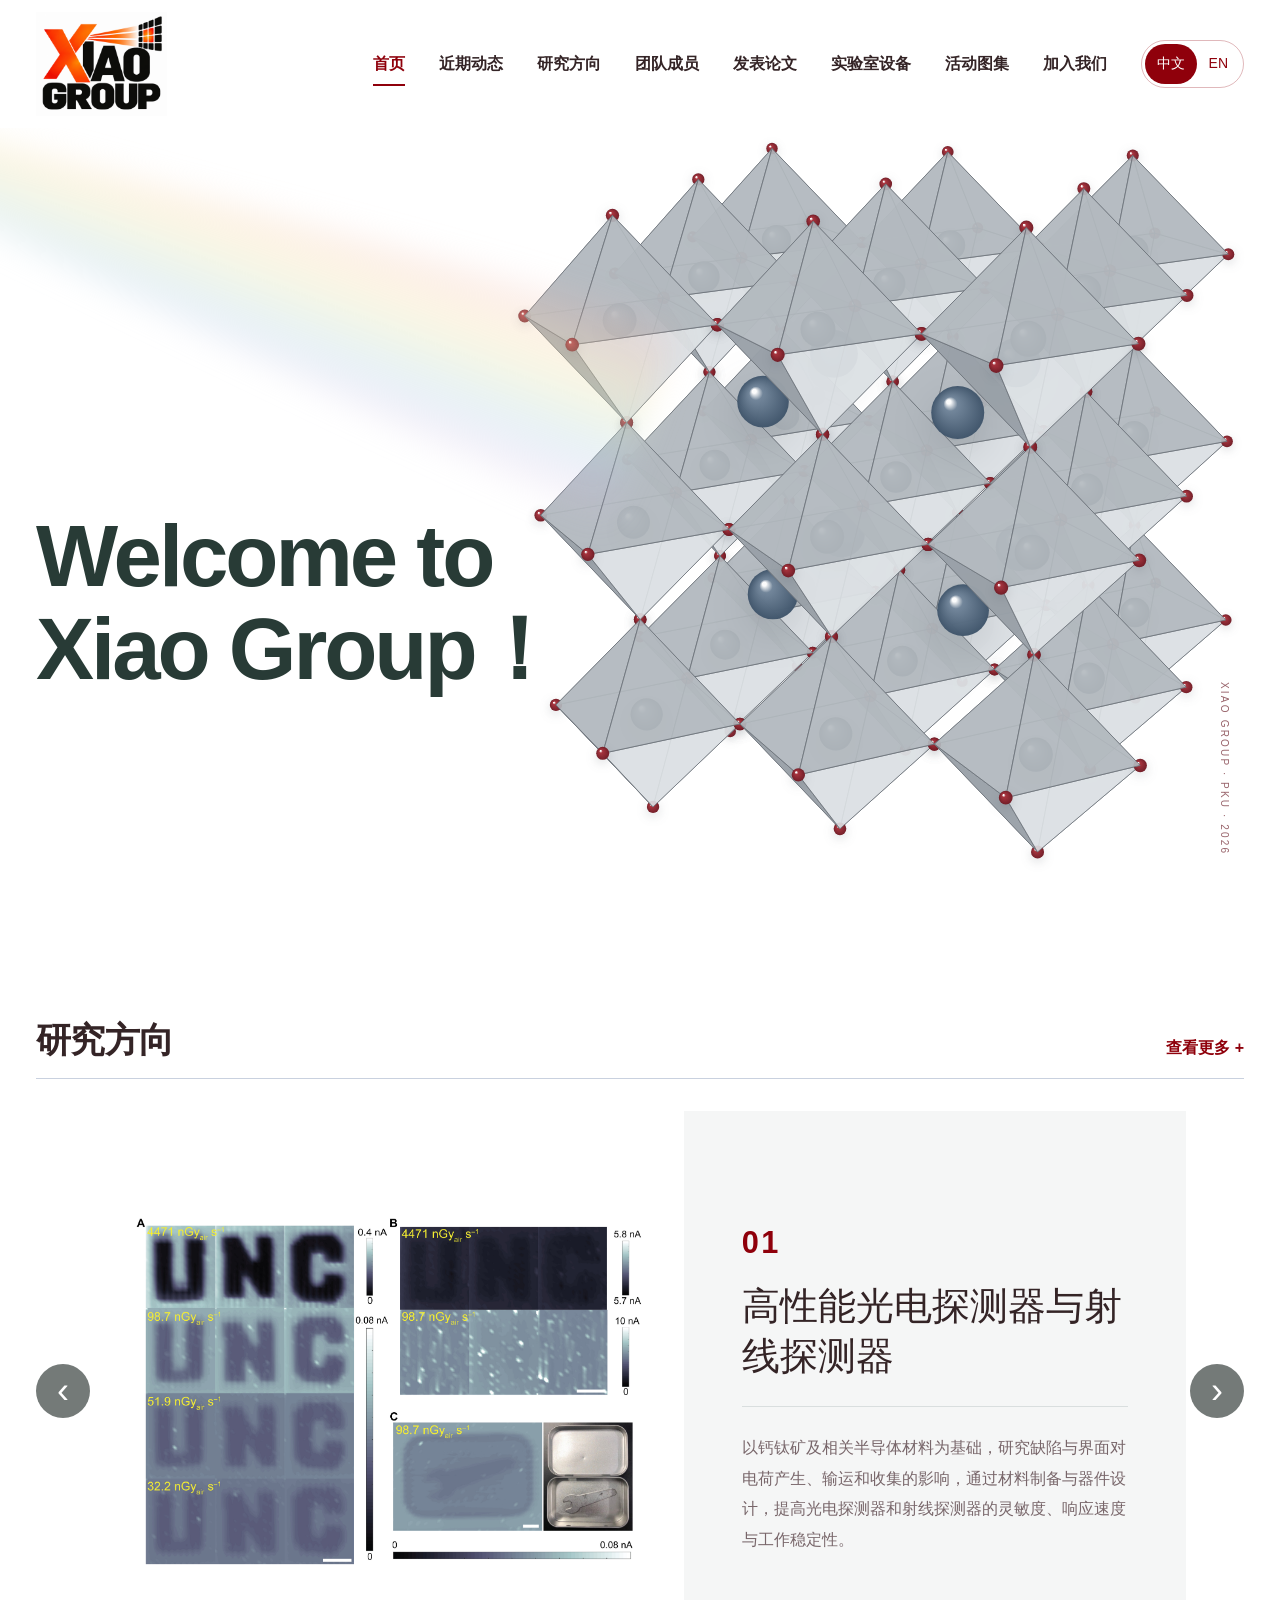
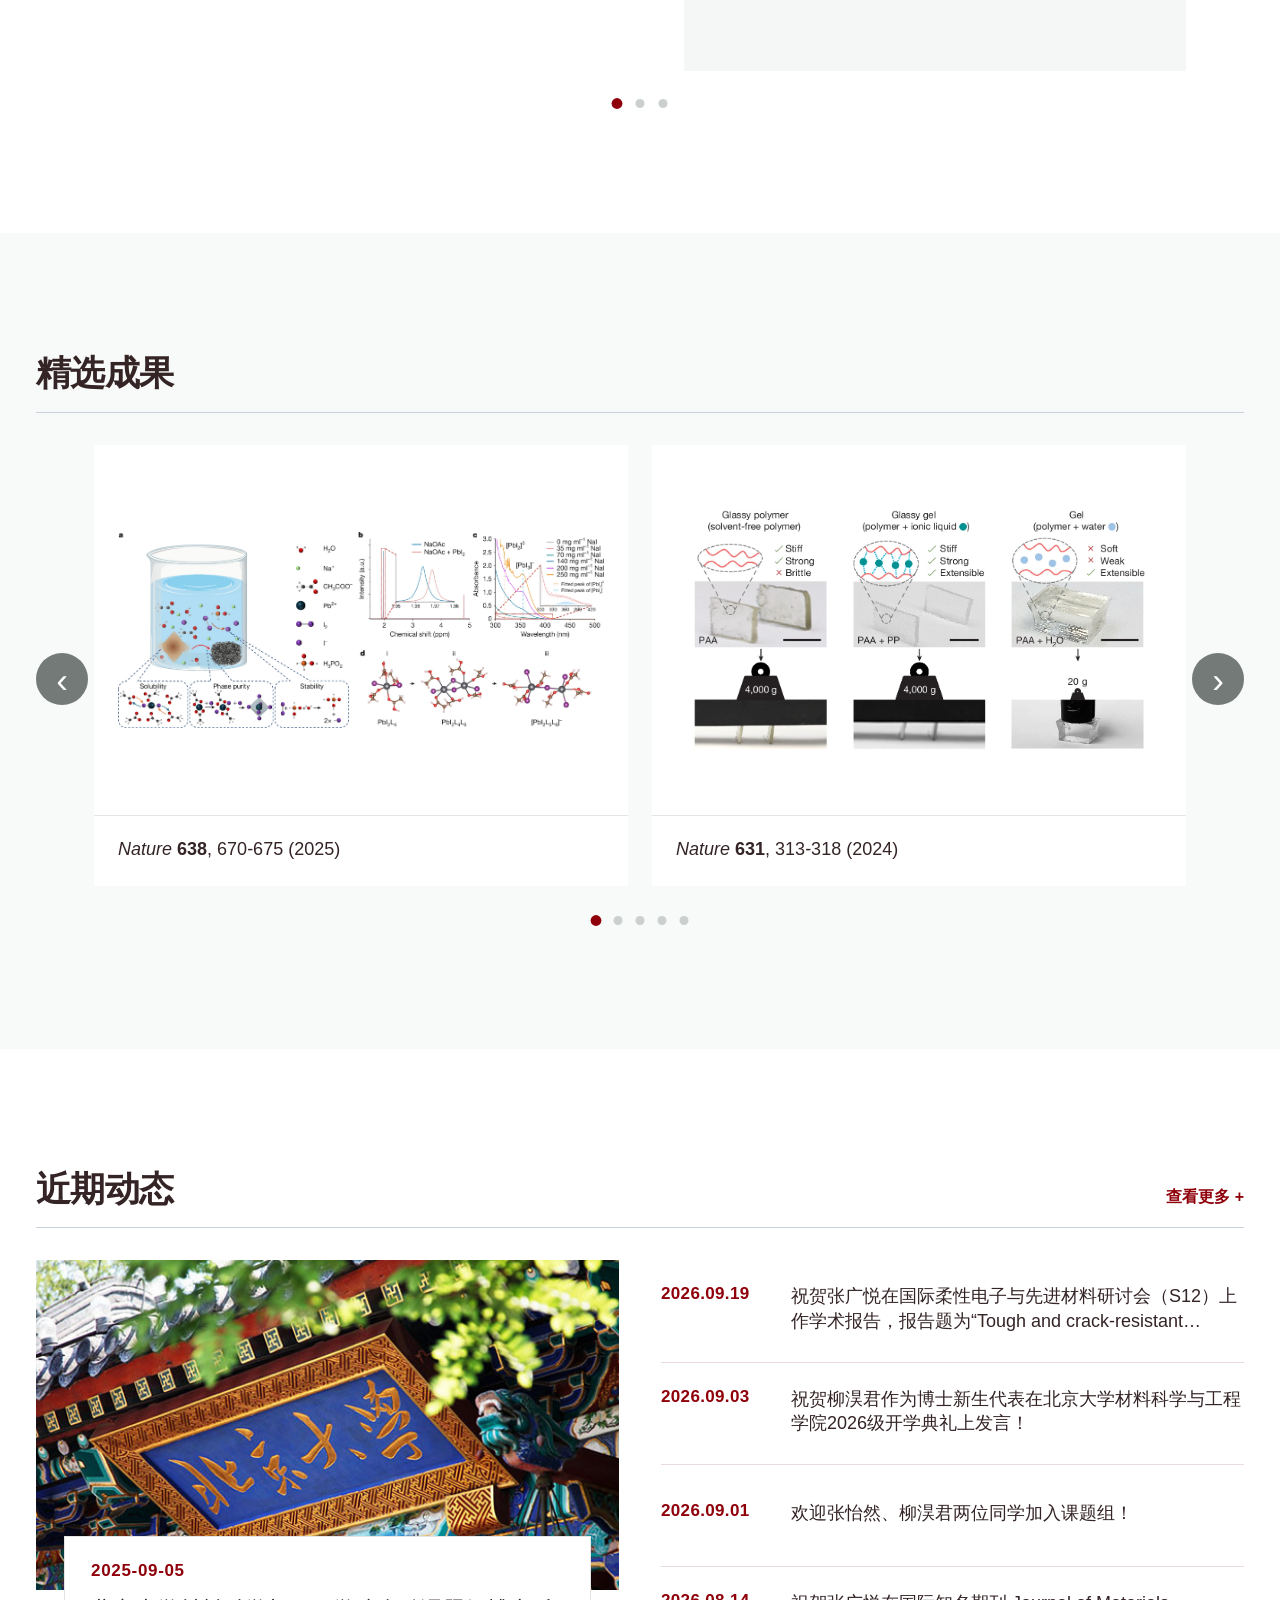
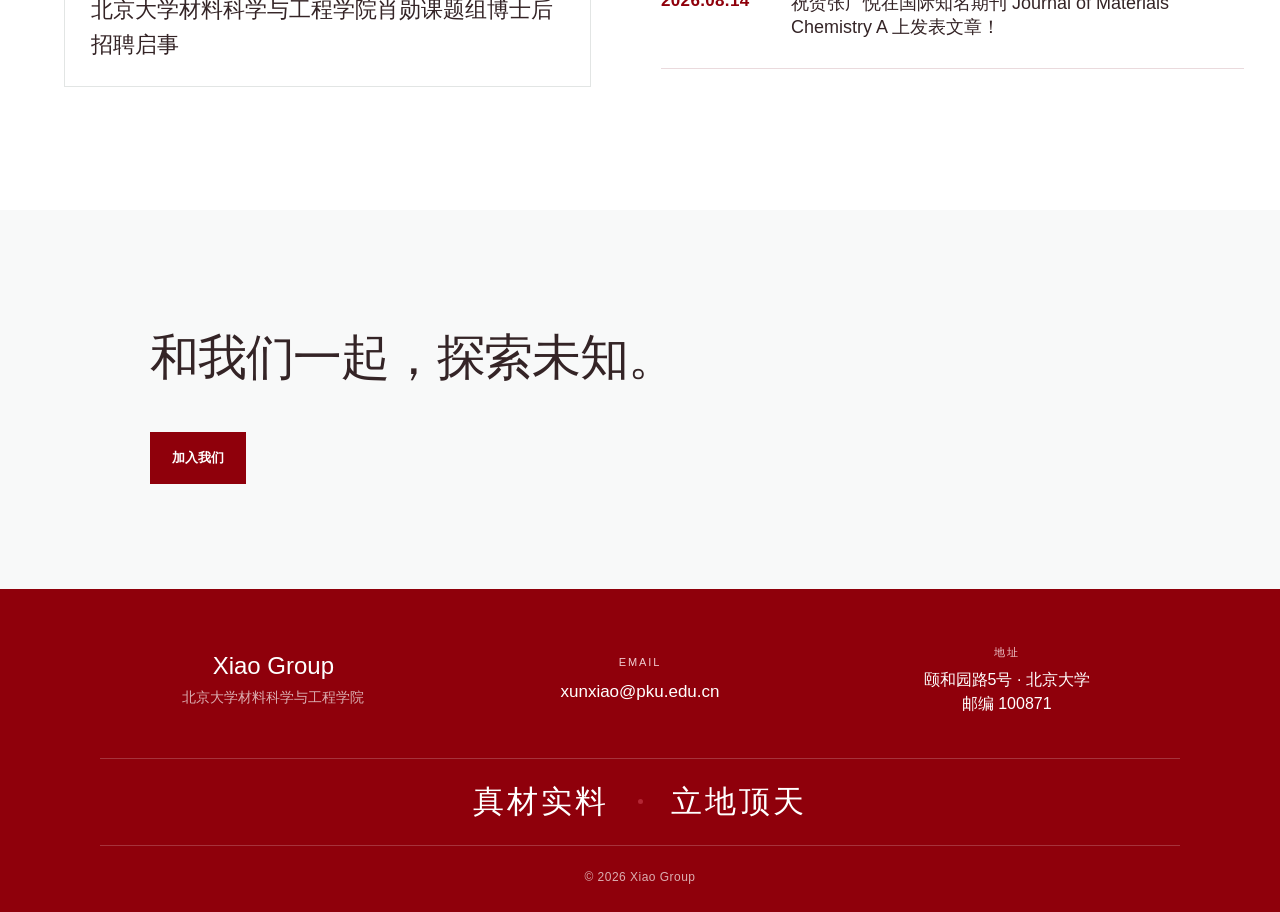
<file: index.html>
<!doctype html>
<html lang="zh-CN" data-lang="zh">
<head>
  <meta charset="utf-8">
  <meta name="viewport" content="width=device-width, initial-scale=1">
  <meta name="description" content="北京大学肖勋课题组">
  <title>北京大学肖勋课题组｜Xiao Group</title>
  <link rel="stylesheet" href="style.css">
</head>
<meta name="msvalidate.01" content="948DA5B9A52A898B25F12C4381811BE3" />
<body class="home-page">
  <section class="hero" id="home">
    <div class="energy-hero" aria-hidden="true"><canvas class="energy-animation" id="energyAnimation"></canvas></div>
    <header><div class="wrap nav">
      <a class="brand" href="#home"><img class="brand-logo" src="assets/xiao-group-logo-v3.png" alt="Xiao Group" width="1600" height="1272"></a>
      <nav id="nav" aria-label="主导航"></nav>
      <div class="lang" role="group" aria-label="语言选择"><button type="button" data-language="zh">中文</button><button type="button" data-language="en">EN</button></div>
    </div></header>
    <div class="wrap hero-content"><div><h1 class="hero-welcome">Welcome to<br>Xiao Group！</h1></div></div>
    <span class="hero-index">XIAO GROUP · PKU · 2026</span>
  </section>

  <main>
    <section class="section research" id="research"><div class="wrap"><div class="section-head research-home-head"><h2 id="researchHeading"></h2><a id="researchMore" href="research.html"></a></div><div class="research-carousel" id="researchGrid"></div></div></section>
    <section class="section featured" id="publications"><div class="wrap"><div class="section-head"><h2 id="publicationHeading"></h2></div><div class="paper-grid" id="paperGrid"></div></div></section>
    <section class="section news" id="news"><div class="wrap"><div class="news-home-head"><h2 id="newsHeading"></h2><a id="newsMore" href="news.html"></a></div><div class="news-layout"><a class="recruit-feature" href="recruitment.html"><img src="assets/recruitment-pku-gate.png" alt="北京大学西门牌匾"><div><time datetime="2025-09-05">2025-09-05</time><h3 id="recruitFeatureTitle"></h3></div></a><div class="news-list" id="newsList"></div></div></div></section>
    <section class="join" id="join"><div class="wrap join-inner"><h2 id="joinHeading"></h2><a class="button red" href="join.html" id="joinLink"></a></div></section>
  </main>

  <footer id="contact"></footer>
  <script src="content.js"></script>
  <script src="main.js"></script>
  <script src="energy-flow.js"></script>
</body>
</html>
</file>
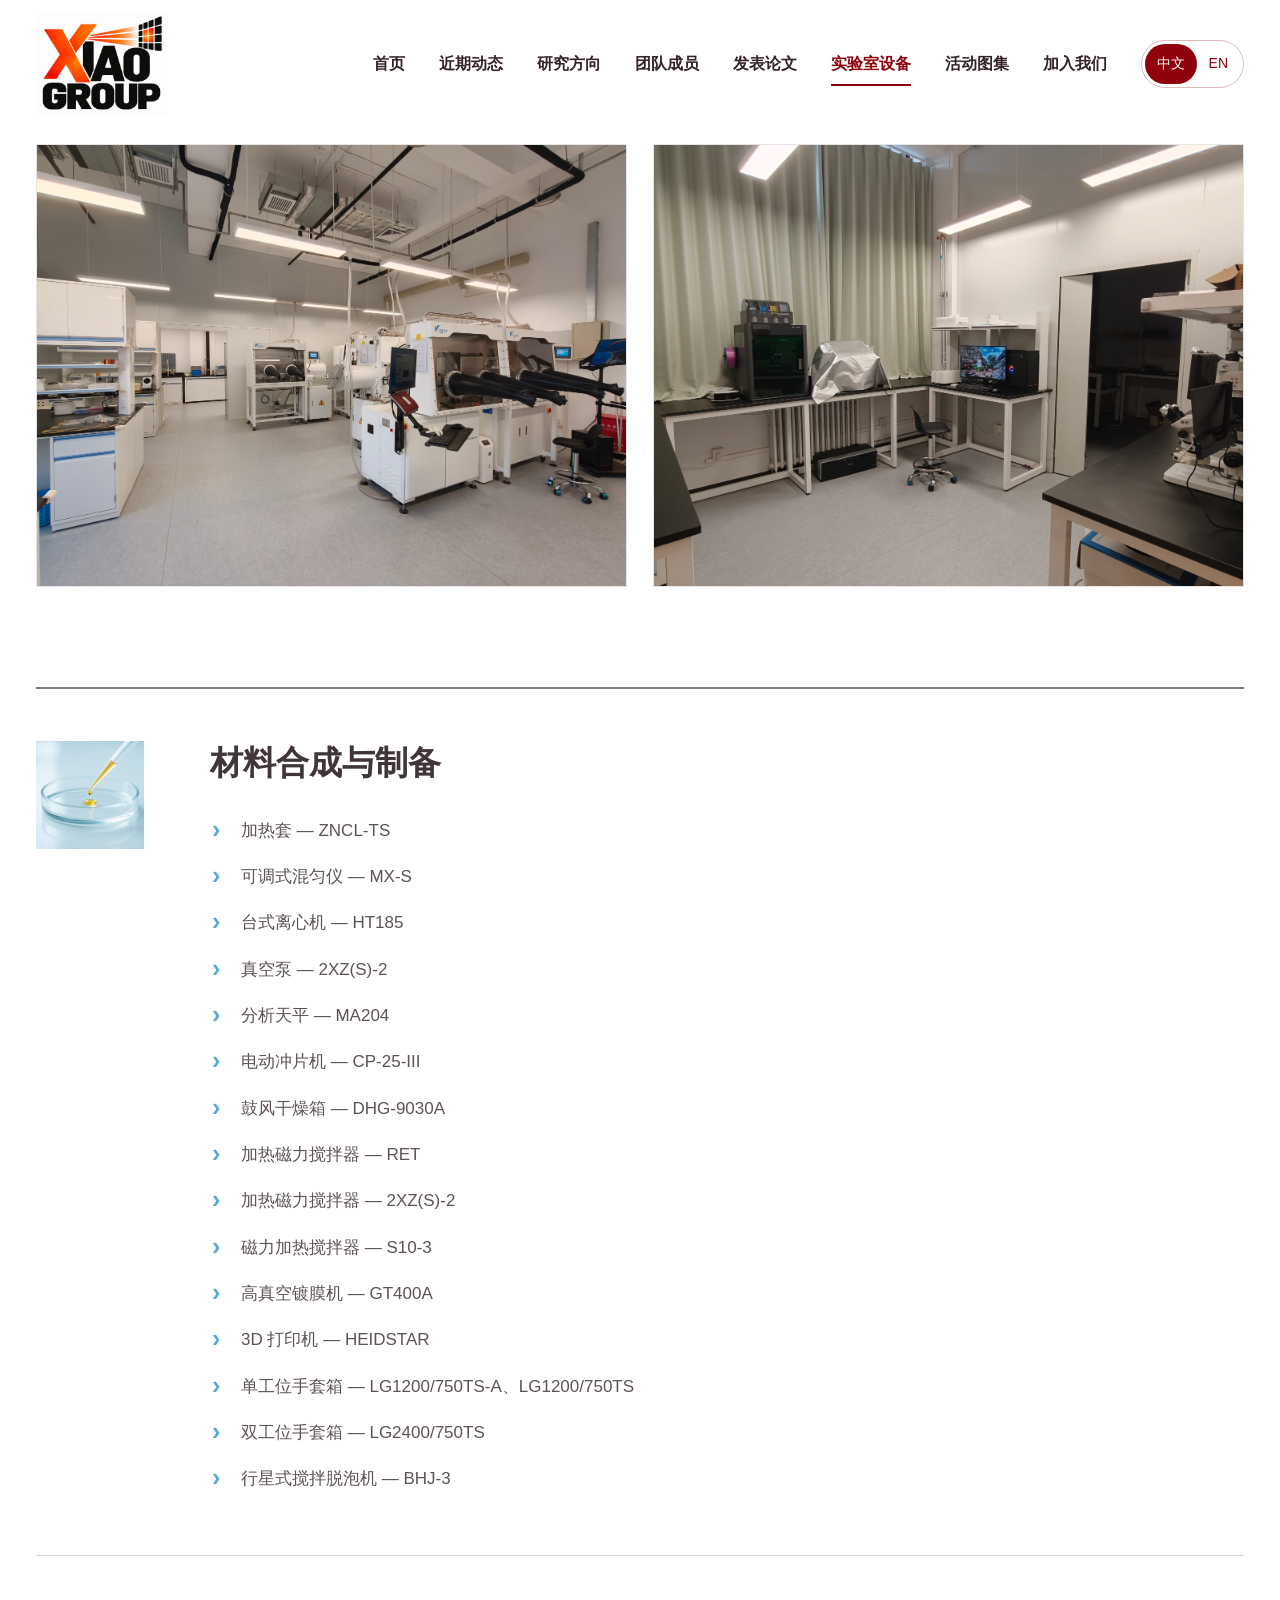
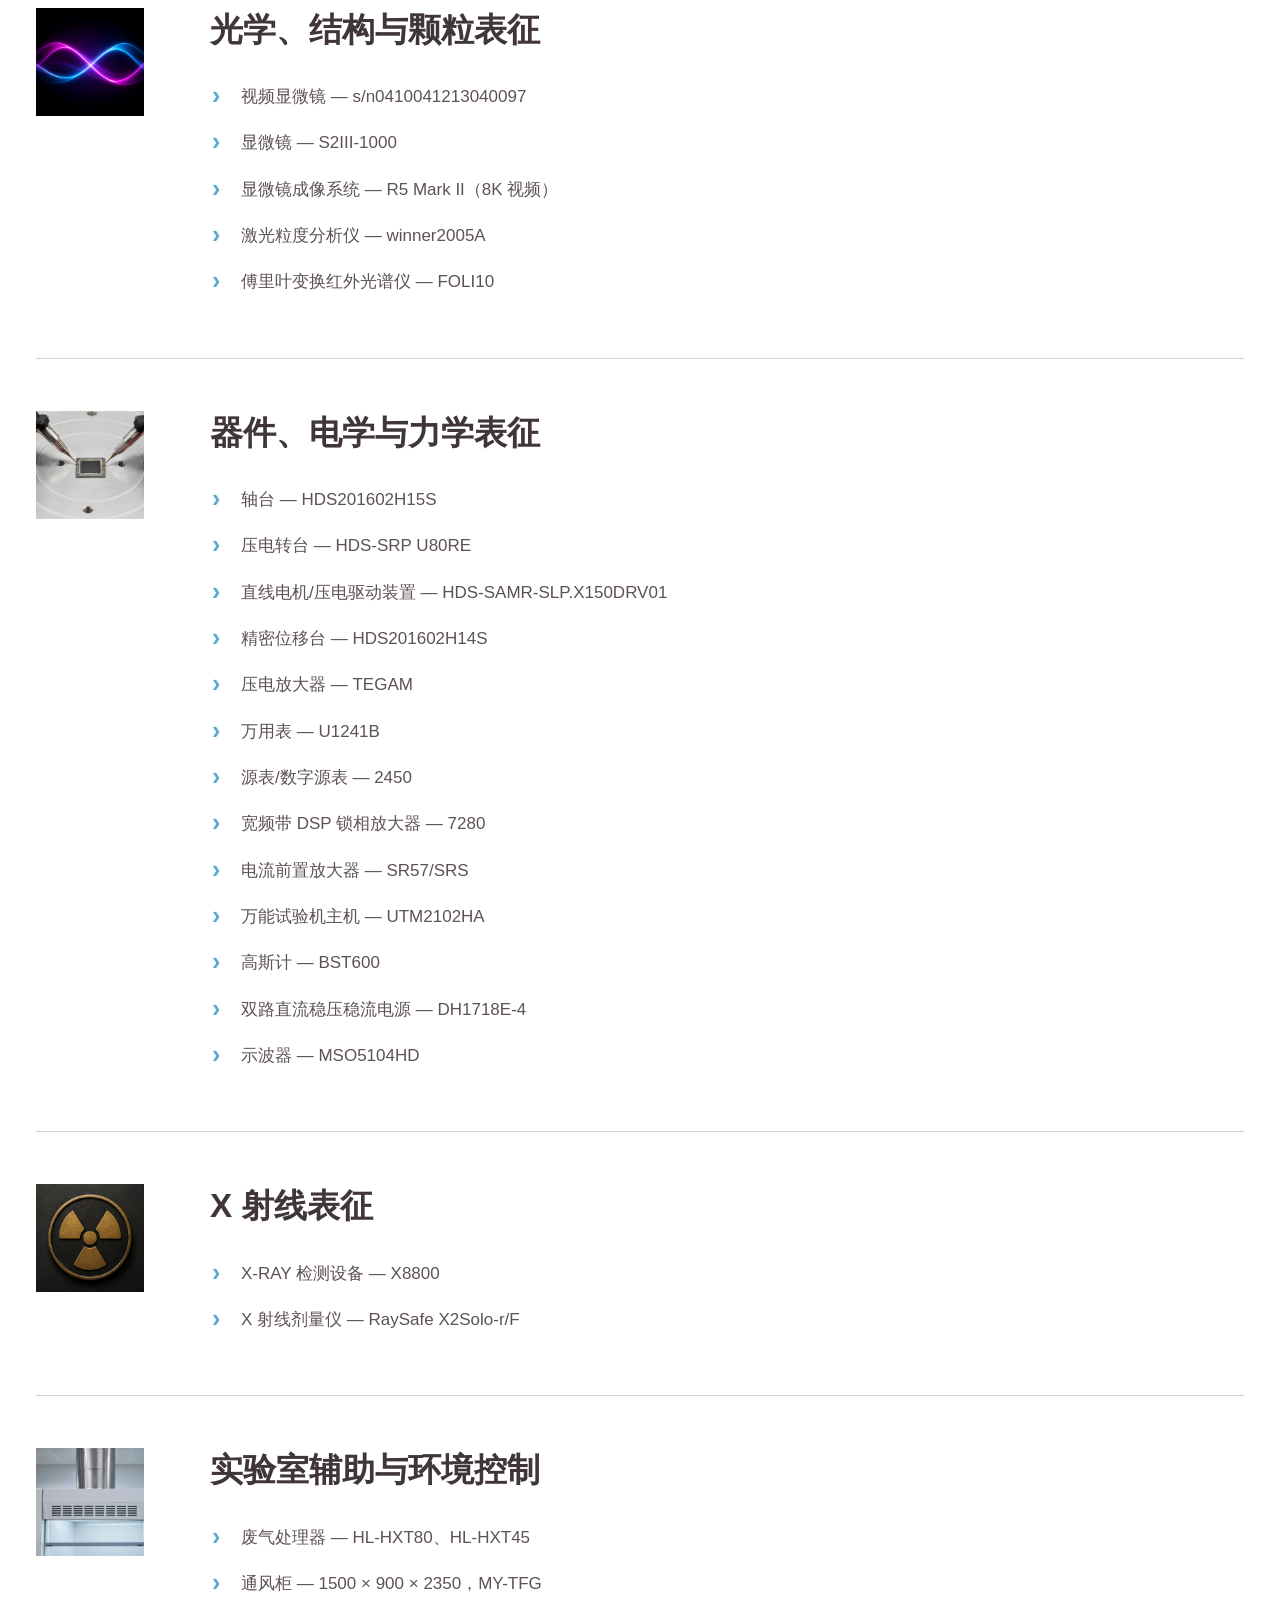
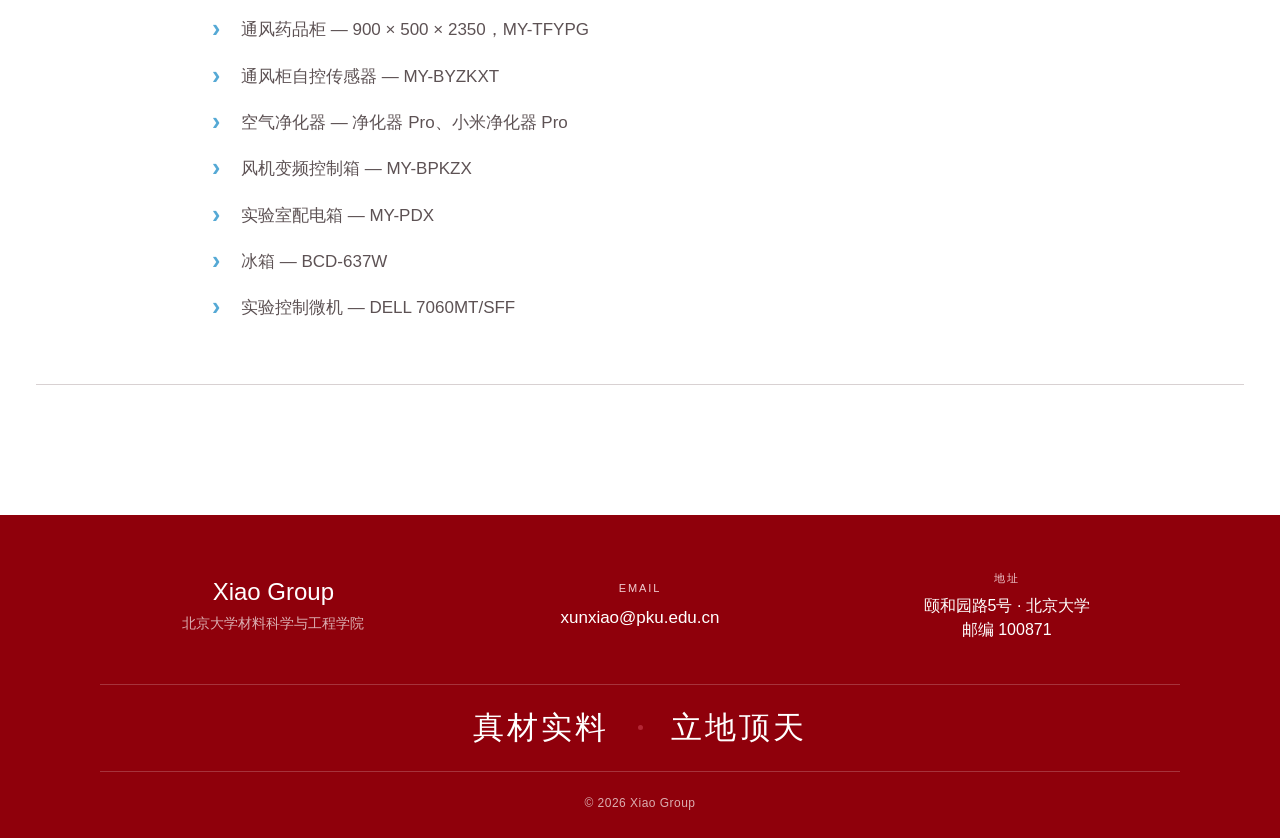
<file: facilities.html>
<!doctype html>
<html lang="zh-CN" data-lang="zh">
<head><meta charset="utf-8"><meta name="viewport" content="width=device-width,initial-scale=1"><title>实验室设备｜肖勋课题组</title><link rel="stylesheet" href="style.css"></head>
<body>
<header class="inner-header"><div class="wrap nav"><a class="brand" href="index.html"><img class="brand-logo" src="assets/xiao-group-logo-v3.png" alt="Xiao Group" width="1600" height="1272"></a><nav class="shared-nav"></nav><div class="lang" role="group"><button data-language="zh">中文</button><button data-language="en">EN</button></div></div></header>
<main>
  <section class="facilities-section"><div class="wrap">
    <div class="lab-photo-grid" aria-label="Laboratory photos">
      <div class="lab-photo"><img src="assets/laboratory-01-v2.jpg" alt="课题组实验室环境与材料制备设备"></div>
      <div class="lab-photo"><img src="assets/laboratory-02-v2.jpg" alt="课题组实验室环境与材料表征设备"></div>
    </div>
    <div class="equipment-list">
      <article class="equipment-category">
        <img class="equipment-marker" src="assets/facility-synthesis.png" alt="材料合成与制备示意图">
        <div class="equipment-content">
          <h2><span data-zh>材料合成与制备</span><span data-en>Material Synthesis &amp; Fabrication</span></h2>
          <ul class="equipment-items">
            <li><span data-zh>加热套 — ZNCL-TS</span><span data-en>Heating mantle — ZNCL-TS</span></li>
            <li><span data-zh>可调式混匀仪 — MX-S</span><span data-en>Adjustable mixer — MX-S</span></li>
            <li><span data-zh>台式离心机 — HT185</span><span data-en>Benchtop centrifuge — HT185</span></li>
            <li><span data-zh>真空泵 — 2XZ(S)-2</span><span data-en>Vacuum pump — 2XZ(S)-2</span></li>
            <li><span data-zh>分析天平 — MA204</span><span data-en>Analytical balance — MA204</span></li>
            <li><span data-zh>电动冲片机 — CP-25-III</span><span data-en>Electric disc punch — CP-25-III</span></li>
            <li><span data-zh>鼓风干燥箱 — DHG-9030A</span><span data-en>Forced-air drying oven — DHG-9030A</span></li>
            <li><span data-zh>加热磁力搅拌器 — RET</span><span data-en>Heating magnetic stirrer — RET</span></li>
            <li><span data-zh>加热磁力搅拌器 — 2XZ(S)-2</span><span data-en>Heating magnetic stirrer — 2XZ(S)-2</span></li>
            <li><span data-zh>磁力加热搅拌器 — S10-3</span><span data-en>Magnetic heating stirrer — S10-3</span></li>
            <li><span data-zh>高真空镀膜机 — GT400A</span><span data-en>High-vacuum coating system — GT400A</span></li>
            <li><span data-zh>3D 打印机 — HEIDSTAR</span><span data-en>3D printer — HEIDSTAR</span></li>
            <li><span data-zh>单工位手套箱 — LG1200/750TS-A、LG1200/750TS</span><span data-en>Single-workstation glovebox — LG1200/750TS-A and LG1200/750TS</span></li>
            <li><span data-zh>双工位手套箱 — LG2400/750TS</span><span data-en>Dual-workstation glovebox — LG2400/750TS</span></li>
            <li><span data-zh>行星式搅拌脱泡机 — BHJ-3</span><span data-en>Planetary mixing and defoaming machine — BHJ-3</span></li>
          </ul>
        </div>
      </article>
      <article class="equipment-category">
        <img class="equipment-marker" src="assets/facility-optical.png" alt="光学与材料表征示意图">
        <div class="equipment-content">
          <h2><span data-zh>光学、结构与颗粒表征</span><span data-en>Optical, Structural &amp; Particle Characterization</span></h2>
          <ul class="equipment-items">
            <li><span data-zh>视频显微镜 — s/n0410041213040097</span><span data-en>Video microscope — s/n0410041213040097</span></li>
            <li><span data-zh>显微镜 — S2III-1000</span><span data-en>Microscope — S2III-1000</span></li>
            <li><span data-zh>显微镜成像系统 — R5 Mark II（8K 视频）</span><span data-en>Microscope imaging system — R5 Mark II (8K video)</span></li>
            <li><span data-zh>激光粒度分析仪 — winner2005A</span><span data-en>Laser particle size analyzer — winner2005A</span></li>
            <li><span data-zh>傅里叶变换红外光谱仪 — FOLI10</span><span data-en>Fourier transform infrared spectrometer — FOLI10</span></li>
          </ul>
        </div>
      </article>
      <article class="equipment-category">
        <img class="equipment-marker" src="assets/facility-device.png" alt="器件电学与力学表征示意图">
        <div class="equipment-content">
          <h2><span data-zh>器件、电学与力学表征</span><span data-en>Device, Electrical &amp; Mechanical Characterization</span></h2>
          <ul class="equipment-items">
            <li><span data-zh>轴台 — HDS201602H15S</span><span data-en>Motorized stage — HDS201602H15S</span></li>
            <li><span data-zh>压电转台 — HDS-SRP U80RE</span><span data-en>Piezoelectric rotation stage — HDS-SRP U80RE</span></li>
            <li><span data-zh>直线电机/压电驱动装置 — HDS-SAMR-SLP.X150DRV01</span><span data-en>Linear motor / piezo drive system — HDS-SAMR-SLP.X150DRV01</span></li>
            <li><span data-zh>精密位移台 — HDS201602H14S</span><span data-en>Precision translation stage — HDS201602H14S</span></li>
            <li><span data-zh>压电放大器 — TEGAM</span><span data-en>Piezoelectric amplifier — TEGAM</span></li>
            <li><span data-zh>万用表 — U1241B</span><span data-en>Digital multimeter — U1241B</span></li>
            <li><span data-zh>源表/数字源表 — 2450</span><span data-en>Source meter / digital source meter — 2450</span></li>
            <li><span data-zh>宽频带 DSP 锁相放大器 — 7280</span><span data-en>Broadband DSP lock-in amplifier — 7280</span></li>
            <li><span data-zh>电流前置放大器 — SR57/SRS</span><span data-en>Current preamplifier — SR57/SRS</span></li>
            <li><span data-zh>万能试验机主机 — UTM2102HA</span><span data-en>Universal testing machine — UTM2102HA</span></li>
            <li><span data-zh>高斯计 — BST600</span><span data-en>Gauss meter — BST600</span></li>
            <li><span data-zh>双路直流稳压稳流电源 — DH1718E-4</span><span data-en>Dual-channel DC regulated power supply — DH1718E-4</span></li>
            <li><span data-zh>示波器 — MSO5104HD</span><span data-en>Oscilloscope — MSO5104HD</span></li>
          </ul>
        </div>
      </article>
      <article class="equipment-category">
        <img class="equipment-marker" src="assets/facility-xray-v2.png" alt="X 射线表征示意图">
        <div class="equipment-content">
          <h2><span data-zh>X 射线表征</span><span data-en>X-ray Characterization</span></h2>
          <ul class="equipment-items">
            <li><span data-zh>X-RAY 检测设备 — X8800</span><span data-en>X-ray detection equipment — X8800</span></li>
            <li><span data-zh>X 射线剂量仪 — RaySafe X2Solo-r/F</span><span data-en>X-ray dosimeter — RaySafe X2Solo-r/F</span></li>
          </ul>
        </div>
      </article>
      <article class="equipment-category">
        <img class="equipment-marker" src="assets/facility-support.png" alt="实验室环境控制示意图">
        <div class="equipment-content">
          <h2><span data-zh>实验室辅助与环境控制</span><span data-en>Laboratory Support &amp; Environmental Control</span></h2>
          <ul class="equipment-items">
            <li><span data-zh>废气处理器 — HL-HXT80、HL-HXT45</span><span data-en>Exhaust gas treatment unit — HL-HXT80 and HL-HXT45</span></li>
            <li><span data-zh>通风柜 — 1500 × 900 × 2350，MY-TFG</span><span data-en>Fume hood — 1500 × 900 × 2350, MY-TFG</span></li>
            <li><span data-zh>通风药品柜 — 900 × 500 × 2350，MY-TFYPG</span><span data-en>Ventilated chemical cabinet — 900 × 500 × 2350, MY-TFYPG</span></li>
            <li><span data-zh>通风柜自控传感器 — MY-BYZKXT</span><span data-en>Fume hood automatic-control sensor — MY-BYZKXT</span></li>
            <li><span data-zh>空气净化器 — 净化器 Pro、小米净化器 Pro</span><span data-en>Air purifier — Purifier Pro and Xiaomi Air Purifier Pro</span></li>
            <li><span data-zh>风机变频控制箱 — MY-BPKZX</span><span data-en>Fan variable-frequency control cabinet — MY-BPKZX</span></li>
            <li><span data-zh>实验室配电箱 — MY-PDX</span><span data-en>Laboratory distribution box — MY-PDX</span></li>
            <li><span data-zh>冰箱 — BCD-637W</span><span data-en>Refrigerator — BCD-637W</span></li>
            <li><span data-zh>实验控制微机 — DELL 7060MT/SFF</span><span data-en>Laboratory control computer — DELL 7060MT/SFF</span></li>
          </ul>
        </div>
      </article>
    </div>
  </div></section>
</main>
<footer></footer><script src="content.js"></script><script src="inner.js"></script>
</body>
</html>
</file>
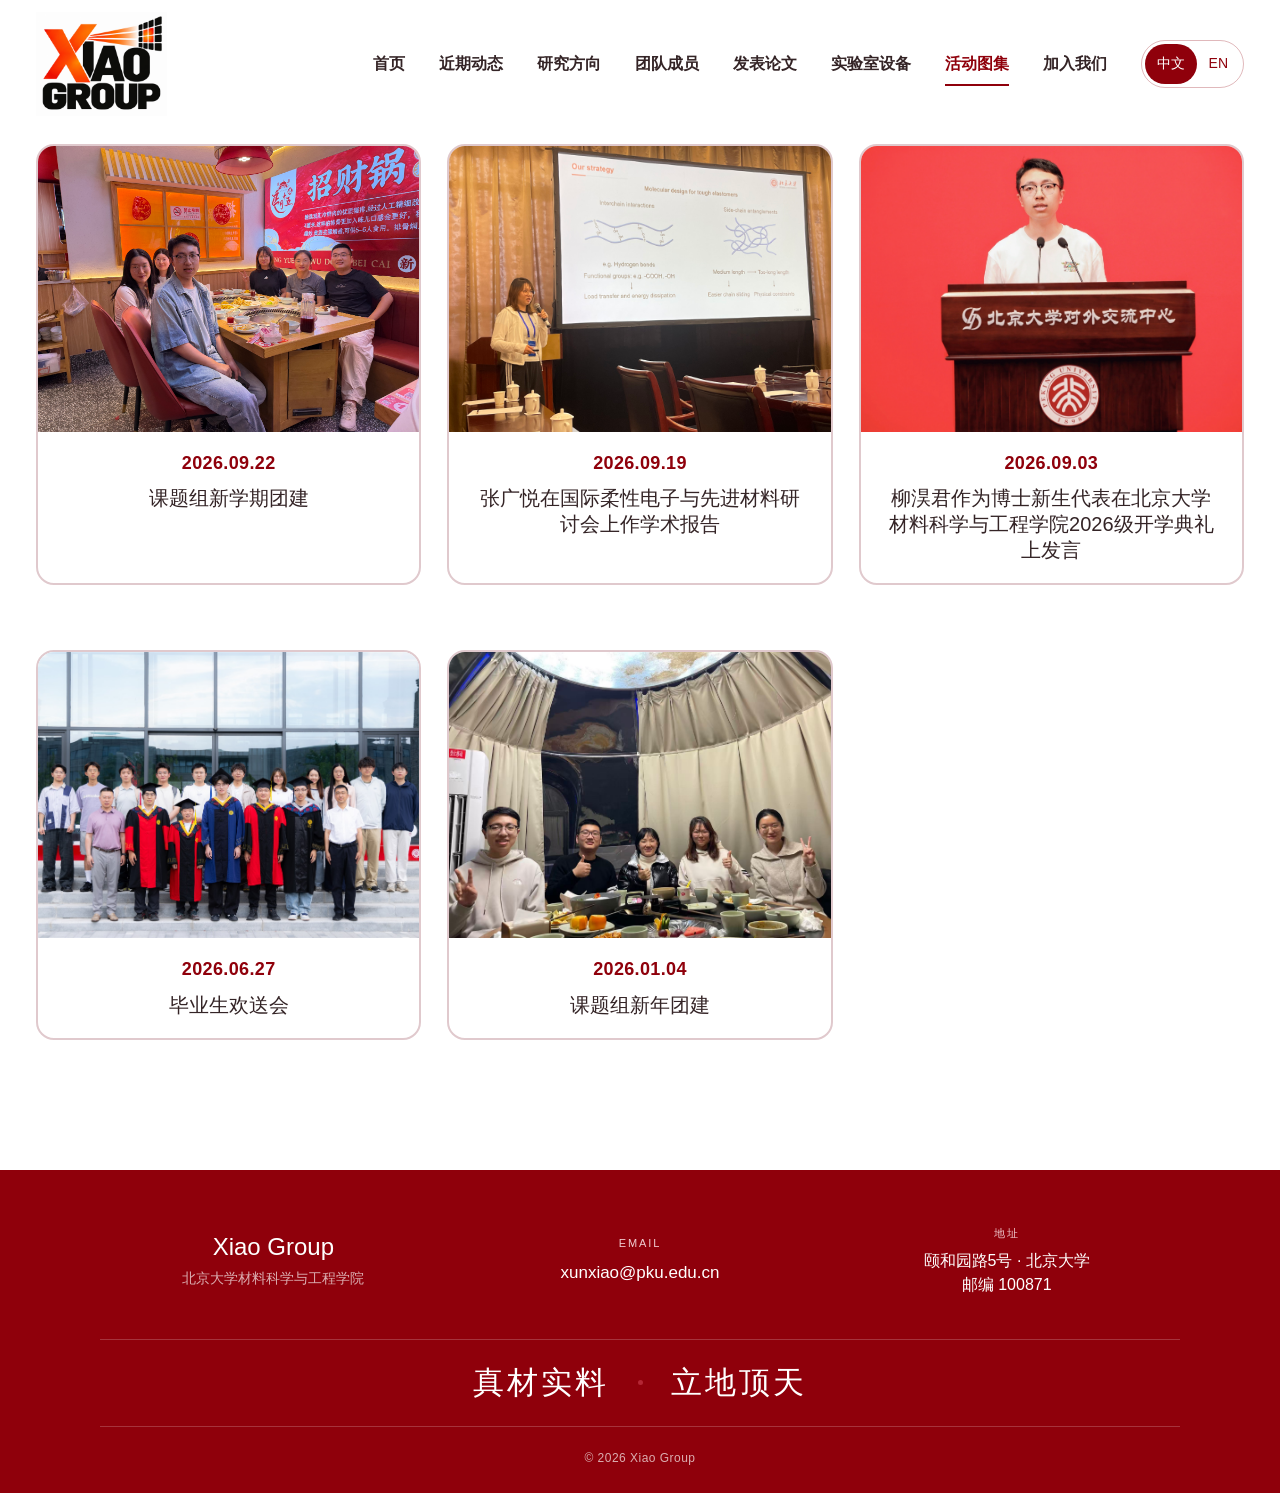
<file: gallery.html>
<!doctype html><html lang="zh-CN" data-lang="zh"><head><meta charset="utf-8"><meta name="viewport" content="width=device-width,initial-scale=1"><title>活动图集｜肖勋课题组</title><link rel="stylesheet" href="style.css"></head><body>
<header class="inner-header"><div class="wrap nav"><a class="brand" href="index.html"><img class="brand-logo" src="assets/xiao-group-logo-v3.png" alt="Xiao Group" width="1600" height="1272"></a><nav class="shared-nav"></nav><div class="lang" role="group"><button data-language="zh">中文</button><button data-language="en">EN</button></div></div></header>
<main>
<section class="gallery-section"><div class="wrap gallery-grid">
  <article class="gallery-card"><div class="gallery-photo has-image"><img src="assets/gallery-2026-fall-gathering.jpg" alt="2026年9月22日课题组新学期团建合影"></div><div class="gallery-copy"><time datetime="2026-09-22">2026.09.22</time><h2><span data-zh>课题组新学期团建</span><span data-en>New Semester Group Gathering</span></h2></div></article>
  <article class="gallery-card"><div class="gallery-photo has-image"><img src="assets/gallery-2026-guangyue-zhang-talk.jpg" alt="张广悦在国际柔性电子与先进材料研讨会上作学术报告"></div><div class="gallery-copy"><time datetime="2026-09-19">2026.09.19</time><h2><span data-zh>张广悦在国际柔性电子与先进材料研讨会上作学术报告</span><span data-en>Guangyue Zhang Presents at the International Symposium on Flexible Electronics &amp; Advanced Materials</span></h2></div></article>
  <article class="gallery-card"><div class="gallery-photo has-image"><img src="assets/gallery-2026-opening-ceremony.jpg" alt="柳淏君作为博士新生代表在北京大学材料科学与工程学院2026级开学典礼上发言"></div><div class="gallery-copy"><time datetime="2026-09-03">2026.09.03</time><h2><span data-zh>柳淏君作为博士新生代表在北京大学材料科学与工程学院2026级开学典礼上发言</span><span data-en>Haojun Liu Speaks as a Representative of Incoming Doctoral Students at the 2026 Opening Ceremony of the School of Materials Science and Engineering, Peking University</span></h2></div></article>
  <article class="gallery-card"><div class="gallery-photo has-image"><img src="assets/gallery-2026-graduation.jpg" alt="2026年毕业生欢送会课题组合影"></div><div class="gallery-copy"><time datetime="2026-06-27">2026.06.27</time><h2><span data-zh>毕业生欢送会</span><span data-en>Graduation Farewell</span></h2></div></article>
  <article class="gallery-card"><div class="gallery-photo has-image"><img src="assets/gallery-2026-new-year.jpg" alt="2026年课题组新年团建合影"></div><div class="gallery-copy"><time datetime="2026-01-04">2026.01.04</time><h2><span data-zh>课题组新年团建</span><span data-en>New Year Group Gathering</span></h2></div></article>
</div></section></main><footer></footer><script src="content.js"></script><script src="inner.js"></script></body></html>
</file>
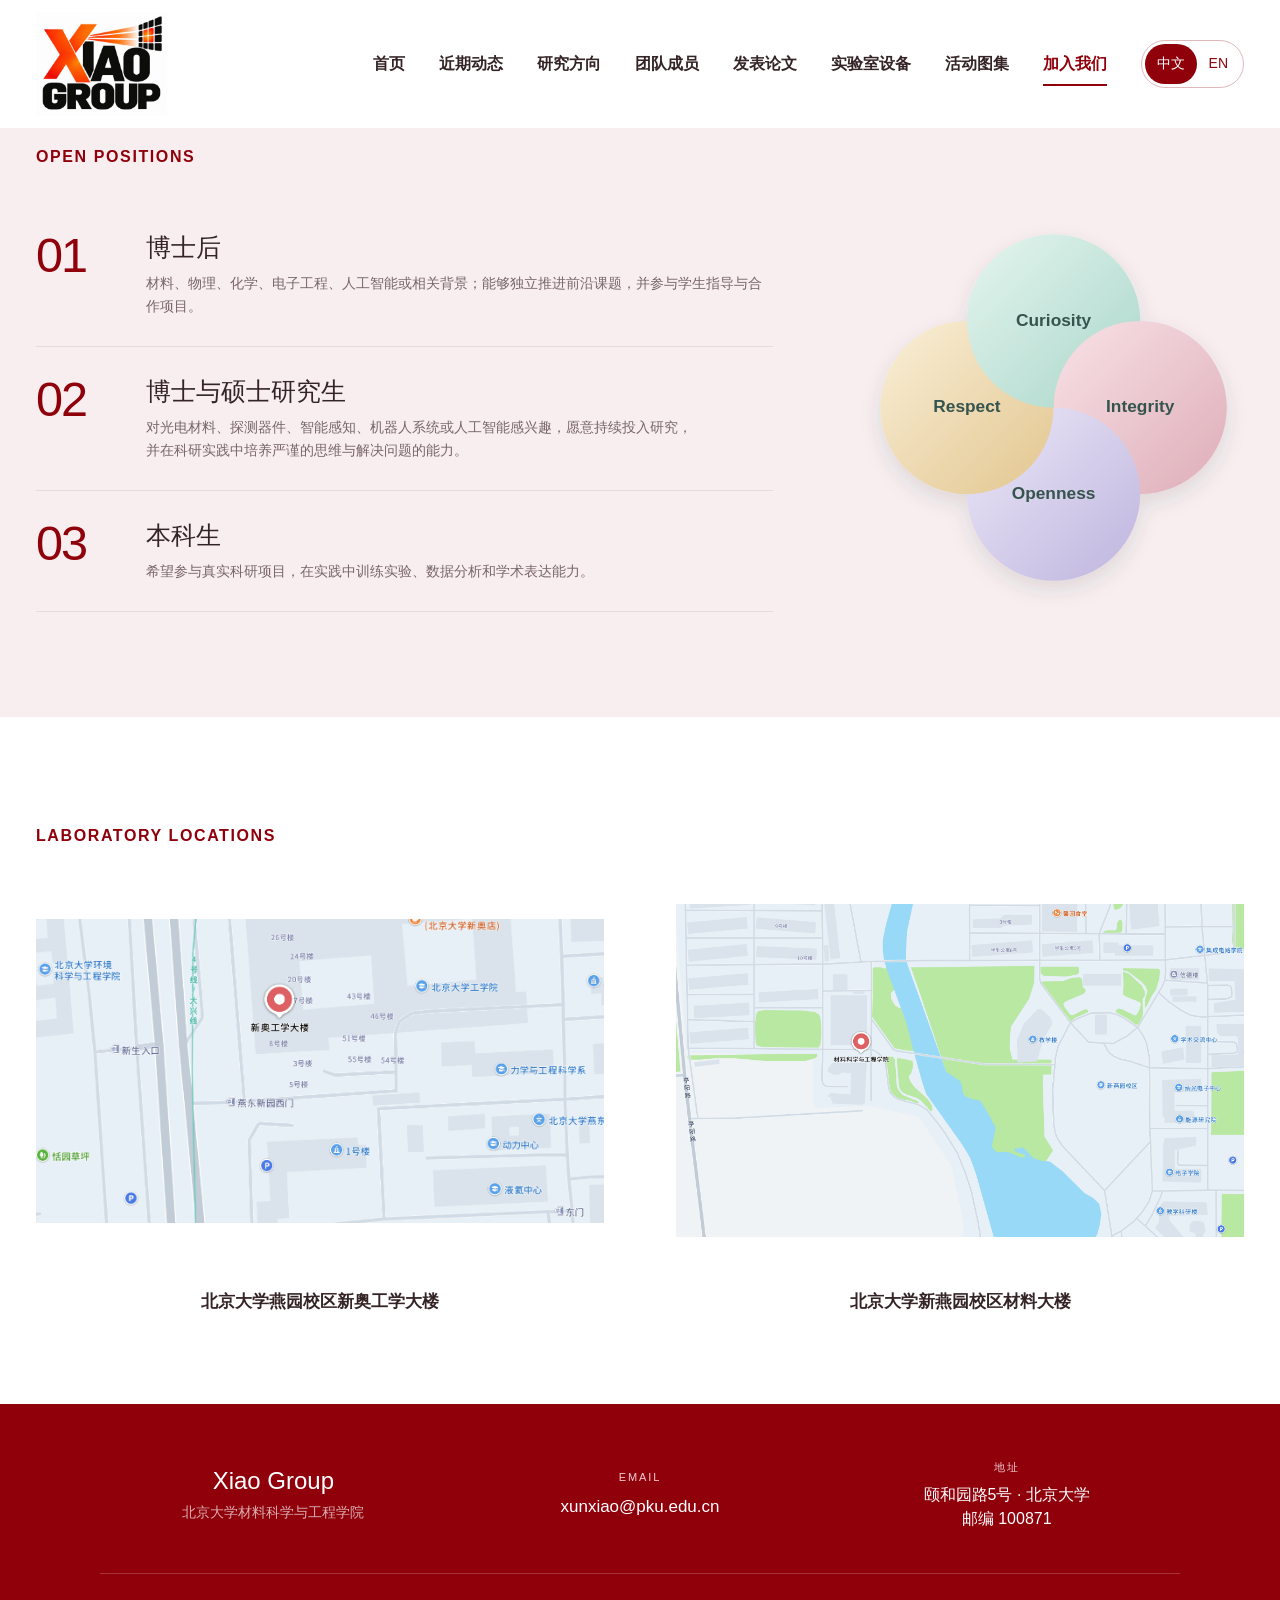
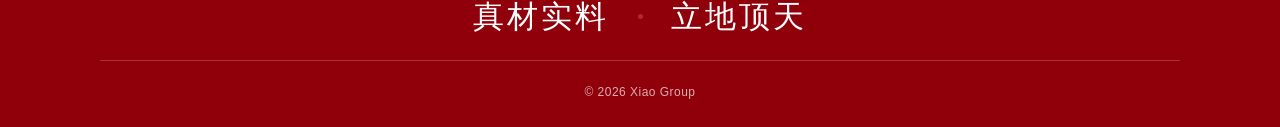
<file: join.html>
<!doctype html><html lang="zh-CN" data-lang="zh"><head><meta charset="utf-8"><meta name="viewport" content="width=device-width,initial-scale=1"><title>加入我们｜肖勋课题组</title><link rel="stylesheet" href="style.css"></head><body>
<header class="inner-header"><div class="wrap nav"><a class="brand" href="index.html"><img class="brand-logo" src="assets/xiao-group-logo-v3.png" alt="Xiao Group" width="1600" height="1272"></a><nav class="shared-nav"></nav><div class="lang"><button data-language="zh">中文</button><button data-language="en">EN</button></div></div></header>
<main>
<section class="recruit-brief"><div class="wrap"><p class="kicker recruit-kicker">Open Positions</p><div class="recruit-layout"><div class="position-list">
<article><span>01</span><div><h3><span data-zh>博士后</span><span data-en>Postdoctoral Fellows</span></h3><p><span data-zh>材料、物理、化学、电子工程、人工智能或相关背景；能够独立推进前沿课题，并参与学生指导与合作项目。</span><span data-en>Background in materials, physics, chemistry, electronic engineering, artificial intelligence or related fields; able to lead frontier projects and mentor students.</span></p></div></article>
<article><span>02</span><div><h3><span data-zh>博士与硕士研究生</span><span data-en>Graduate Students</span></h3><p><span data-zh>对光电材料、探测器件、智能感知、机器人系统或人工智能感兴趣，愿意持续投入研究，<br>并在科研实践中培养严谨的思维与解决问题的能力。</span><span data-en>Interest in optoelectronic materials, detectors, intelligent sensing, robotics or artificial intelligence, with a commitment to sustained research and rigorous problem-solving.</span></p></div></article>
<article><span>03</span><div><h3><span data-zh>本科生</span><span data-en>Research Assistants & Undergraduates</span></h3><p><span data-zh>希望参与真实科研项目，在实践中训练实验、数据分析和学术表达能力。</span><span data-en>Students seeking hands-on training in experiments, data analysis and scientific communication.</span></p></div></article>
</div><aside class="values-art"><svg class="values-wheel" viewBox="-20 -20 440 440" role="img" aria-labelledby="values-title values-desc"><title id="values-title">Research values</title><desc id="values-desc">Four cyclically interlocking circles representing Curiosity, Integrity, Openness and Respect.</desc><defs><linearGradient id="value-green" x1="0" y1="0" x2="1" y2="1"><stop offset="0" stop-color="#e4f5ef"/><stop offset="1" stop-color="#a9d6c9"/></linearGradient><linearGradient id="value-pink" x1="0" y1="0" x2="1" y2="1"><stop offset="0" stop-color="#f8e2e6"/><stop offset="1" stop-color="#deadb8"/></linearGradient><linearGradient id="value-purple" x1="0" y1="0" x2="1" y2="1"><stop offset="0" stop-color="#ece8f8"/><stop offset="1" stop-color="#beb5de"/></linearGradient><linearGradient id="value-yellow" x1="0" y1="0" x2="1" y2="1"><stop offset="0" stop-color="#faefd8"/><stop offset="1" stop-color="#e2c68f"/></linearGradient><clipPath id="yellow-circle"><circle cx="100" cy="200" r="100"/></clipPath><filter id="value-shadow" x="-30%" y="-30%" width="160%" height="160%"><feDropShadow dx="0" dy="10" stdDeviation="11" flood-color="#384c47" flood-opacity=".13"/></filter></defs><g filter="url(#value-shadow)"><circle cx="200" cy="100" r="100" fill="url(#value-green)"/><circle cx="300" cy="200" r="100" fill="url(#value-pink)"/><circle cx="200" cy="300" r="100" fill="url(#value-purple)"/><circle cx="100" cy="200" r="100" fill="url(#value-yellow)"/><circle cx="200" cy="100" r="100" fill="url(#value-green)" clip-path="url(#yellow-circle)"/></g><g class="value-labels"><text x="200" y="100">Curiosity</text><text x="300" y="200">Integrity</text><text x="200" y="300">Openness</text><text x="100" y="200">Respect</text></g></svg></aside></div></div></section>
<section class="join-details"><div class="wrap"><p class="kicker">Laboratory Locations</p><div class="details-layout"><figure class="campus-map"><img src="assets/yanyuan-enn-engineering-map-v2.png" alt="北京大学燕园校区新奥工学大楼位置地图"><figcaption><span data-zh>北京大学燕园校区新奥工学大楼</span><span data-en>ENN Engineering Building, Peking University Yanyuan Campus</span></figcaption></figure><figure class="campus-map"><img src="assets/new-yanyuan-materials-map.png" alt="北京大学新燕园校区材料科学与工程学院位置地图"><figcaption><span data-zh>北京大学新燕园校区材料大楼</span><span data-en>Materials Building, Peking University New Yanyuan Campus</span></figcaption></figure></div></div></section>
</main>
<footer></footer><script src="content.js"></script><script src="inner.js"></script></body></html>
</file>
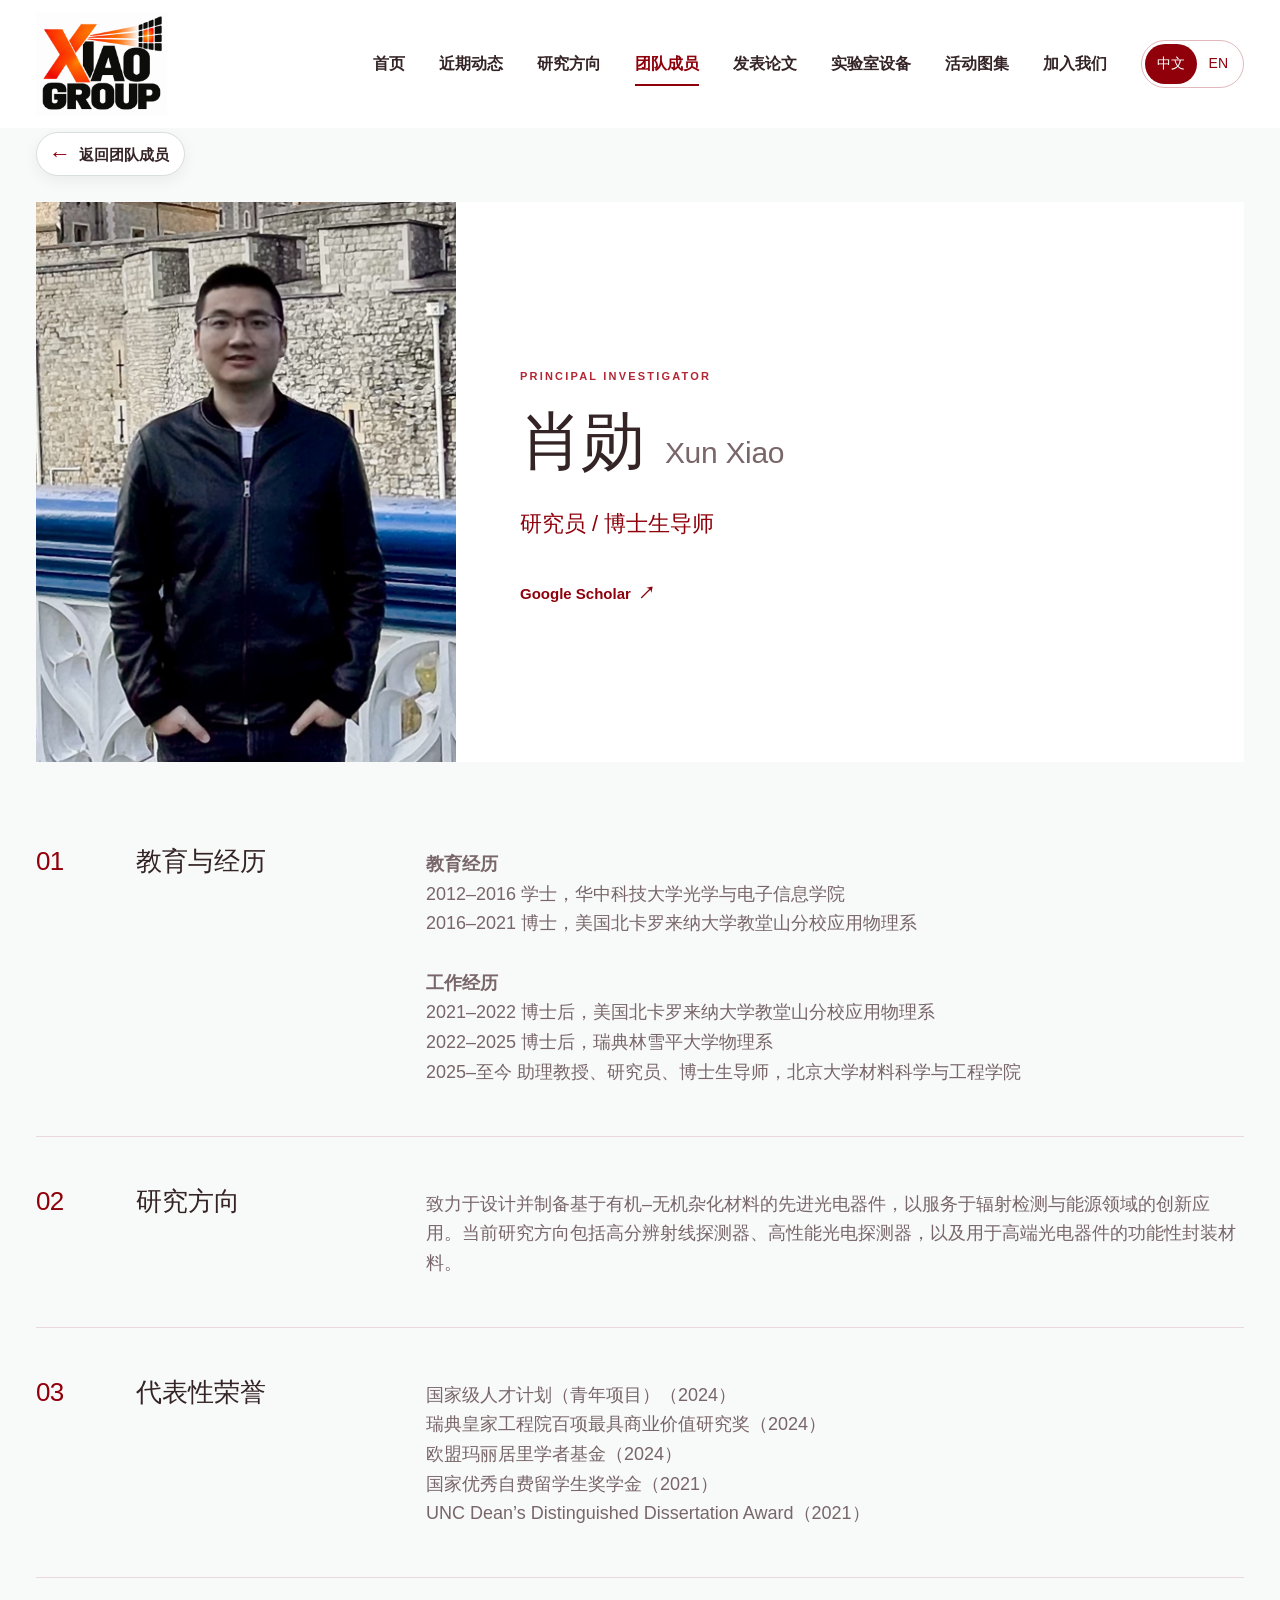
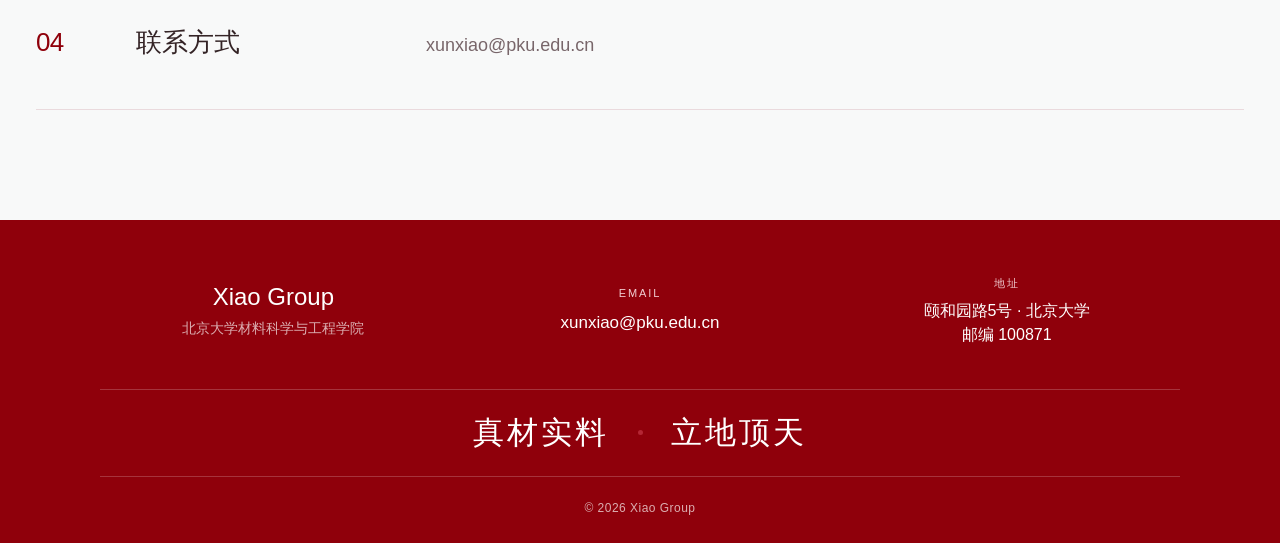
<file: member-detail.html>
<!doctype html>
<html lang="zh-CN" data-lang="zh">
<head><meta charset="utf-8"><meta name="viewport" content="width=device-width,initial-scale=1"><title>成员详情｜肖勋课题组</title><link rel="stylesheet" href="style.css"></head>
<body><header class="inner-header"><div class="wrap nav"><a class="brand" href="index.html"><img class="brand-logo" src="assets/xiao-group-logo-v3.png" alt="Xiao Group" width="1600" height="1272"></a><nav class="shared-nav"></nav><div class="lang"><button data-language="zh">中文</button><button data-language="en">EN</button></div></div></header>
<main class="profile-page"><div class="wrap"><a class="back-link" href="team.html"><span class="back-link-arrow" aria-hidden="true">←</span><span data-zh>返回团队成员</span><span data-en>Back to Group Members</span></a><section id="profile"></section></div></main>
<footer></footer><script src="content.js"></script><script src="member-data.js"></script><script src="inner.js"></script></body></html>
</file>
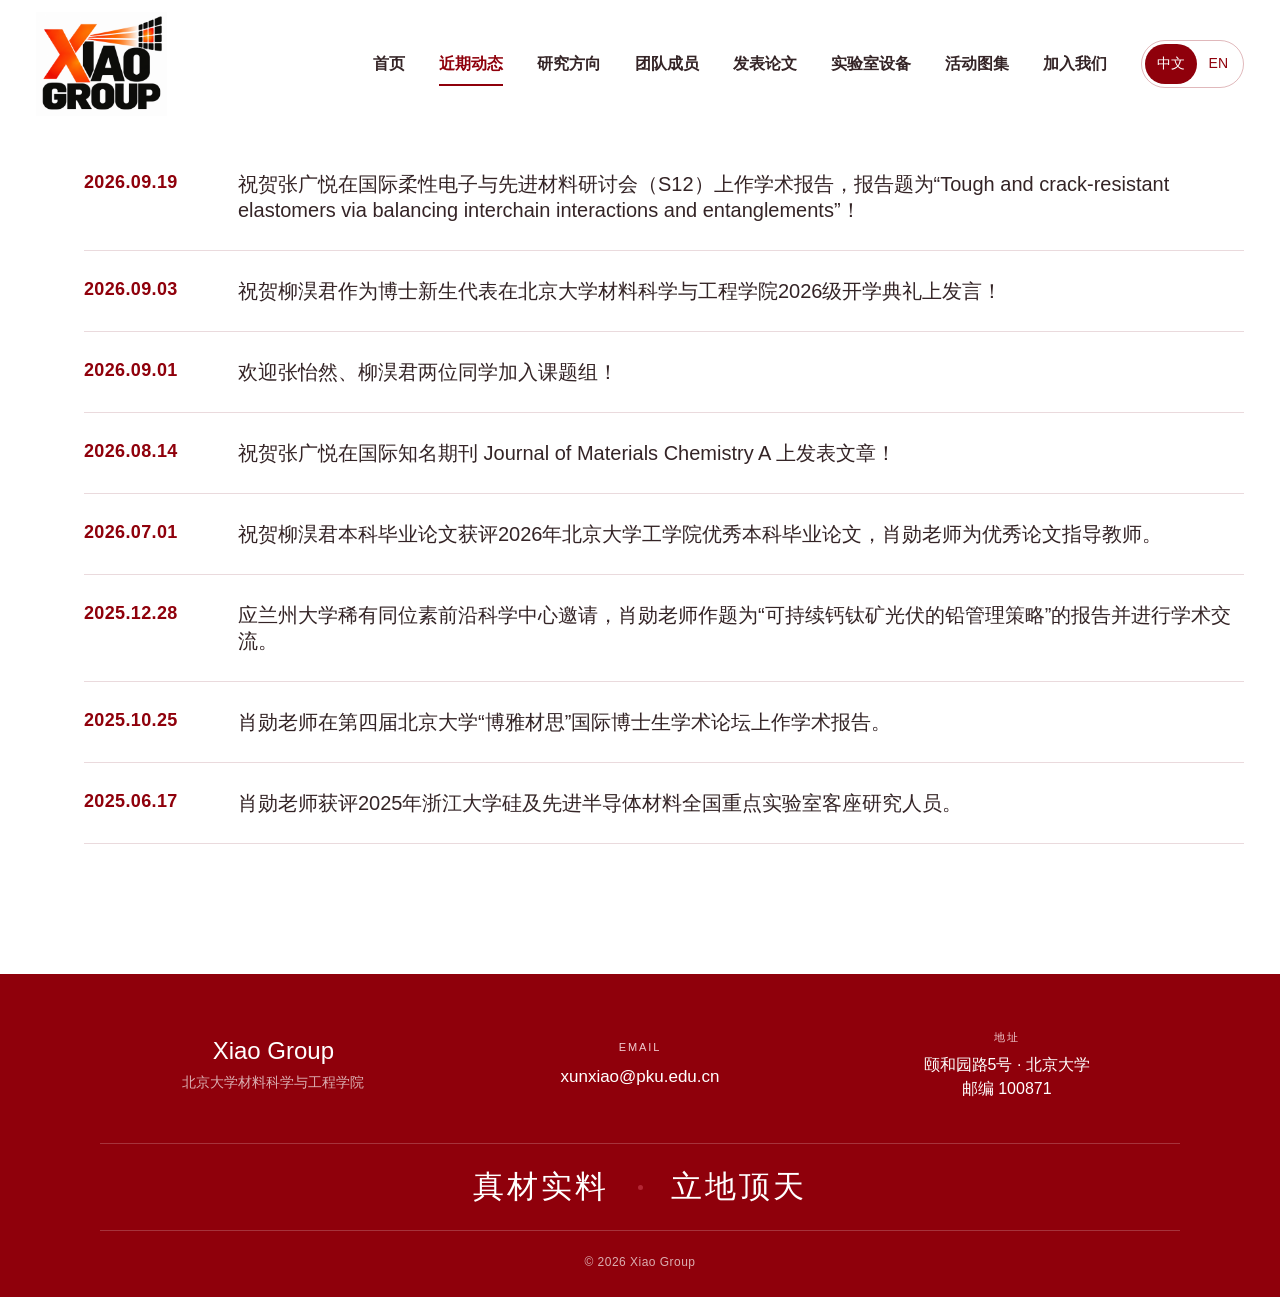
<file: news.html>
<!doctype html>
<html lang="zh-CN" data-lang="zh">
<head><meta charset="utf-8"><meta name="viewport" content="width=device-width,initial-scale=1"><title>近期动态｜肖勋课题组</title><link rel="stylesheet" href="style.css"></head>
<body>
<header class="inner-header"><div class="wrap nav"><a class="brand" href="index.html"><img class="brand-logo" src="assets/xiao-group-logo-v3.png" alt="Xiao Group" width="1600" height="1272"></a><nav class="shared-nav"></nav><div class="lang"><button data-language="zh">中文</button><button data-language="en">EN</button></div></div></header>
<main>
<section class="news-archive"><div class="wrap"><div class="archive-list"></div></div></section></main>
<footer></footer><script src="content.js"></script><script src="inner.js"></script>
</body></html>
</file>
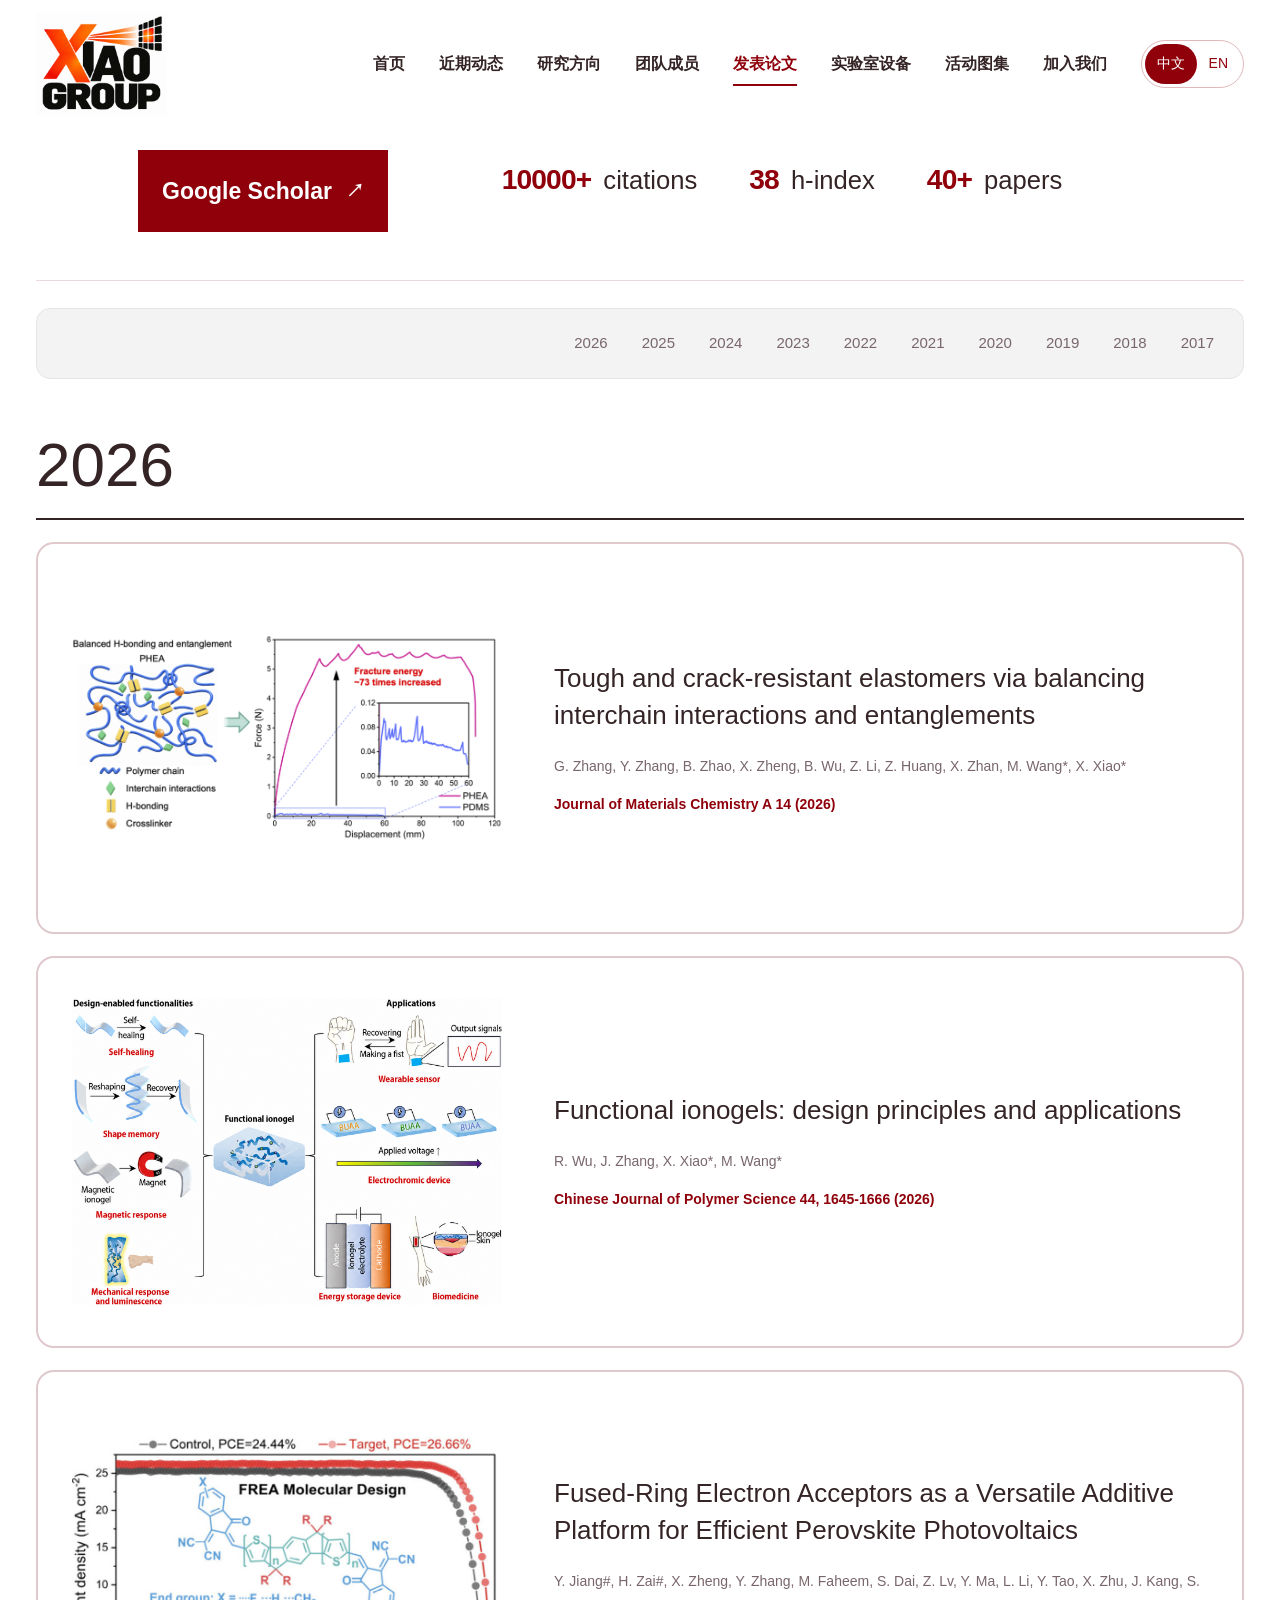
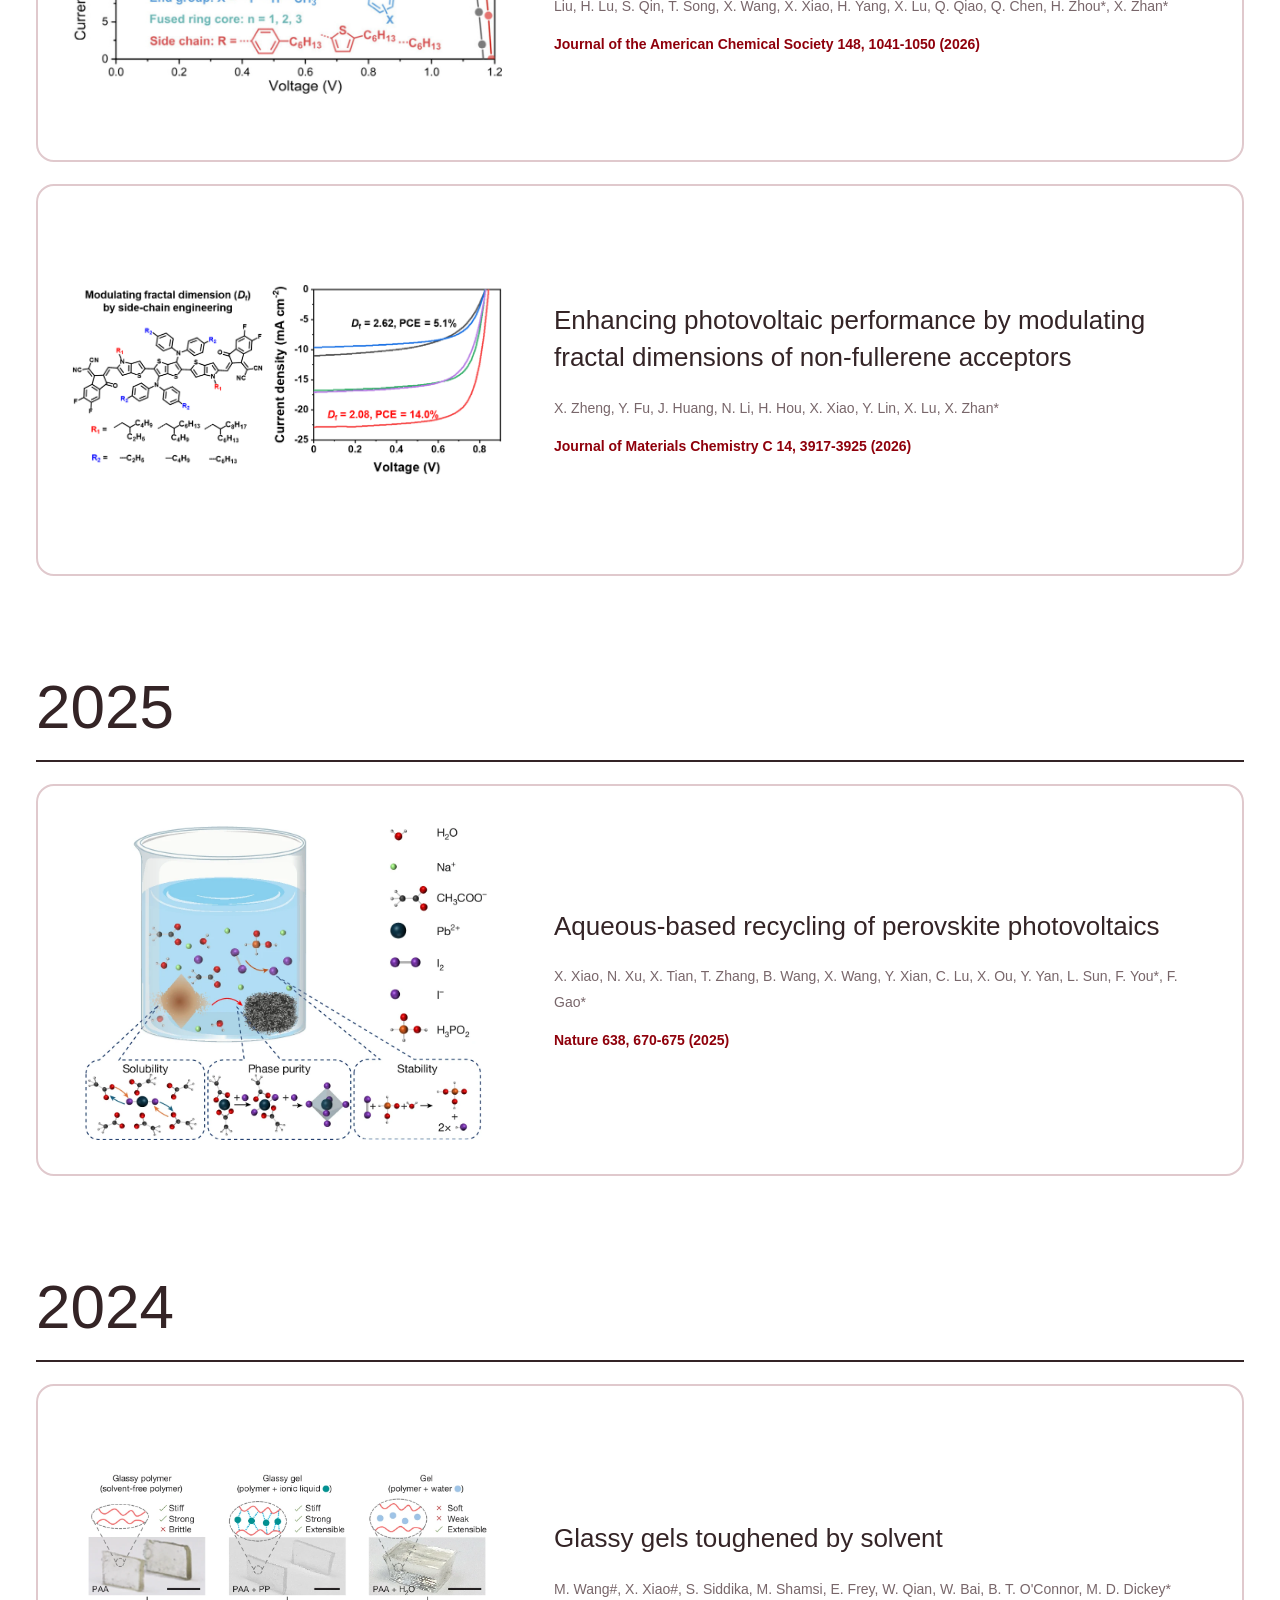
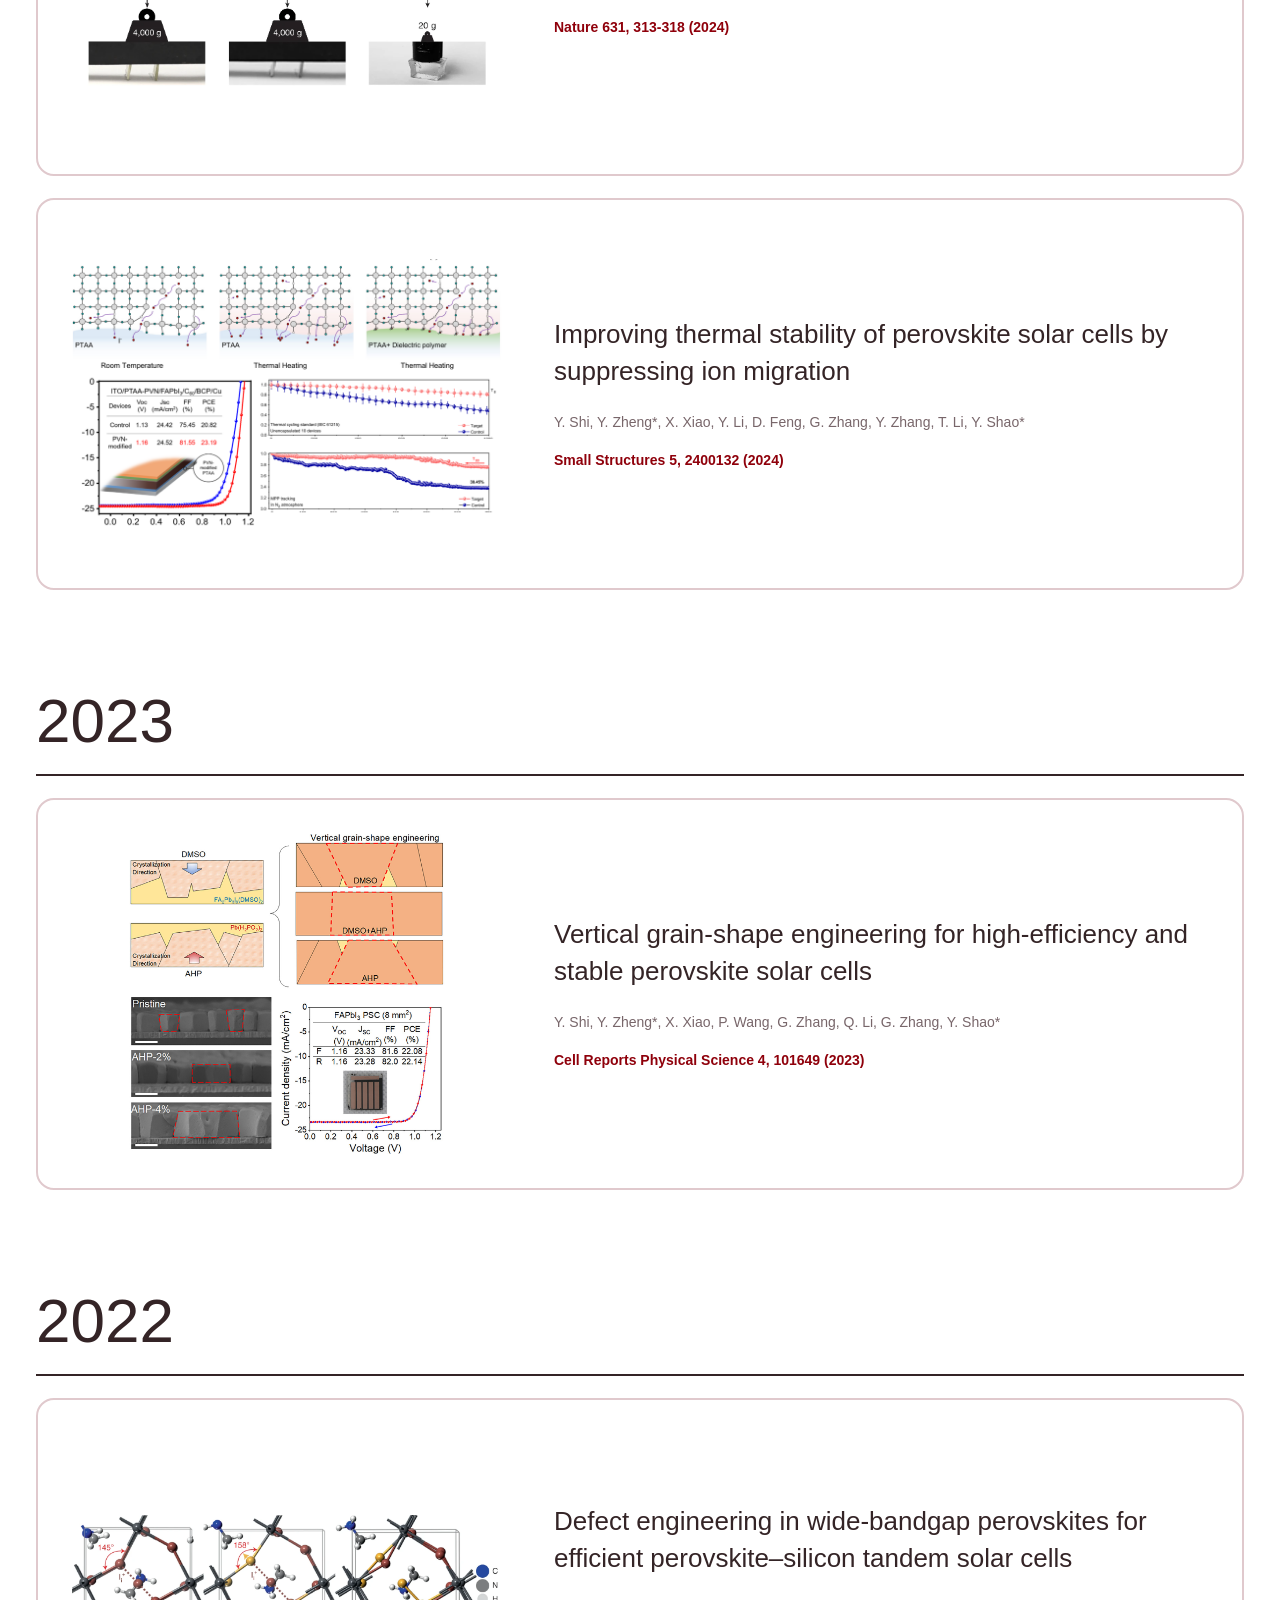
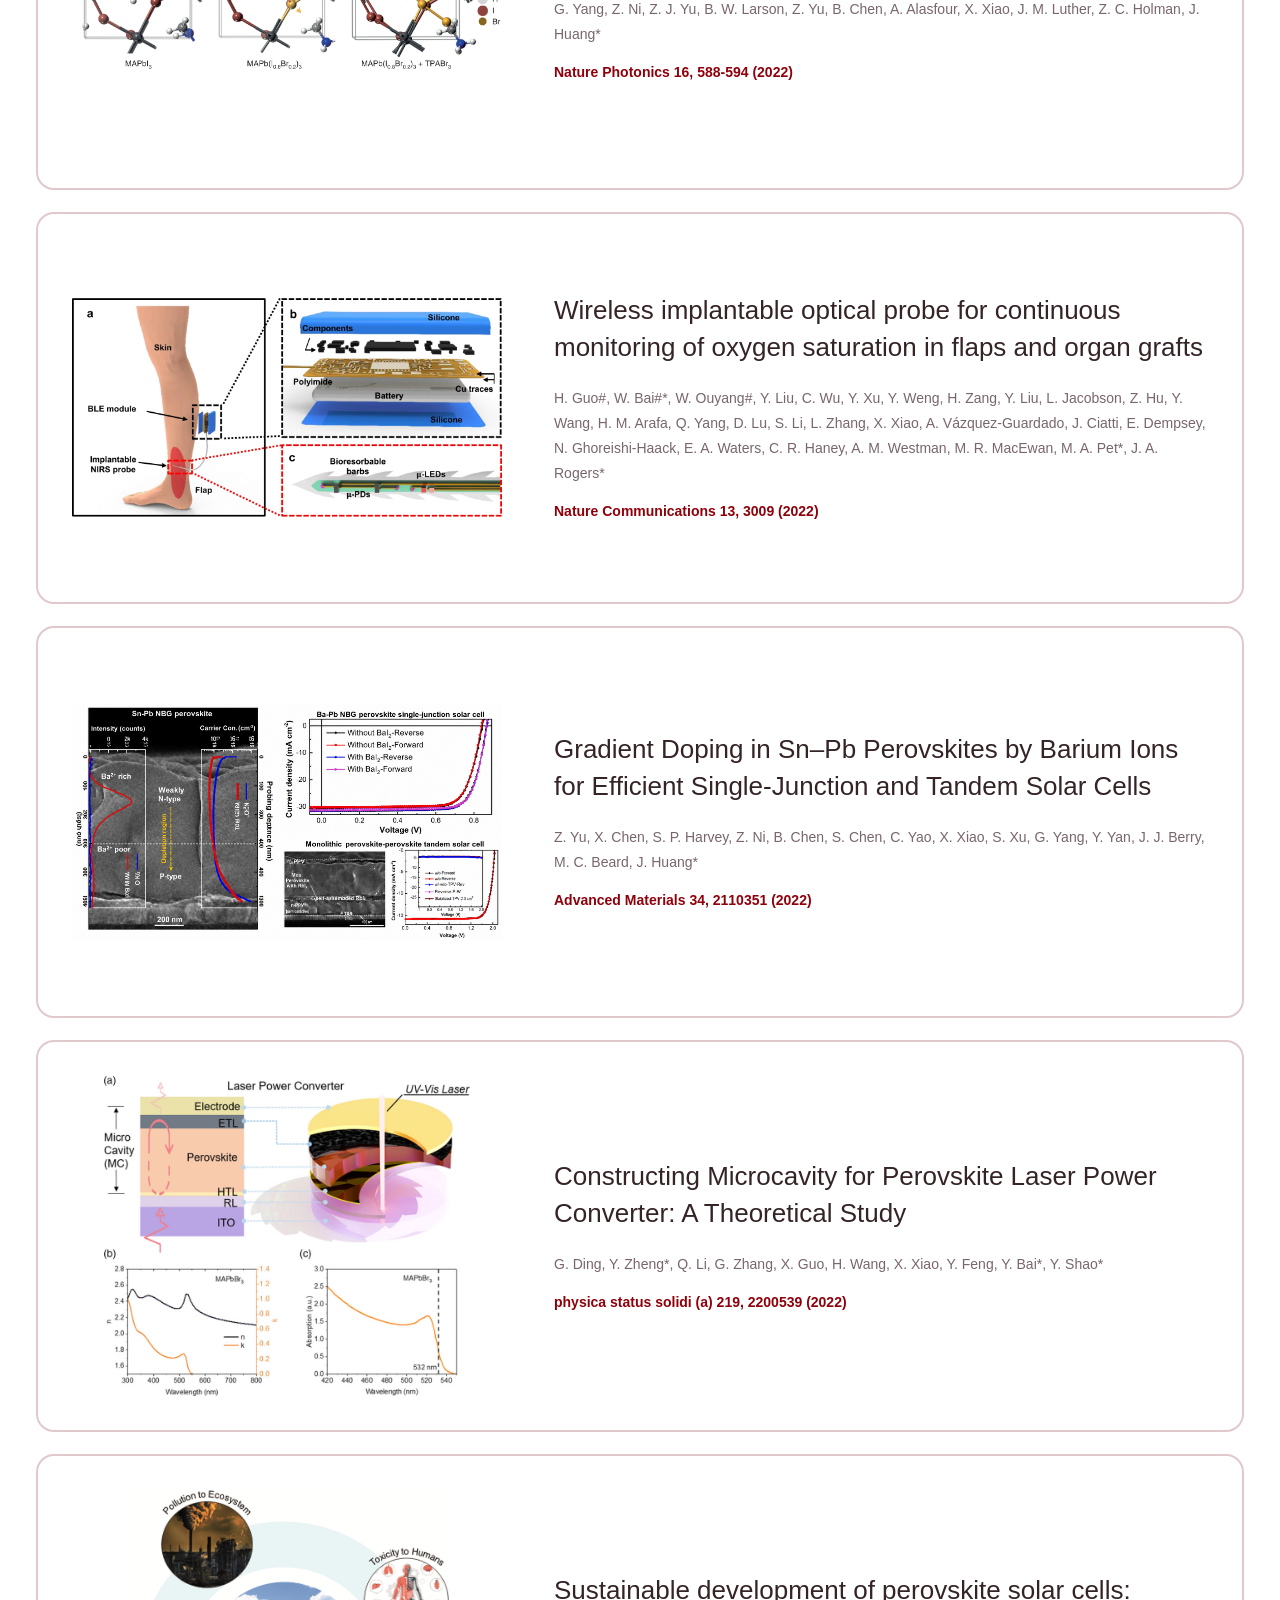
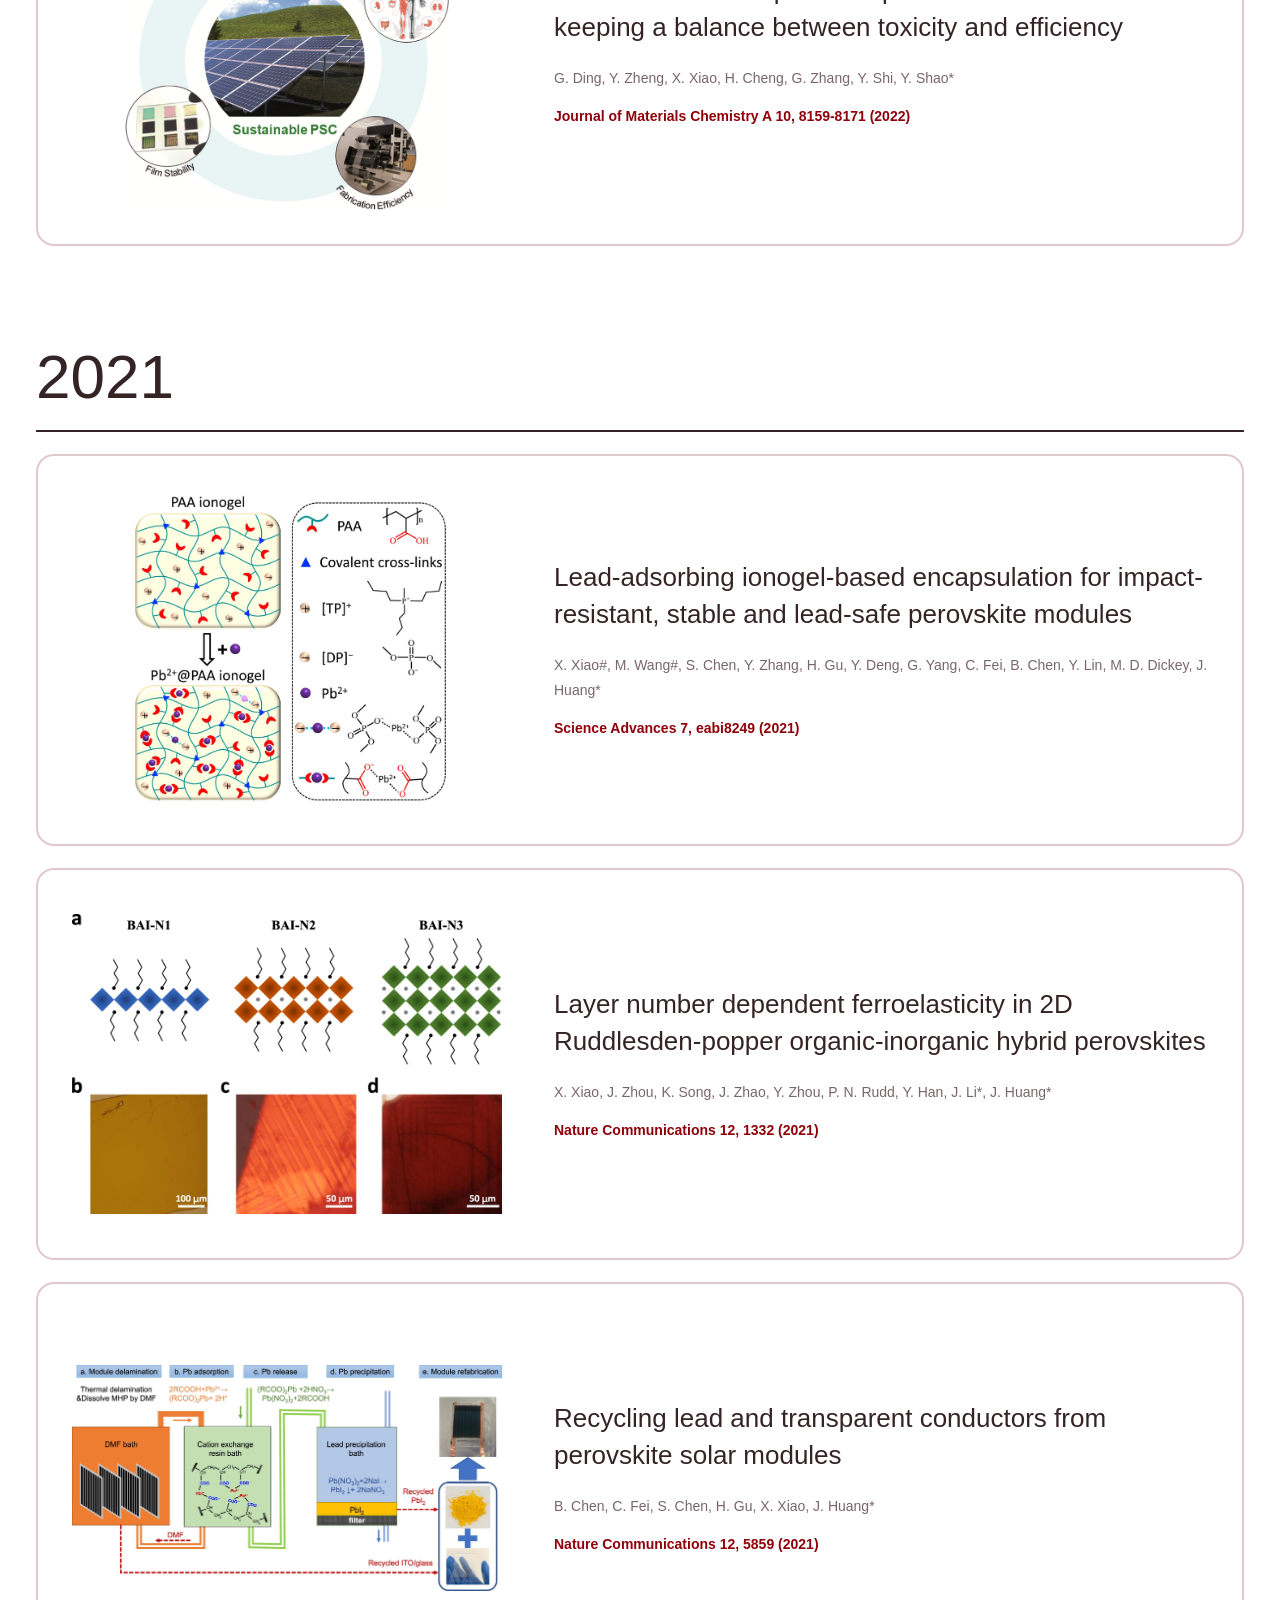
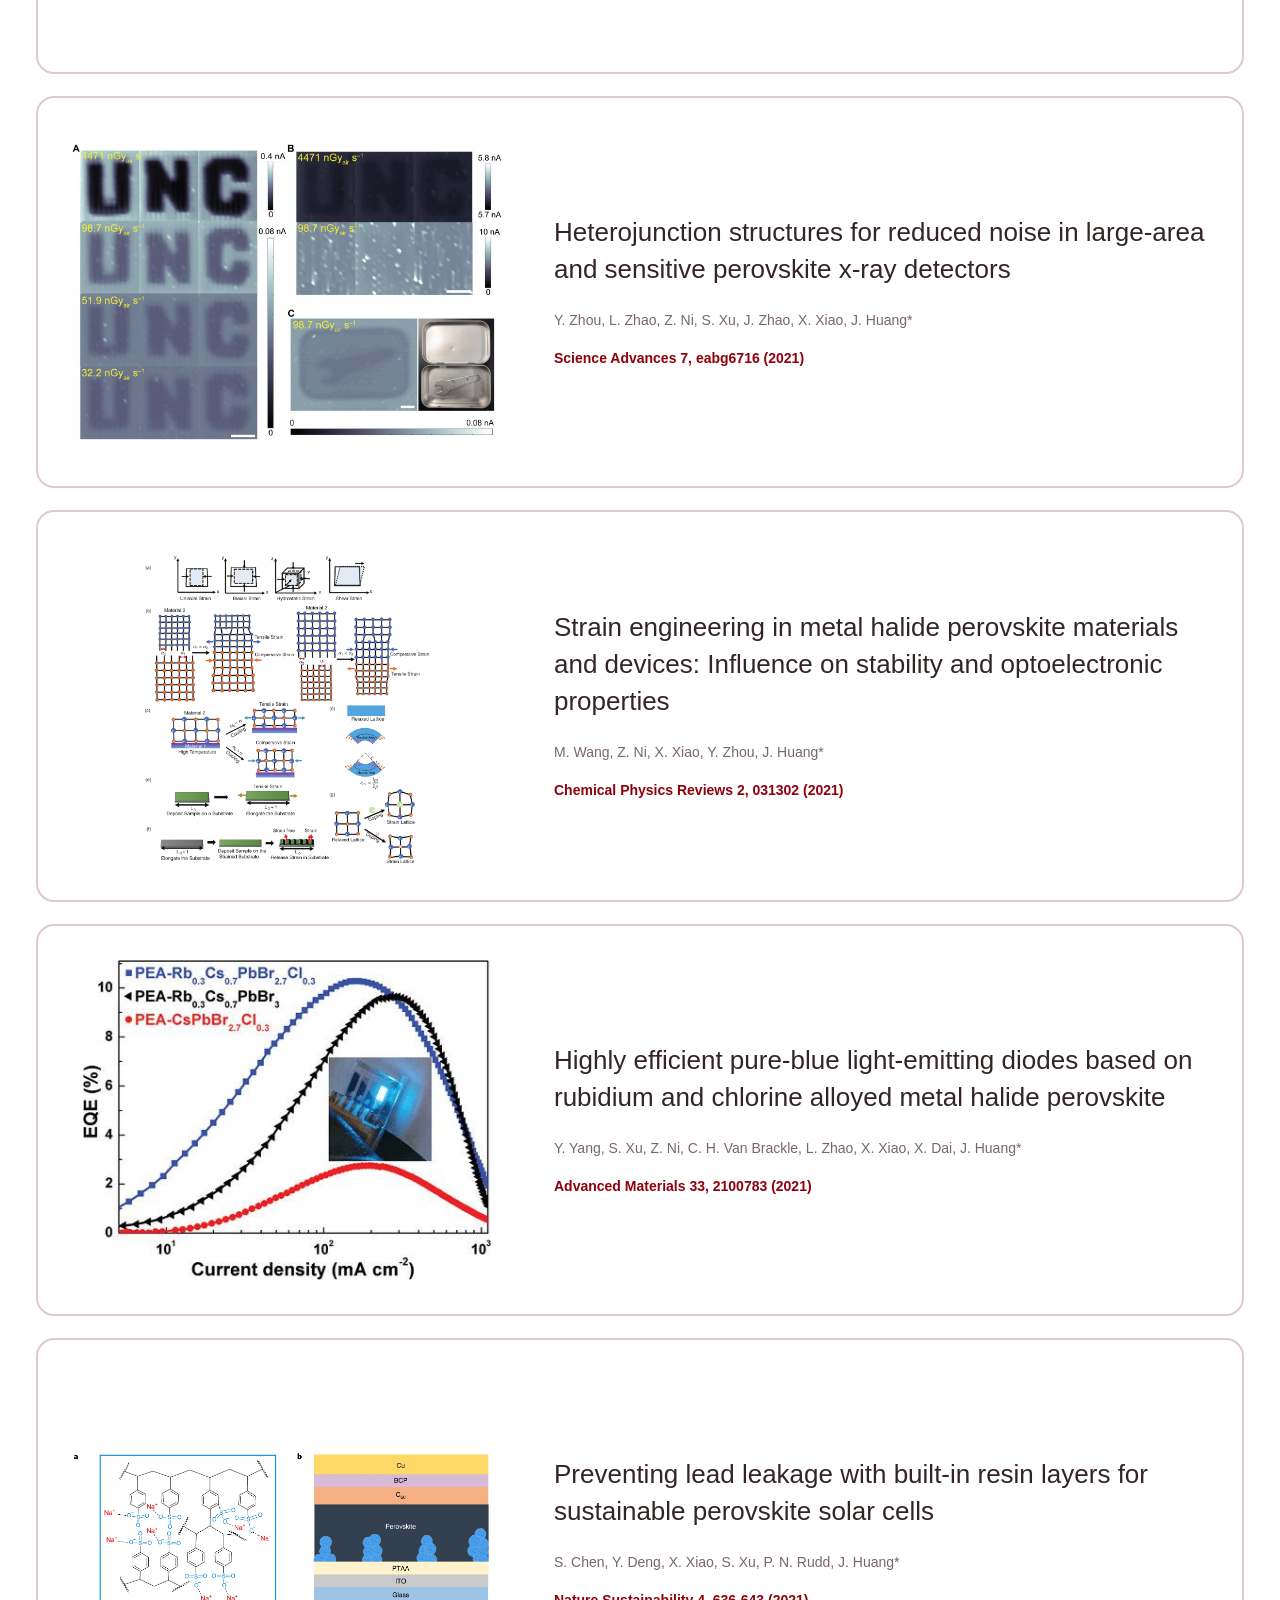
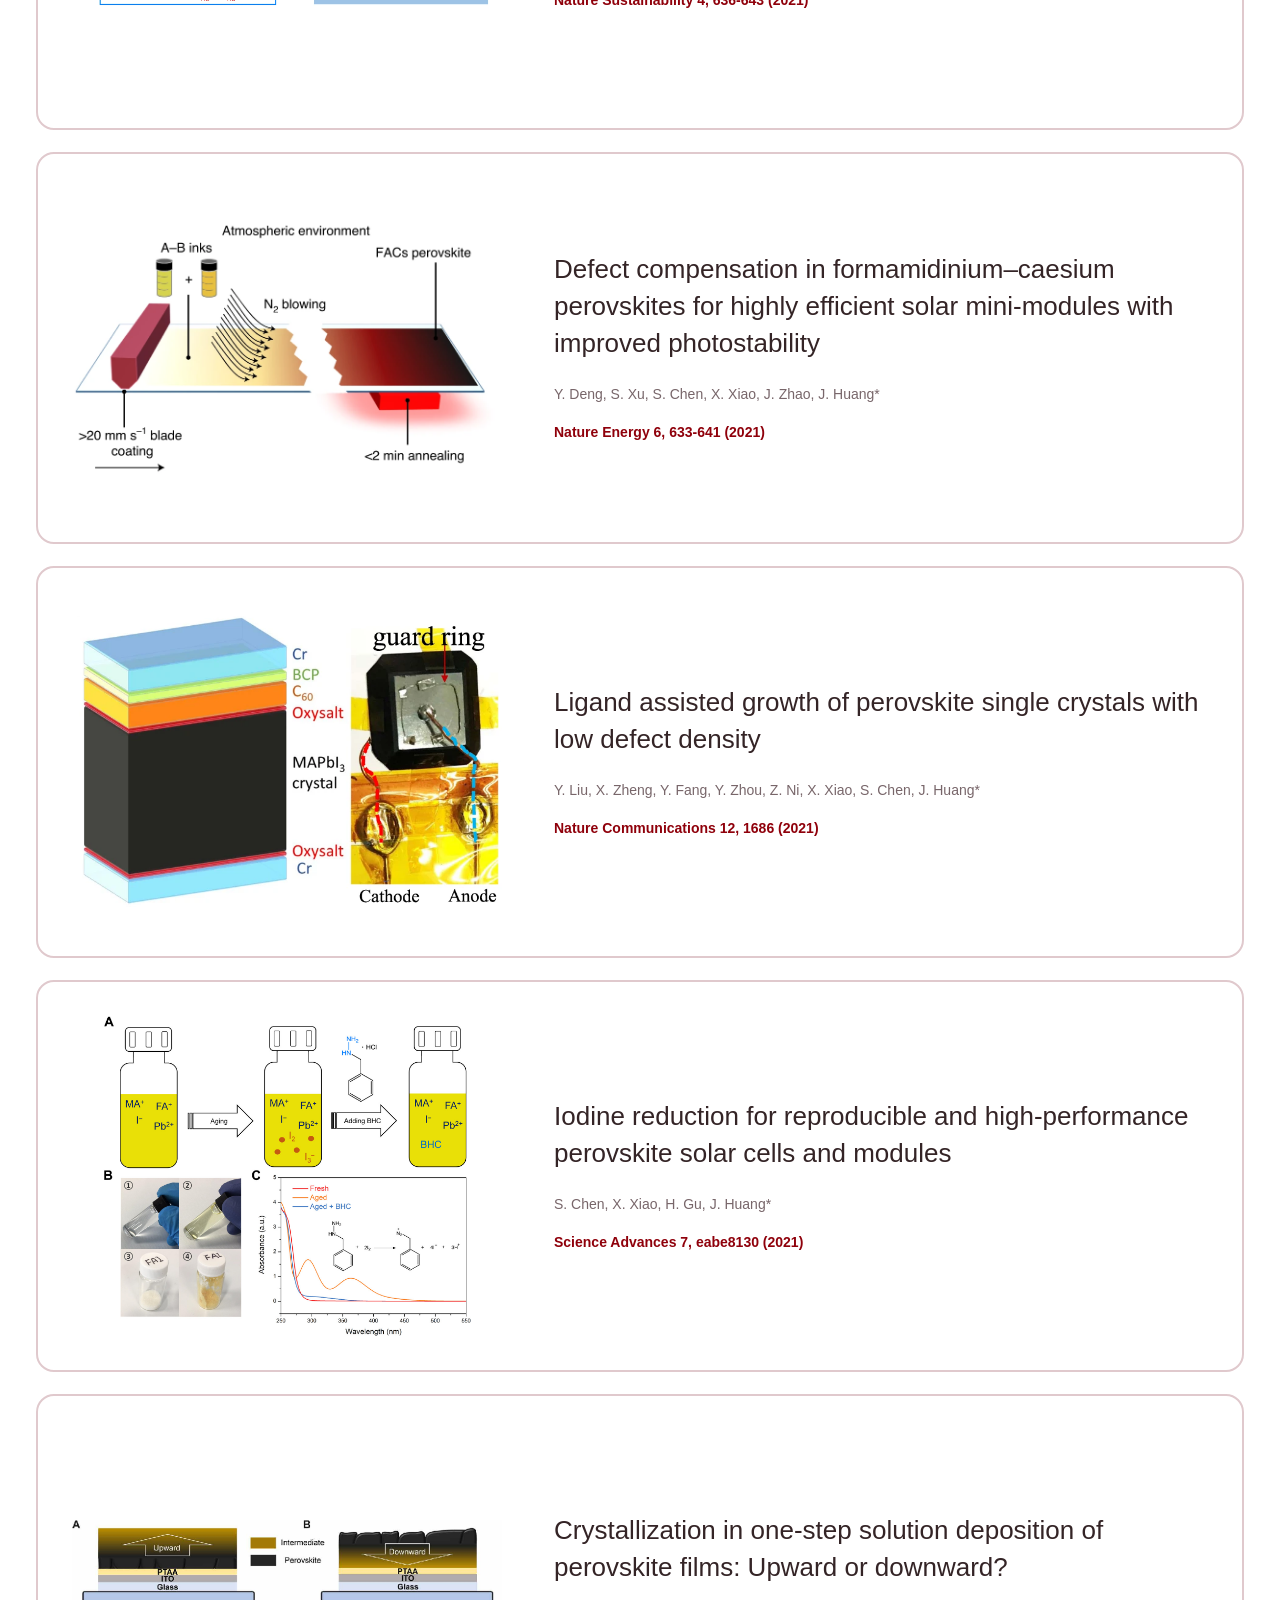
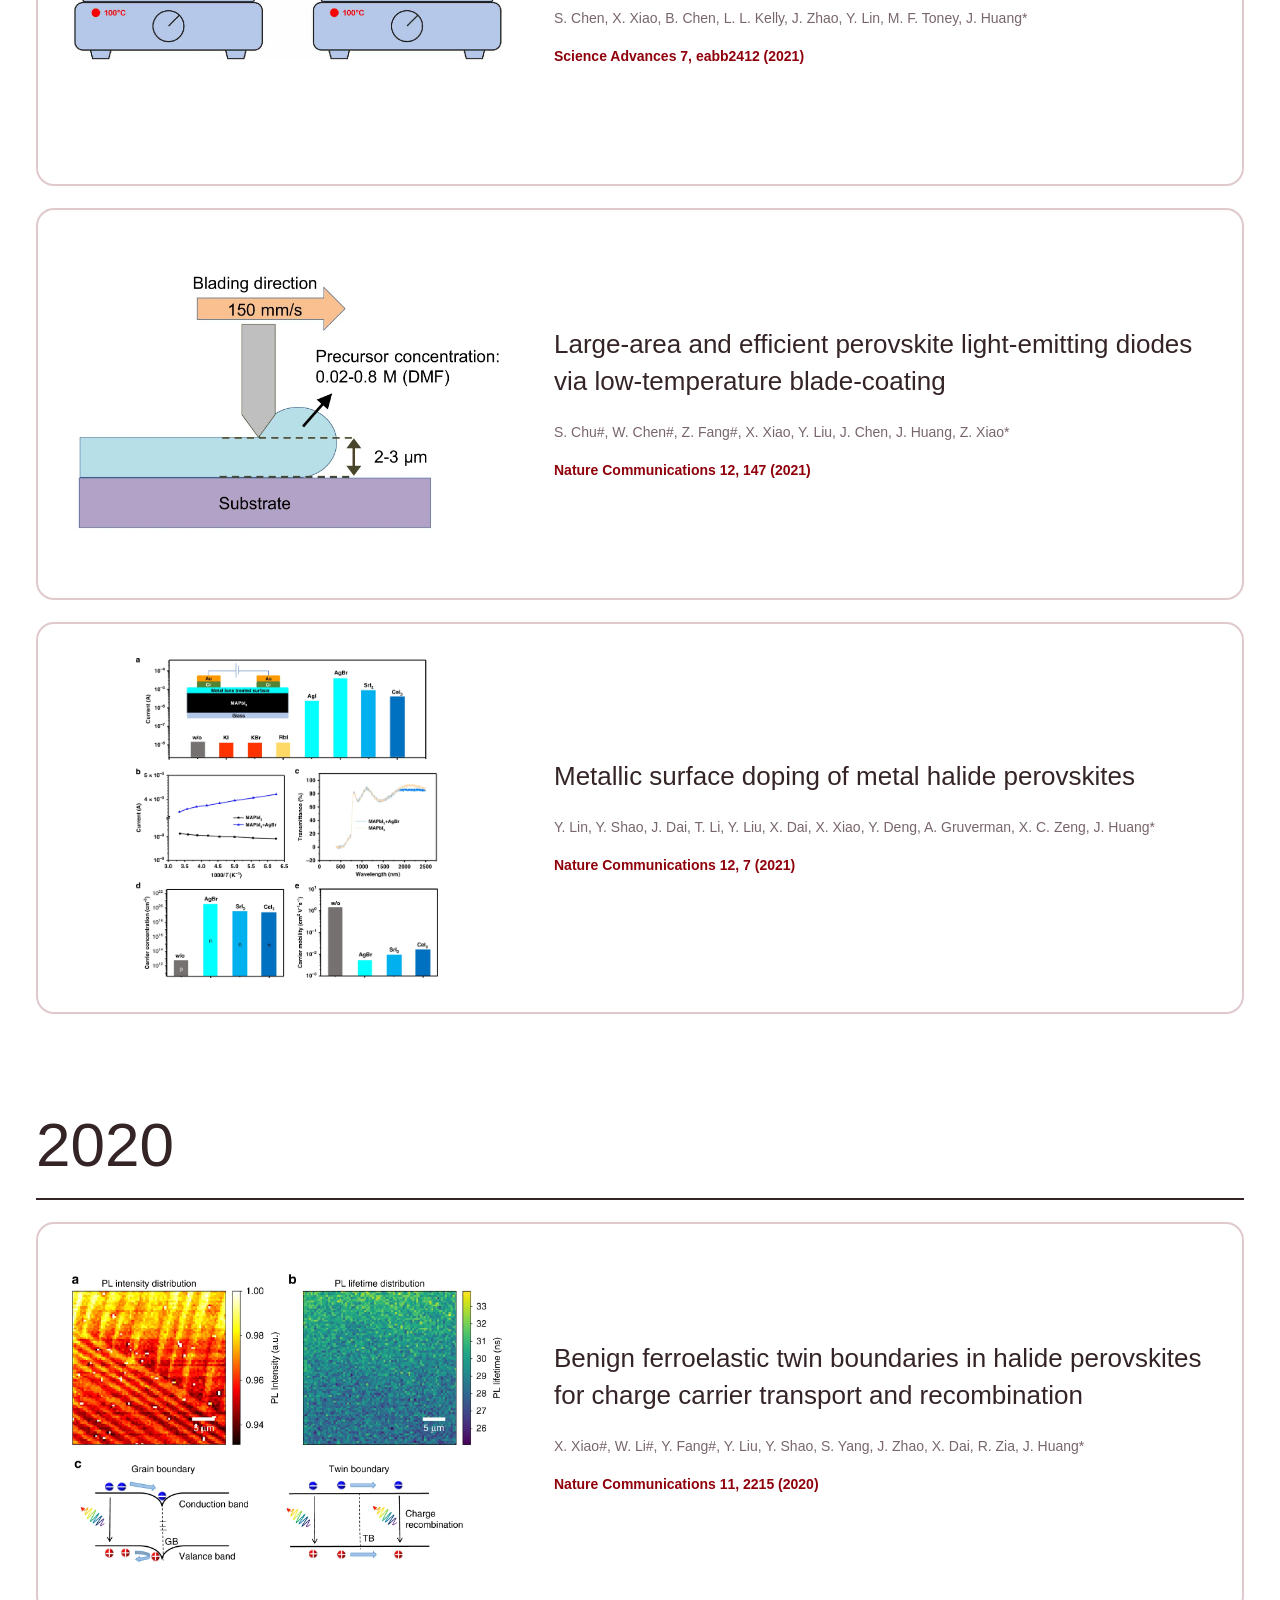
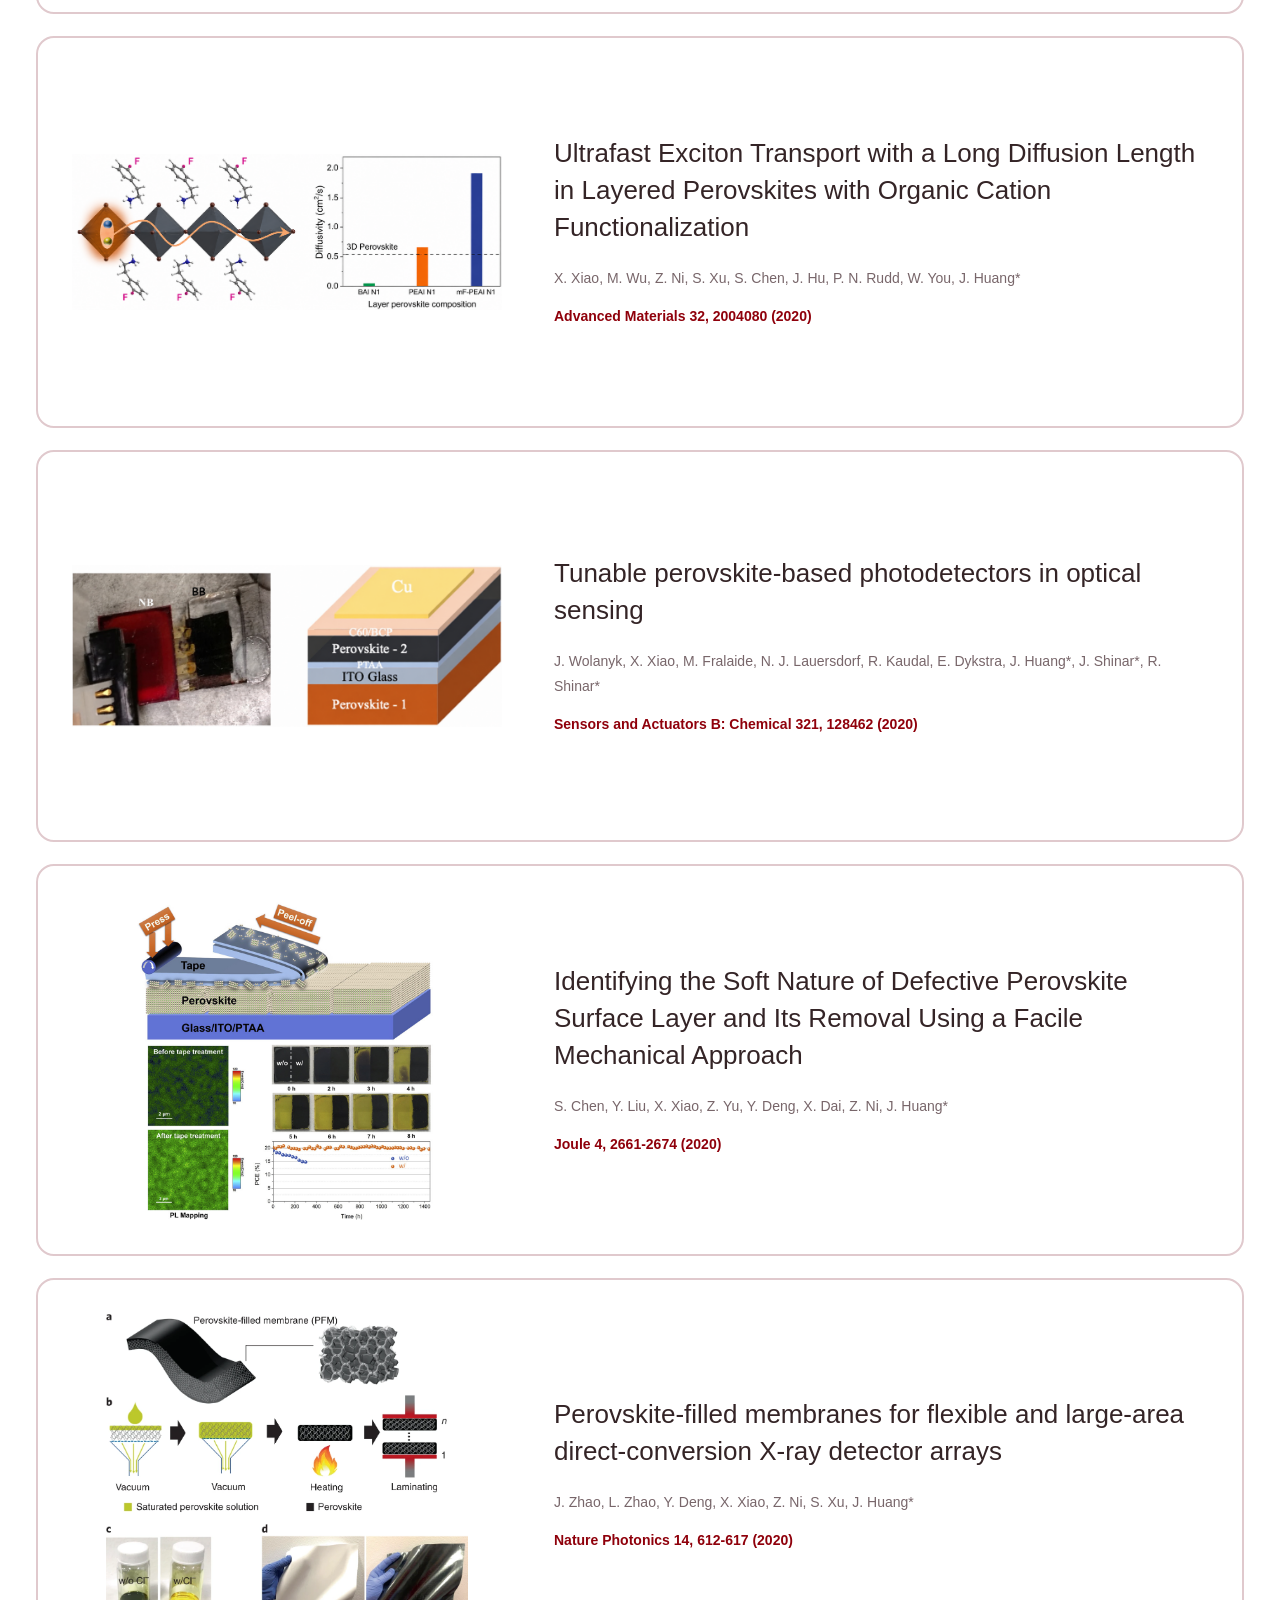
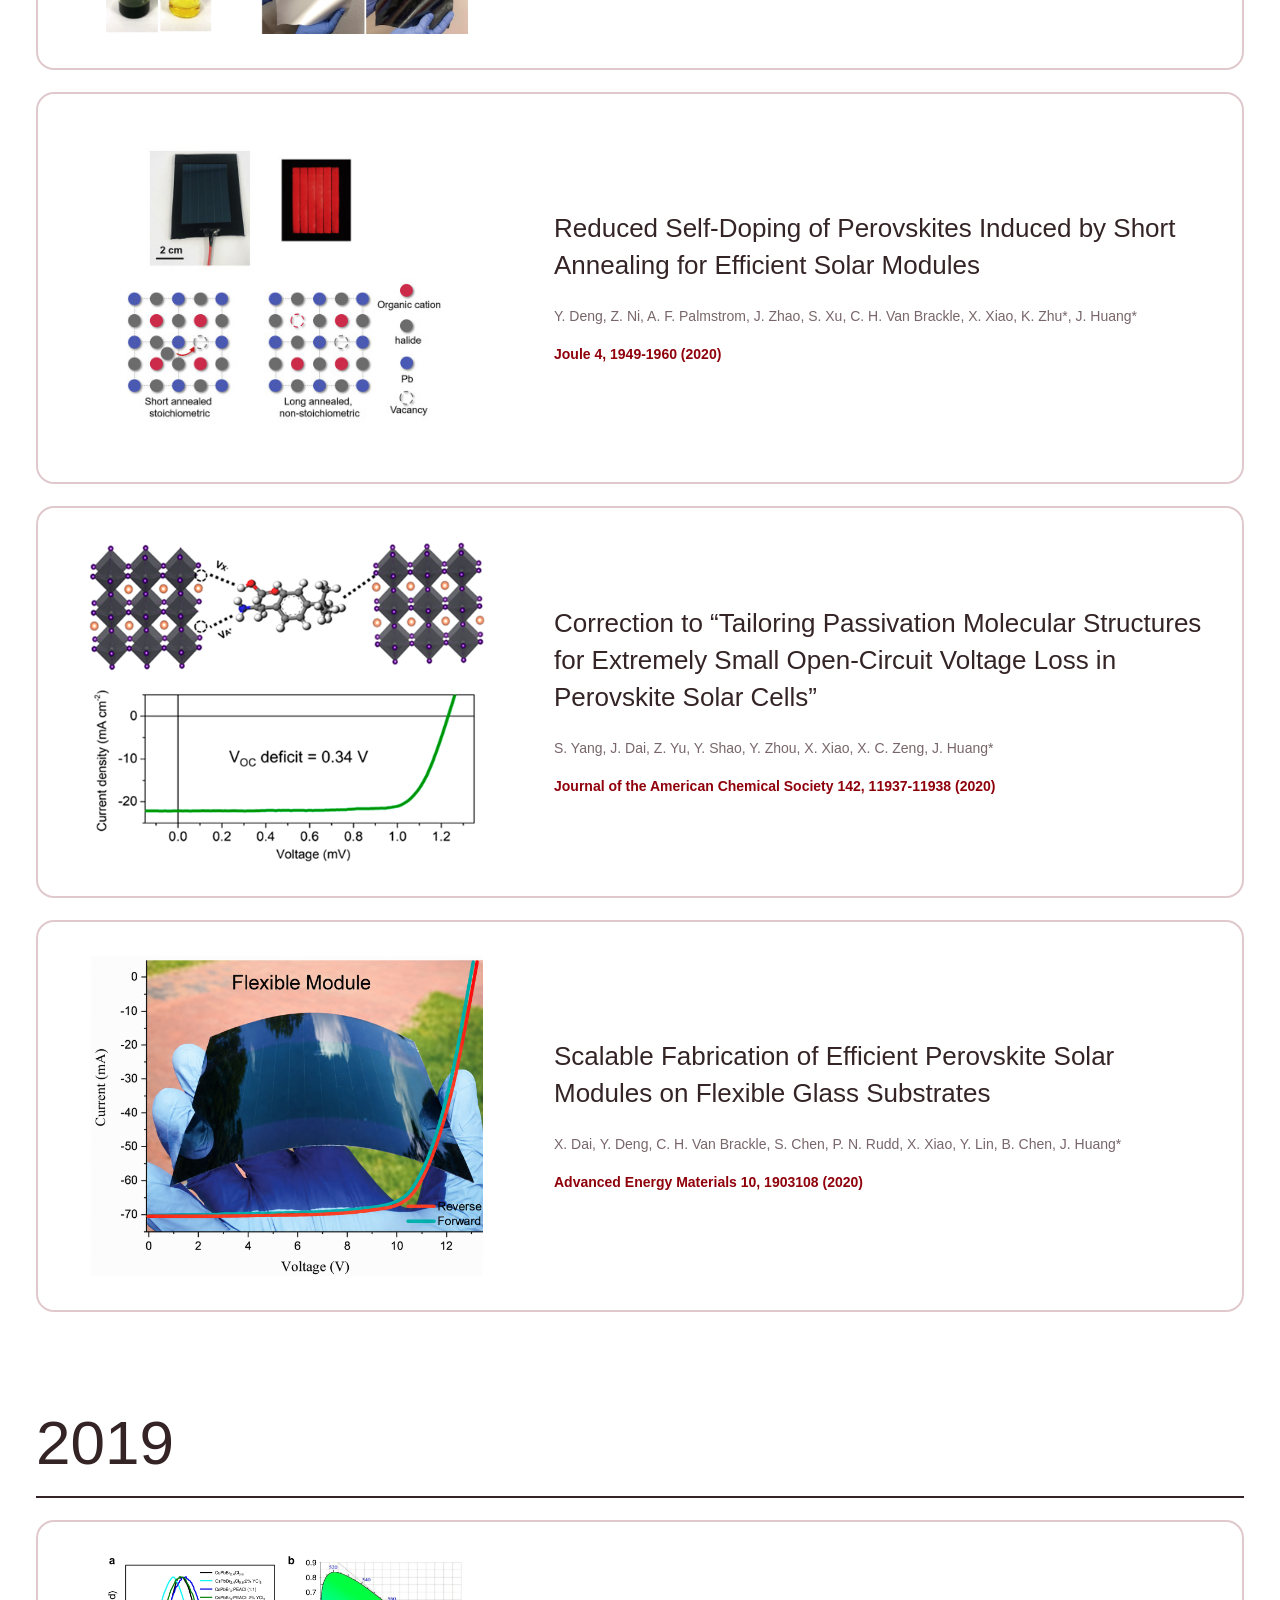
<file: publications.html>
<!doctype html><html lang="zh-CN" data-lang="zh"><head><meta charset="utf-8"><meta name="viewport" content="width=device-width,initial-scale=1"><title>发表论文｜肖勋课题组</title><link rel="stylesheet" href="style.css"></head><body>
<header class="inner-header"><div class="wrap nav"><a class="brand" href="index.html"><img class="brand-logo" src="assets/xiao-group-logo-v3.png" alt="Xiao Group" width="1600" height="1272"></a><nav class="shared-nav"></nav><div class="lang" role="group"><button data-language="zh">中文</button><button data-language="en">EN</button></div></div></header>
<main>
<section class="publications-section"><div class="wrap"><section class="scholar-summary" aria-label="Google Scholar metrics"><a href="https://scholar.google.com/citations?user=PQaQF90AAAAJ&hl=zh-CN&oi=sra" target="_blank" rel="noopener">Google Scholar <span aria-hidden="true">↗</span></a><div class="scholar-metrics"><p><strong>10000+</strong><span>citations</span></p><p><strong>38</strong><span>h-index</span></p><p><strong>40+</strong><span>papers</span></p></div></section><nav class="year-jump" id="yearFilters" aria-label="Publication years"></nav><div id="publicationList"></div></div></section></main><footer></footer><script src="content.js"></script><script src="papers-data.js"></script><script src="inner.js"></script></body></html>
</file>
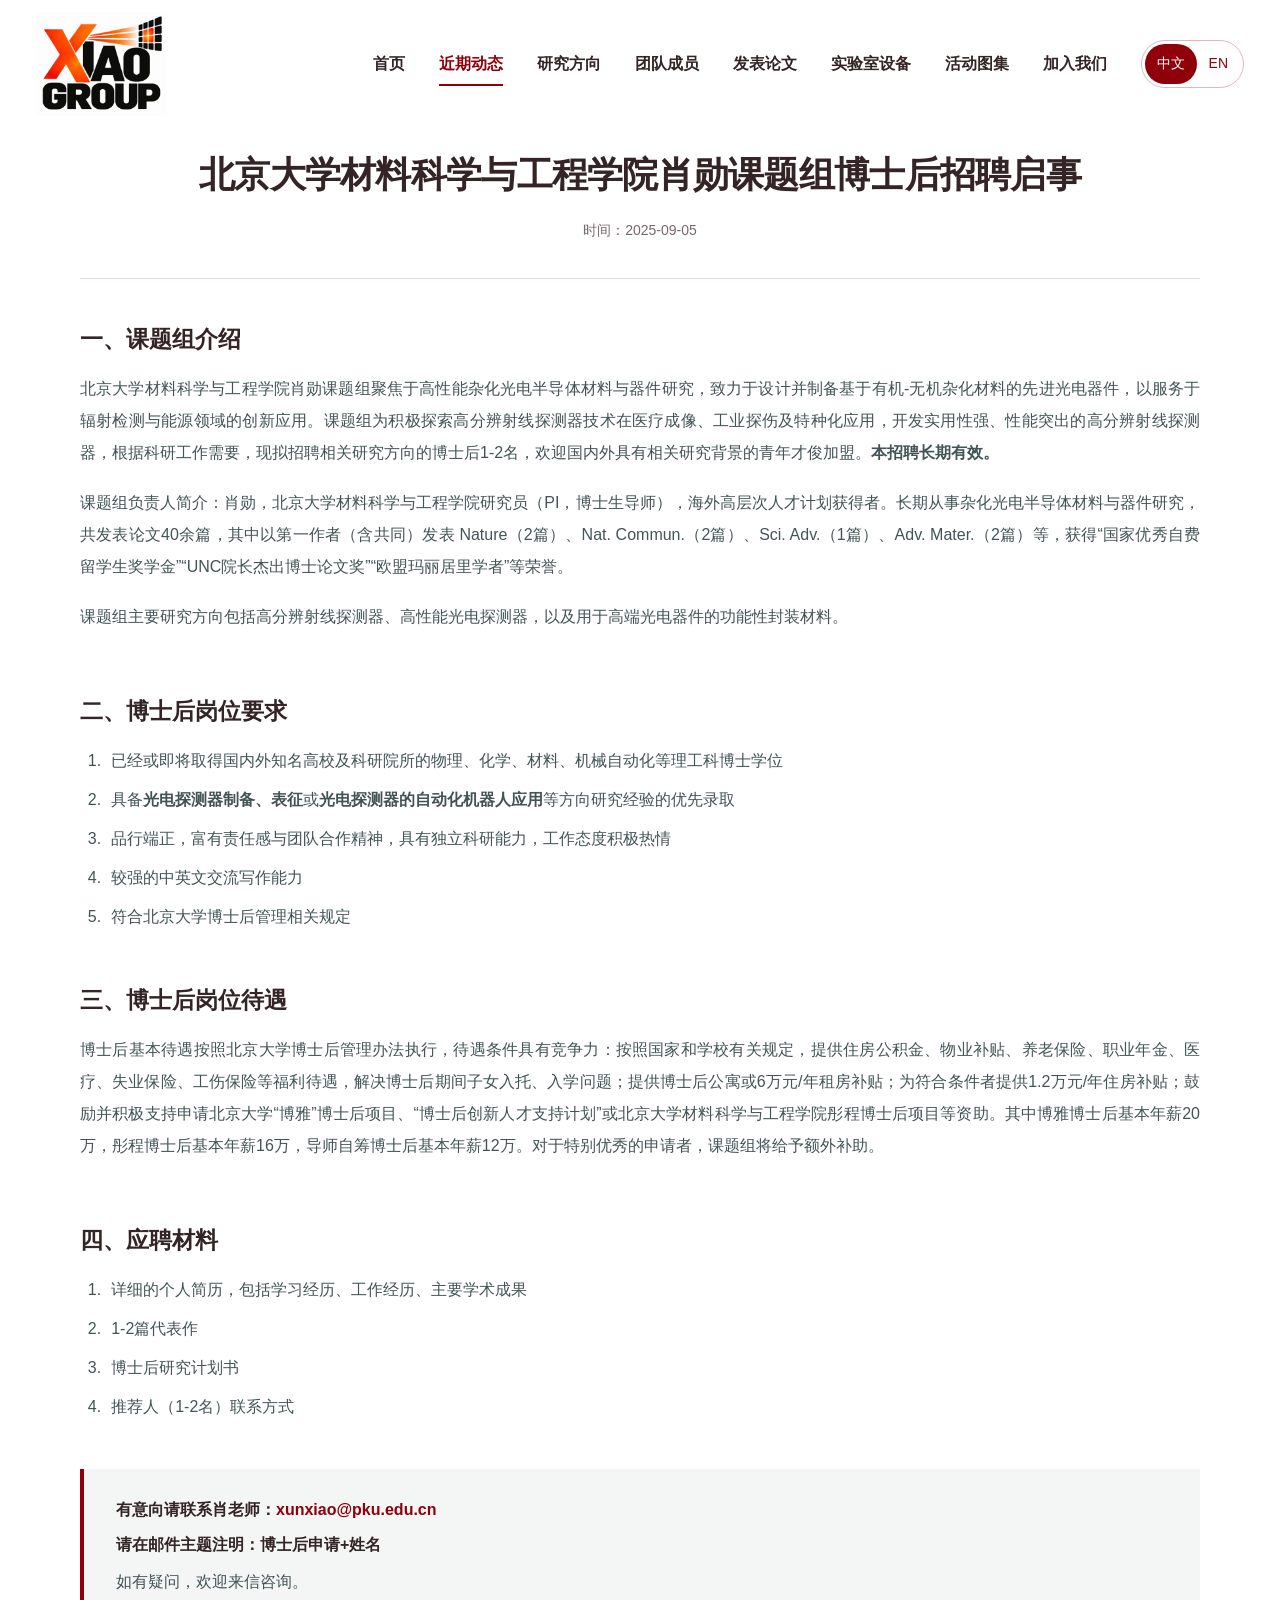
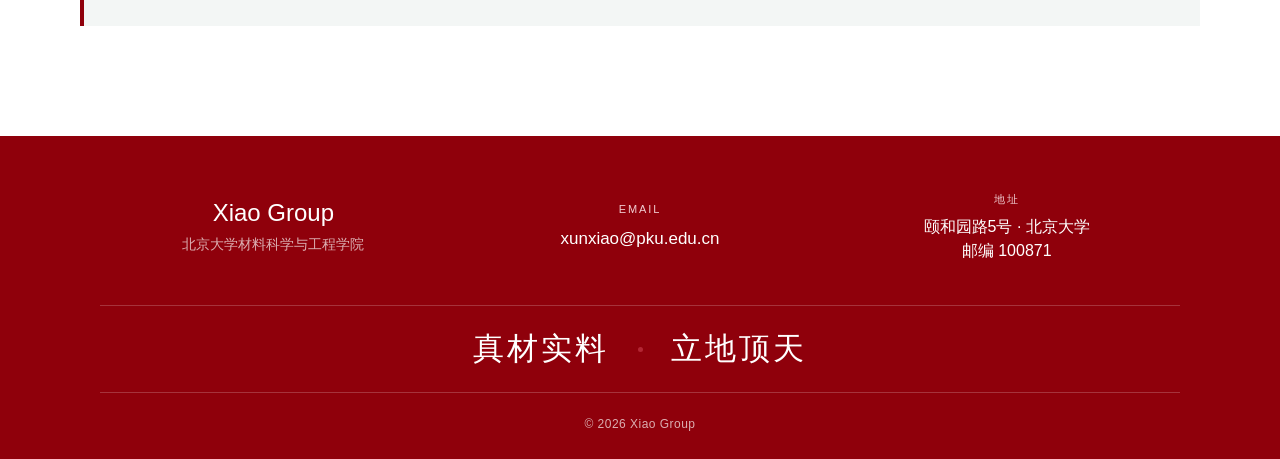
<file: recruitment.html>
<!doctype html>
<html lang="zh-CN" data-lang="zh">
<head><meta charset="utf-8"><meta name="viewport" content="width=device-width,initial-scale=1"><meta name="description" content="北京大学材料科学与工程学院肖勋课题组博士后招聘启事"><title>博士后招聘启事｜肖勋课题组</title><link rel="stylesheet" href="style.css"></head>
<body class="recruitment-page">
<header class="inner-header"><div class="wrap nav"><a class="brand" href="index.html"><img class="brand-logo" src="assets/xiao-group-logo-v3.png" alt="Xiao Group" width="1600" height="1272"></a><nav class="shared-nav"></nav><div class="lang"><button data-language="zh">中文</button><button data-language="en">EN</button></div></div></header>
<main class="recruitment-detail"><article class="wrap recruitment-article" data-zh lang="zh">
  <a class="back-link" href="news.html">← 返回近期动态</a>
  <header><h1>北京大学材料科学与工程学院肖勋课题组博士后招聘启事</h1><time datetime="2025-09-05">时间：2025-09-05</time></header>
  <section><h2>一、课题组介绍</h2><p>北京大学材料科学与工程学院肖勋课题组聚焦于高性能杂化光电半导体材料与器件研究，致力于设计并制备基于有机-无机杂化材料的先进光电器件，以服务于辐射检测与能源领域的创新应用。课题组为积极探索高分辨射线探测器技术在医疗成像、工业探伤及特种化应用，开发实用性强、性能突出的高分辨射线探测器，根据科研工作需要，现拟招聘相关研究方向的博士后1-2名，欢迎国内外具有相关研究背景的青年才俊加盟。<strong>本招聘长期有效。</strong></p><p>课题组负责人简介：肖勋，北京大学材料科学与工程学院研究员（PI，博士生导师），海外高层次人才计划获得者。长期从事杂化光电半导体材料与器件研究，共发表论文40余篇，其中以第一作者（含共同）发表 Nature（2篇）、Nat. Commun.（2篇）、Sci. Adv.（1篇）、Adv. Mater.（2篇）等，获得“国家优秀自费留学生奖学金”“UNC院长杰出博士论文奖”“欧盟玛丽居里学者”等荣誉。</p><p>课题组主要研究方向包括高分辨射线探测器、高性能光电探测器，以及用于高端光电器件的功能性封装材料。</p></section>
  <section><h2>二、博士后岗位要求</h2><ol><li>已经或即将取得国内外知名高校及科研院所的物理、化学、材料、机械自动化等理工科博士学位</li><li>具备<strong>光电探测器制备、表征</strong>或<strong>光电探测器的自动化机器人应用</strong>等方向研究经验的优先录取</li><li>品行端正，富有责任感与团队合作精神，具有独立科研能力，工作态度积极热情</li><li>较强的中英文交流写作能力</li><li>符合北京大学博士后管理相关规定</li></ol></section>
  <section><h2>三、博士后岗位待遇</h2><p>博士后基本待遇按照北京大学博士后管理办法执行，待遇条件具有竞争力：按照国家和学校有关规定，提供住房公积金、物业补贴、养老保险、职业年金、医疗、失业保险、工伤保险等福利待遇，解决博士后期间子女入托、入学问题；提供博士后公寓或6万元/年租房补贴；为符合条件者提供1.2万元/年住房补贴；鼓励并积极支持申请北京大学“博雅”博士后项目、“博士后创新人才支持计划”或北京大学材料科学与工程学院彤程博士后项目等资助。其中博雅博士后基本年薪20万，彤程博士后基本年薪16万，导师自筹博士后基本年薪12万。对于特别优秀的申请者，课题组将给予额外补助。</p></section>
  <section><h2>四、应聘材料</h2><ol><li>详细的个人简历，包括学习经历、工作经历、主要学术成果</li><li>1-2篇代表作</li><li>博士后研究计划书</li><li>推荐人（1-2名）联系方式</li></ol></section>
  <aside class="recruit-contact"><strong>有意向请联系肖老师：<a href="mailto:xunxiao@pku.edu.cn">xunxiao@pku.edu.cn</a></strong><strong>请在邮件主题注明：博士后申请+姓名</strong><p>如有疑问，欢迎来信咨询。</p></aside>
</article>
<article class="wrap recruitment-article" data-en lang="en">
  <a class="back-link" href="news.html">← Back to News</a>
  <header><h1>Postdoctoral Positions in the Xiao Group<br>School of Materials Science and Engineering, Peking University</h1><time datetime="2025-09-05">Posted: September 5, 2025</time></header>
  <section><h2>1. About the Group</h2>
    <p>The Xiao Group at the School of Materials Science and Engineering, Peking University, studies high-performance hybrid optoelectronic semiconductor materials and devices. We design and fabricate advanced optoelectronic devices based on organic–inorganic hybrid materials for applications in radiation detection and energy. To develop practical, high-performance, high-resolution radiation detectors for medical imaging, industrial inspection and specialized applications, we are recruiting <strong>one or two postdoctoral researchers</strong> with relevant research experience. We welcome applications from candidates in China and abroad. <strong>Applications are accepted on a rolling basis.</strong></p>
    <p>Group leader: Xun Xiao is a principal investigator and doctoral supervisor at the School of Materials Science and Engineering, Peking University, and a recipient of an overseas high-level talent award. His research focuses on hybrid optoelectronic semiconductor materials and devices. He has published more than 40 papers, including first-author or co-first-author papers in Nature (2), Nature Communications (2), Science Advances (1) and Advanced Materials (2). His honors include the Chinese Government Award for Outstanding Self-financed Students Abroad, the UNC Dean’s Distinguished Dissertation Award and a Marie Curie Fellowship.</p>
    <p>The group’s main research areas include high-resolution radiation detectors, high-performance photodetectors and functional encapsulation materials for advanced optoelectronic devices.</p>
  </section>
  <section><h2>2. Candidate Requirements</h2><ol>
    <li>A PhD, obtained or expected shortly, in physics, chemistry, materials science, mechanical engineering, automation or a related science or engineering discipline from a recognized university or research institution.</li>
    <li>Preference will be given to candidates with experience in <strong>photodetector fabrication and characterization</strong> or <strong>photodetector applications in automation and robotics</strong>.</li>
    <li>Integrity, a strong sense of responsibility, a collaborative approach, the ability to conduct independent research and enthusiasm for research.</li>
    <li>Strong communication and writing skills in both Chinese and English.</li>
    <li>Eligibility under Peking University’s regulations for postdoctoral appointments.</li>
  </ol></section>
  <section><h2>3. Compensation and Benefits</h2>
    <p>Compensation and benefits follow Peking University’s postdoctoral policies. In accordance with national and university regulations, benefits include housing provident fund contributions, a property-management subsidy, pension insurance, an occupational annuity, medical insurance, unemployment insurance and work-related injury insurance. Assistance is available for children’s nursery and school enrollment during the appointment.</p>
    <p>Postdoctoral housing or a rental subsidy of RMB 60,000 per year is provided. Eligible researchers may also receive a housing allowance of RMB 12,000 per year. Applicants are encouraged and supported to apply for Peking University’s Boya Postdoctoral Fellowship, the Postdoctoral Innovative Talent Support Program or the Tongcheng Postdoctoral Program at the School of Materials Science and Engineering.</p>
    <p>The basic annual salary is RMB 200,000 under the Boya program, RMB 160,000 under the Tongcheng program and RMB 120,000 for supervisor-funded postdoctoral appointments. Additional support from the group is available for exceptionally qualified candidates.</p>
  </section>
  <section><h2>4. Application Materials</h2><ol>
    <li>A detailed CV, including education, employment history and major research achievements.</li>
    <li>One or two representative publications.</li>
    <li>A proposed postdoctoral research plan.</li>
    <li>Contact details for one or two referees.</li>
  </ol></section>
  <aside class="recruit-contact"><strong>Please contact Prof. Xun Xiao: <a href="mailto:xunxiao@pku.edu.cn">xunxiao@pku.edu.cn</a></strong><strong>Email subject: Postdoctoral Application + Your Name</strong><p>Please feel free to email us with any questions.</p></aside>
</article>
</main>
<footer></footer><script src="content.js"></script><script src="inner.js"></script>
</body></html>
</file>
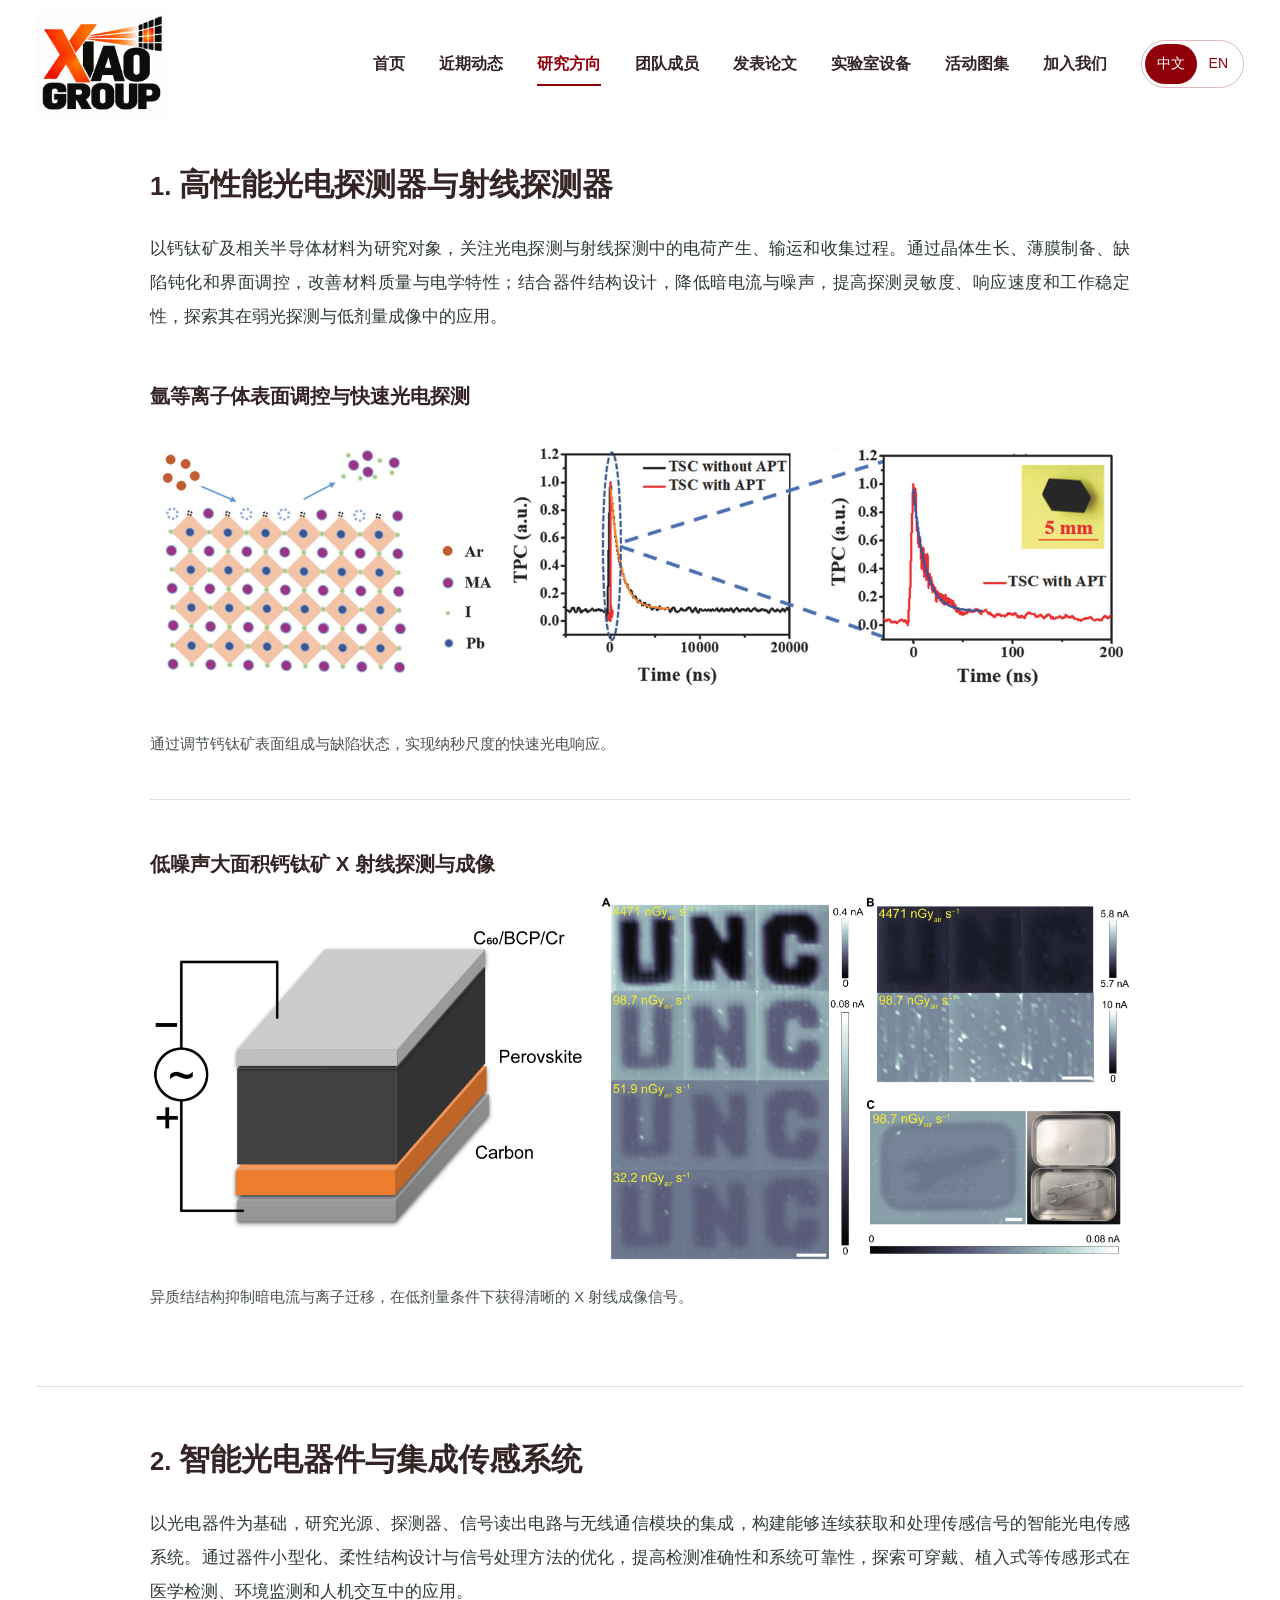
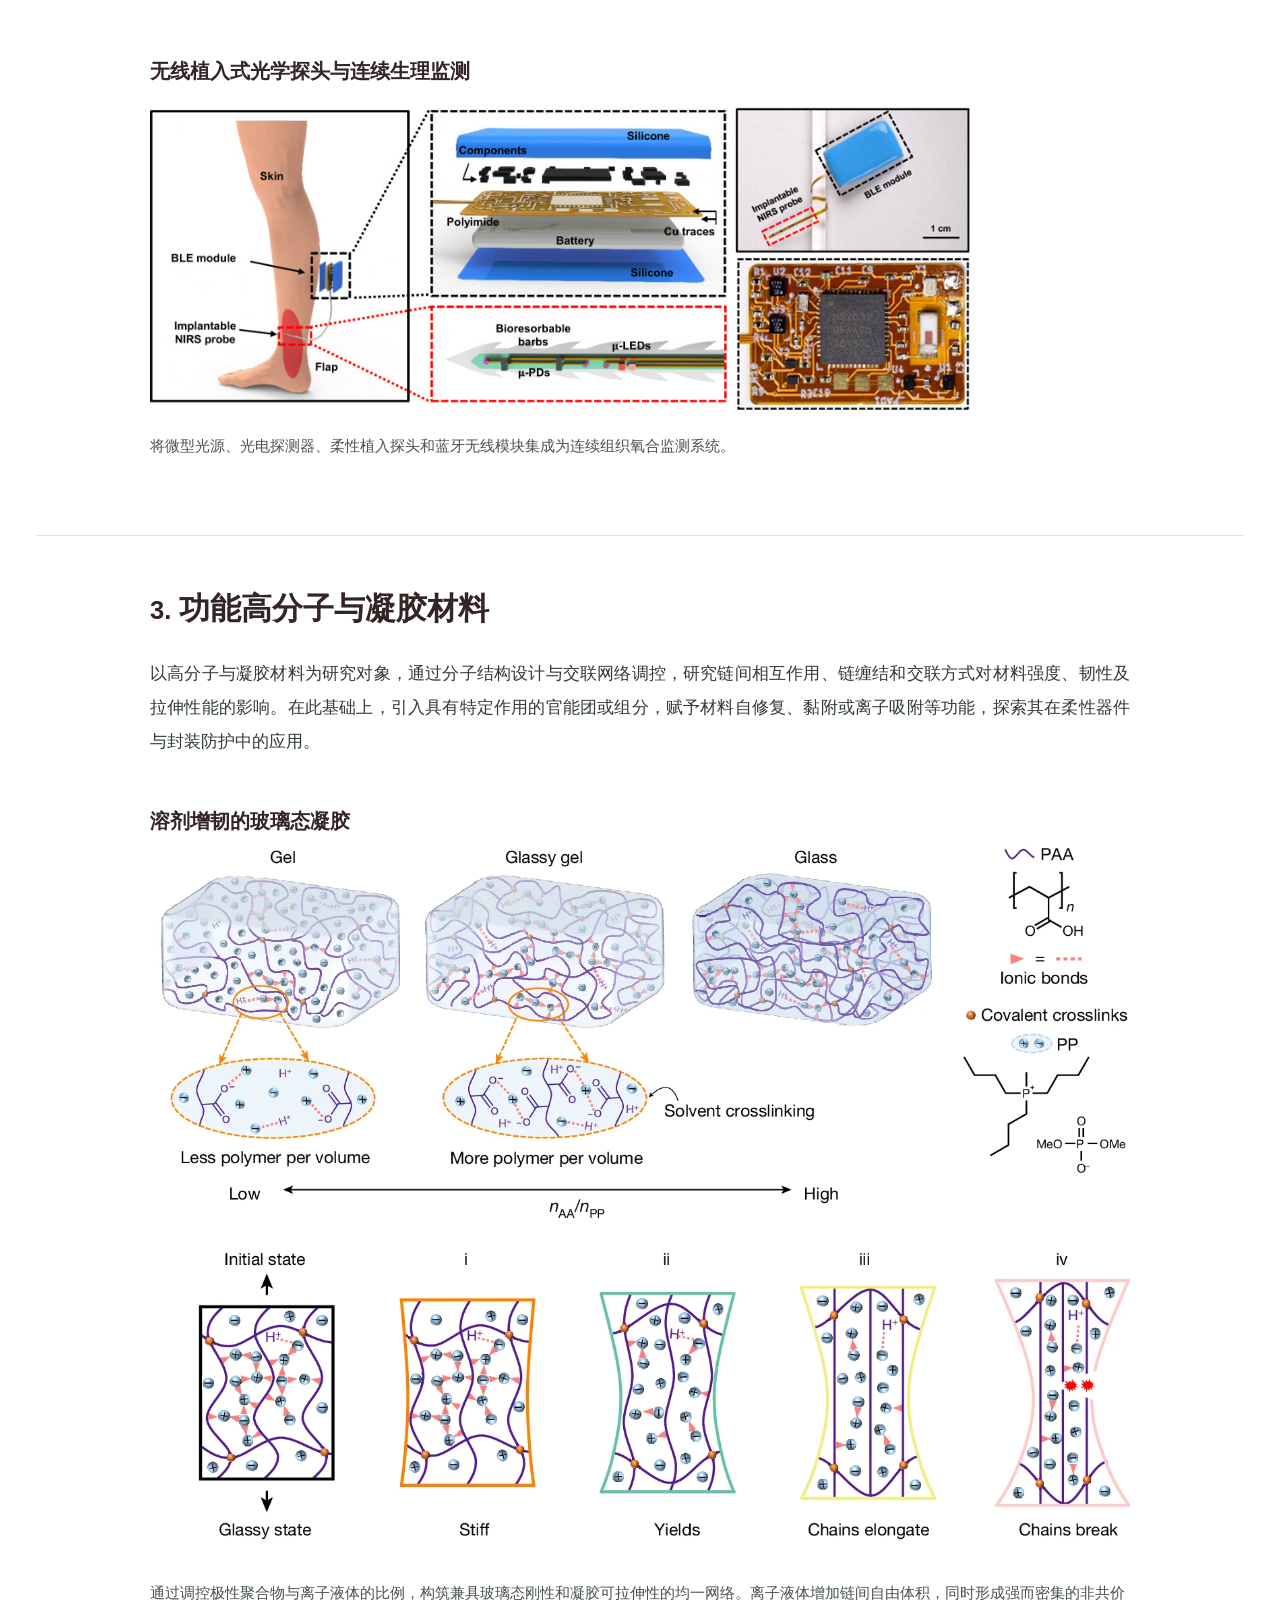
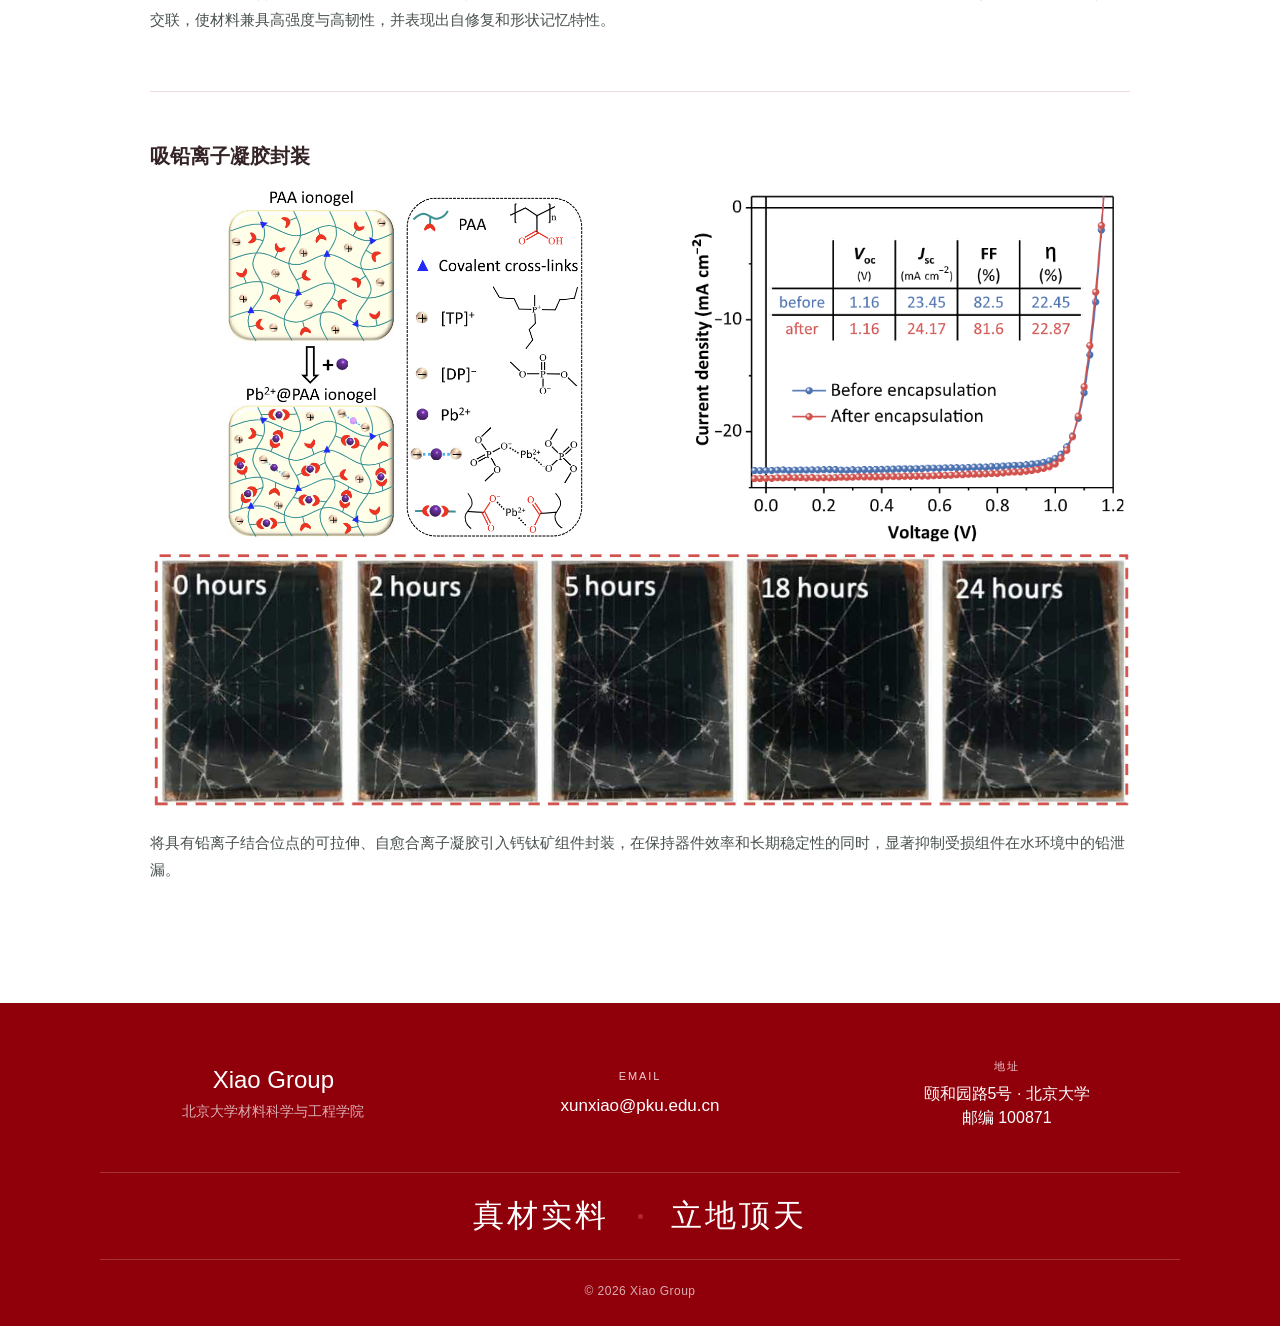
<file: research.html>
<!doctype html><html lang="zh-CN" data-lang="zh"><head><meta charset="utf-8"><meta name="viewport" content="width=device-width,initial-scale=1"><title>研究方向｜肖勋课题组</title><link rel="stylesheet" href="style.css"></head><body>
<header class="inner-header"><div class="wrap nav"><a class="brand" href="index.html"><img class="brand-logo" src="assets/xiao-group-logo-v3.png" alt="Xiao Group" width="1600" height="1272"></a><nav class="shared-nav"></nav><div class="lang" role="group"><button data-language="zh">中文</button><button data-language="en">EN</button></div></div></header>
<main>
<section class="research-stack"><div class="wrap">
<article class="research-theme"><header><span class="research-number">1.</span><h2><span data-zh>高性能光电探测器与射线探测器</span><span data-en>High-Performance Photodetectors &amp; Radiation Detectors</span></h2></header><p><span data-zh>以钙钛矿及相关半导体材料为研究对象，关注光电探测与射线探测中的电荷产生、输运和收集过程。通过晶体生长、薄膜制备、缺陷钝化和界面调控，改善材料质量与电学特性；结合器件结构设计，降低暗电流与噪声，提高探测灵敏度、响应速度和工作稳定性，探索其在弱光探测与低剂量成像中的应用。</span><span data-en>We study charge generation, transport and collection in photodetectors and radiation detectors based on perovskites and related semiconductors. Crystal growth, thin-film processing, defect passivation and interface engineering are used to improve material quality and electrical properties. Combined with device design, these approaches aim to reduce dark current and noise while improving sensitivity, response speed and operational stability for low-light detection and low-dose imaging.</span></p><div class="research-publications research-publications--detectors"><section class="research-publication"><h3><span data-zh>氩等离子体表面调控与快速光电探测</span><span data-en>Argon-plasma surface engineering for fast photodetection</span></h3><div class="research-figure-row research-figure-row--argon"><figure><img src="assets/research-argon-mechanism.png" alt="氩等离子体调控钙钛矿表面组成示意图"></figure><figure><img src="assets/research-argon-response.png" alt="氩等离子体处理前后器件的瞬态光电响应"></figure></div><p class="research-publication-note"><span data-zh>通过调节钙钛矿表面组成与缺陷状态，实现纳秒尺度的快速光电响应。</span><span data-en>Plasma-controlled surface composition and defect states enable nanosecond-scale photodetection.</span></p></section><section class="research-publication"><h3><span data-zh>低噪声大面积钙钛矿 X 射线探测与成像</span><span data-en>Low-noise, large-area perovskite X-ray detection and imaging</span></h3><div class="research-figure-row research-figure-row--xray-pair"><figure><img src="assets/research-xray-device.png" alt="异质结钙钛矿 X 射线探测器器件结构"></figure><figure><img src="assets/research-xray-imaging.jpg" alt="不同剂量条件下的大面积钙钛矿 X 射线成像结果"></figure></div><p class="research-publication-note"><span data-zh>异质结结构抑制暗电流与离子迁移，在低剂量条件下获得清晰的 X 射线成像信号。</span><span data-en>Heterojunction engineering suppresses dark current and ion migration for clear imaging at low X-ray dose rates.</span></p></section><section class="research-publication"><h3><span data-zh>柔性大面积直接转换 X 射线探测器阵列</span><span data-en>Flexible, large-area direct-conversion X-ray detector arrays</span></h3><div class="research-figure-row research-figure-row--membrane"><figure><img src="assets/paper27-toc.png" alt="钙钛矿填充膜及柔性大面积 X 射线探测器阵列制备示意图"></figure></div><p class="research-publication-note"><span data-zh>以钙钛矿填充膜兼顾机械柔性、有效电荷输运和大面积加工，构建可层压的直接转换 X 射线探测阵列。</span><span data-en>Perovskite-filled membranes combine mechanical flexibility, effective charge transport and scalable processing for laminated direct-conversion X-ray detector arrays.</span></p></section></div></article>
<article class="research-theme"><header><span class="research-number">2.</span><h2><span data-zh>智能光电器件与集成传感系统</span><span data-en>Smart Optoelectronic Devices &amp; Integrated Sensing Systems</span></h2></header><p><span data-zh>以光电器件为基础，研究光源、探测器、信号读出电路与无线通信模块的集成，构建能够连续获取和处理传感信号的智能光电传感系统。通过器件小型化、柔性结构设计与信号处理方法的优化，提高检测准确性和系统可靠性，探索可穿戴、植入式等传感形式在医学检测、环境监测和人机交互中的应用。</span><span data-en>We integrate light sources, photodetectors, readout circuits and wireless communication modules into smart optoelectronic sensing systems for continuous acquisition and processing of sensing signals. By refining device dimensions, flexible structures and signal-processing methods, we aim to improve measurement accuracy and system reliability. We explore wearable, implantable and other sensing formats for medical testing, environmental monitoring and human–machine interaction.</span></p><div class="research-publications research-publications--smart"><section class="research-publication"><h3><span data-zh>无线植入式光学探头与连续生理监测</span><span data-en>Wireless implantable optical probes for continuous physiological monitoring</span></h3><div class="research-figure-row research-figure-row--smart-single"><figure><img src="assets/research-wireless-probe-fig1.png" alt="无线植入式近红外光学探头及电子模块示意图"></figure></div><p class="research-publication-note"><span data-zh>将微型光源、光电探测器、柔性植入探头和蓝牙无线模块集成为连续组织氧合监测系统。</span><span data-en>Microscale light sources, photodetectors, a flexible implantable probe and a Bluetooth module form an integrated system for continuous tissue-oxygenation monitoring.</span></p></section></div></article>
<article class="research-theme research-theme--polymers"><header><span class="research-number">3.</span><h2><span data-zh>功能高分子与凝胶材料</span><span data-en>Functional Polymers &amp; Gel Materials</span></h2></header><p><span data-zh>以高分子与凝胶材料为研究对象，通过分子结构设计与交联网络调控，研究链间相互作用、链缠结和交联方式对材料强度、韧性及拉伸性能的影响。在此基础上，引入具有特定作用的官能团或组分，赋予材料自修复、黏附或离子吸附等功能，探索其在柔性器件与封装防护中的应用。</span><span data-en>We use molecular design and crosslink control to investigate how interchain interactions, chain entanglements and crosslinking mechanisms affect the strength, toughness and tensile properties of polymers and gels. Functional groups or additional components introduce capabilities such as self-healing, adhesion or ion adsorption. We explore these materials for flexible devices and protective encapsulation.</span></p><div class="research-publications"><section class="research-publication"><h3><span data-zh>溶剂增韧的玻璃态凝胶</span><span data-en>Glassy gels toughened by solvent</span></h3><div class="research-figure-row research-figure-row--glassy-gel"><figure><img src="assets/research-glassy-gel-mechanism.png" alt="玻璃态凝胶中离子液体交联与拉伸增韧机制示意图"></figure></div><p class="research-publication-note"><span data-zh>通过调控极性聚合物与离子液体的比例，构筑兼具玻璃态刚性和凝胶可拉伸性的均一网络。离子液体增加链间自由体积，同时形成强而密集的非共价交联，使材料兼具高强度与高韧性，并表现出自修复和形状记忆特性。</span><span data-en>Controlling the ratio of polar polymer to ionic liquid creates a homogeneous network combining glass-like stiffness with gel-like stretchability. The ionic liquid increases free volume while forming strong, abundant non-covalent crosslinks, producing high strength and toughness together with self-healing and shape-memory properties.</span></p></section><section class="research-publication"><h3><span data-zh>吸铅离子凝胶封装</span><span data-en>Lead-adsorbing ionogel encapsulation</span></h3><div class="research-figure-row research-figure-row--ionogel"><figure><img src="assets/research-polymer-ionogel-fig1a.png" alt="吸铅离子凝胶的结构与吸附机理"></figure><figure><img src="assets/research-polymer-ionogel-fig2c.png" alt="离子凝胶封装前后的器件性能"></figure><figure class="research-figure-wide"><img src="assets/research-polymer-ionogel-fig3e.png" alt="离子凝胶封装抑制破损组件铅泄漏的效果"></figure></div><p class="research-publication-note"><span data-zh>将具有铅离子结合位点的可拉伸、自愈合离子凝胶引入钙钛矿组件封装，在保持器件效率和长期稳定性的同时，显著抑制受损组件在水环境中的铅泄漏。</span><span data-en>A stretchable, self-healing ionogel containing lead-binding sites is integrated into perovskite-module encapsulation, preserving device efficiency and long-term stability while strongly suppressing lead leakage from damaged modules in water.</span></p></section></div></article>
</div></section></main><footer></footer><script src="content.js"></script><script src="inner.js"></script></body></html>
</file>
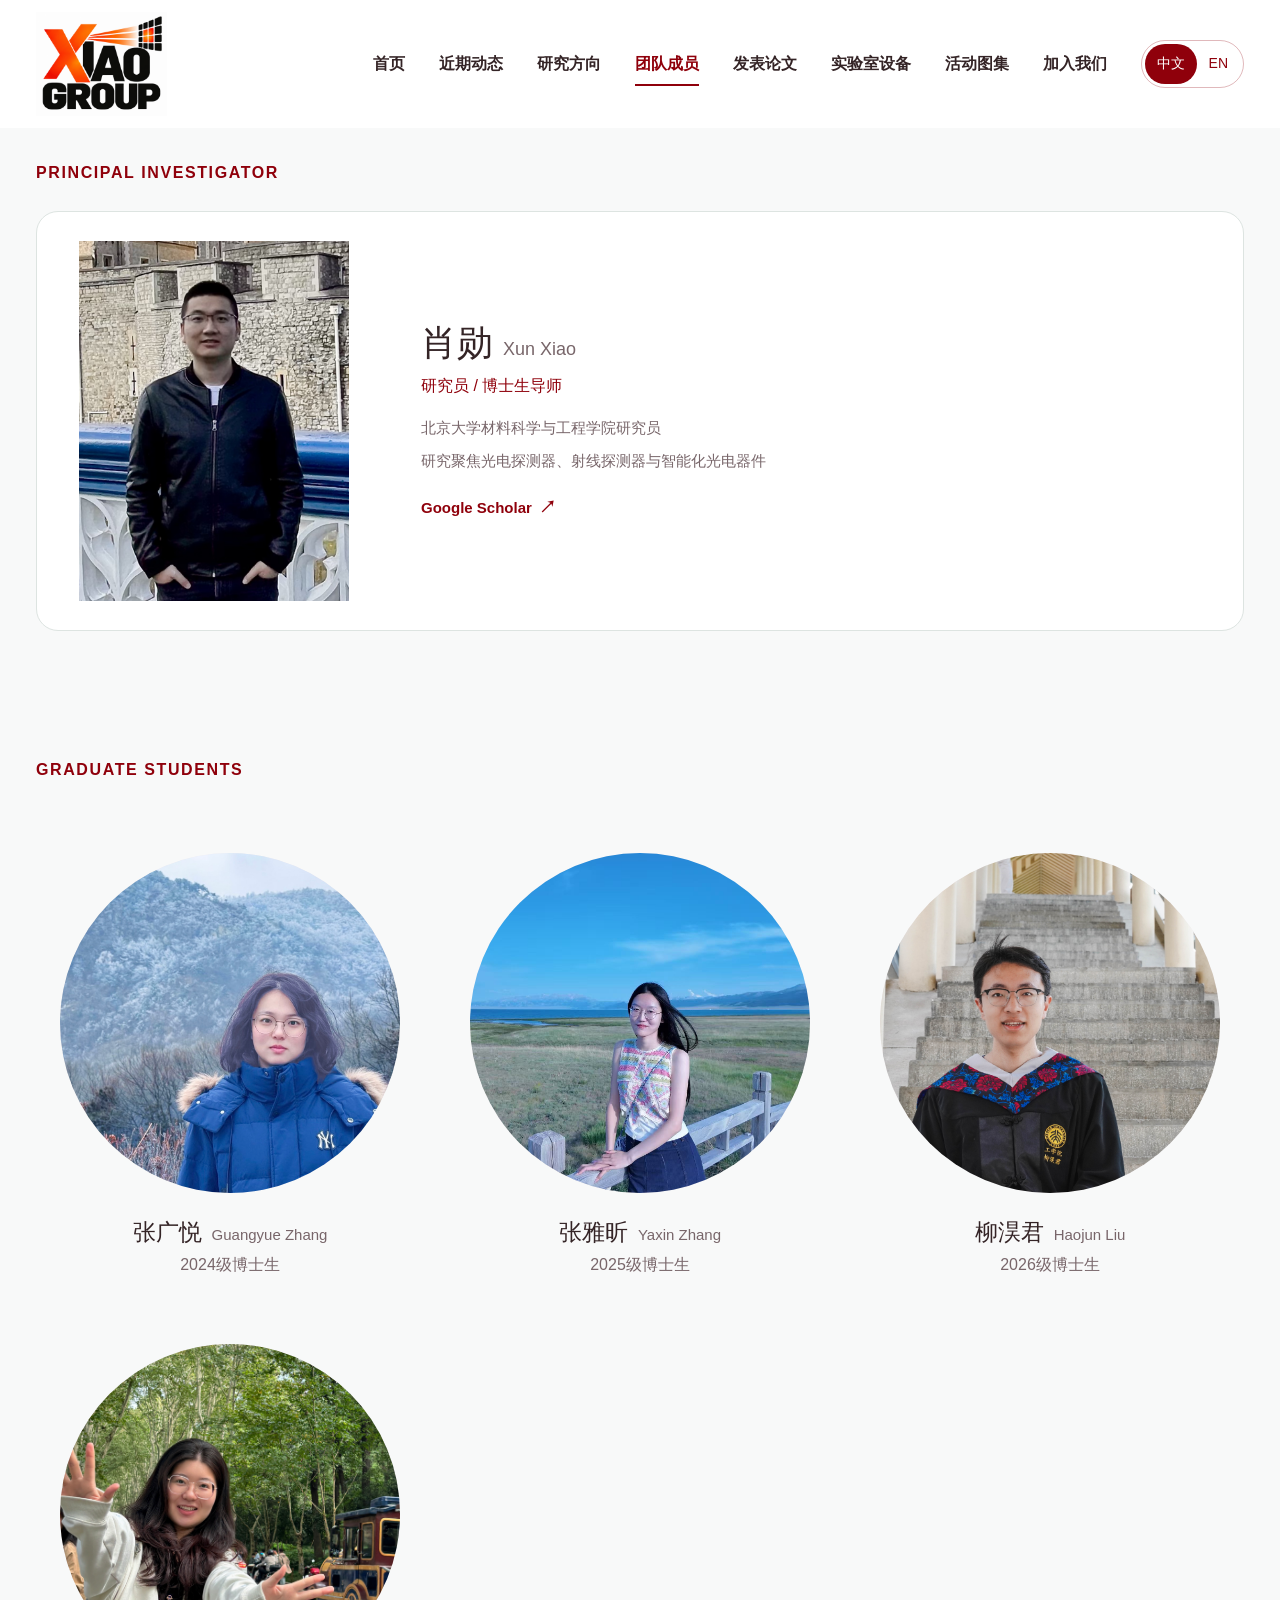
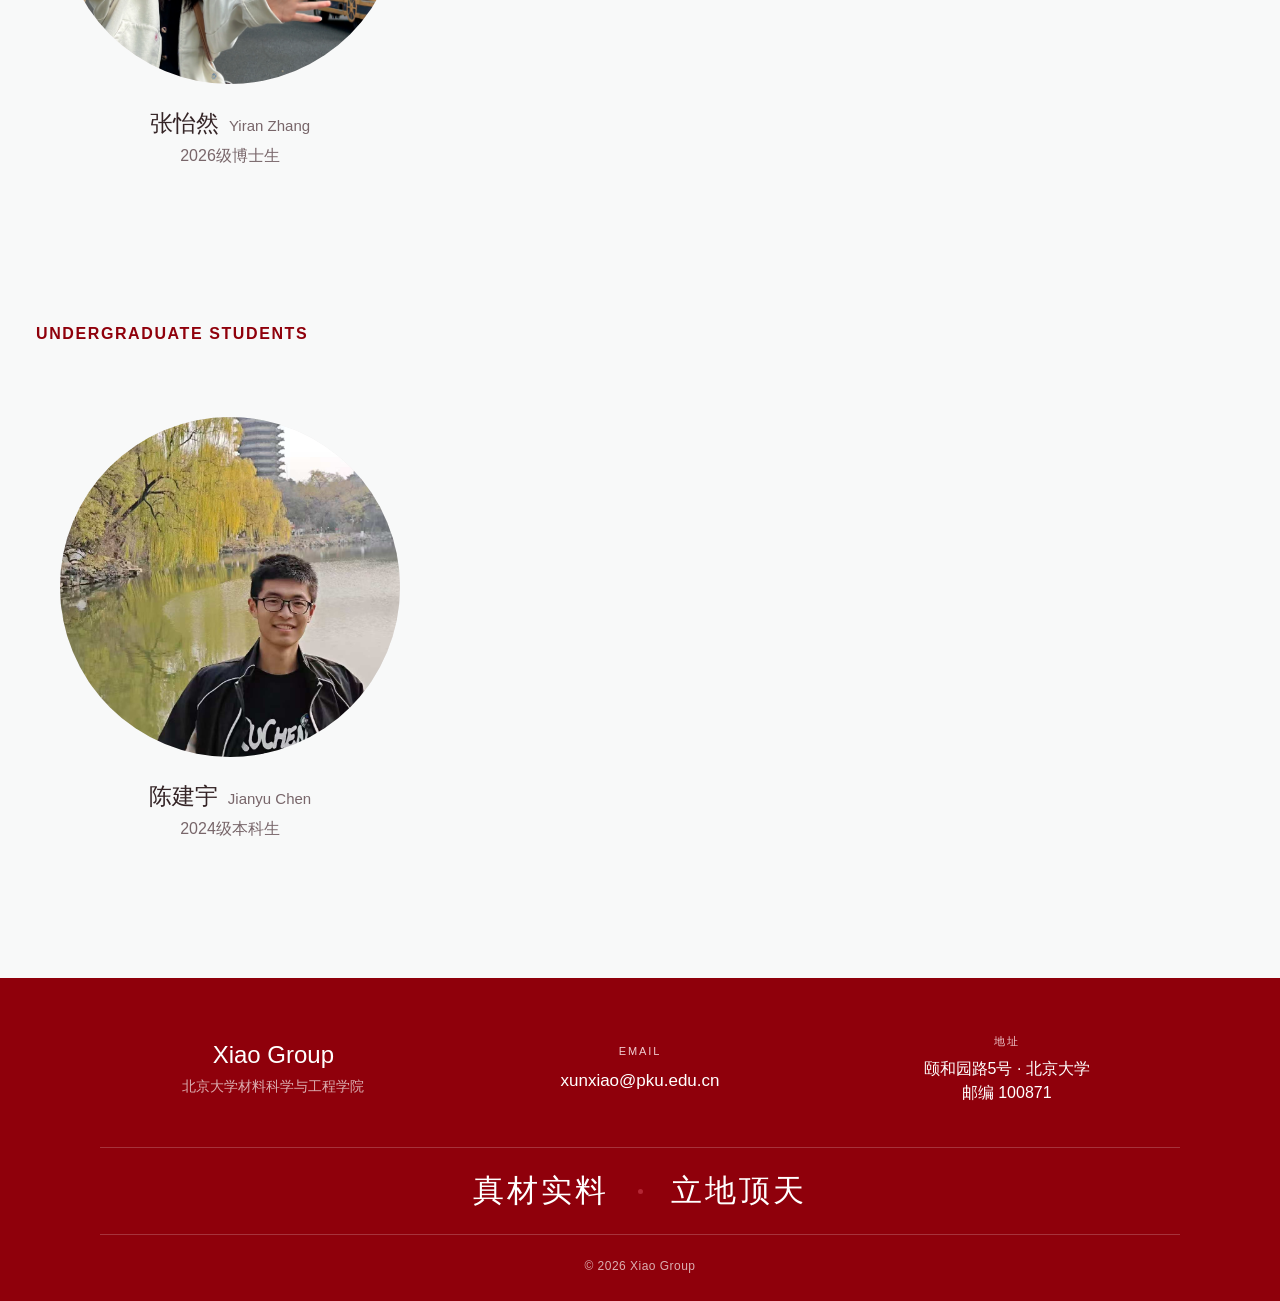
<file: team.html>
<!doctype html>
<html lang="zh-CN" data-lang="zh">
<head><meta charset="utf-8"><meta name="viewport" content="width=device-width,initial-scale=1"><title>团队成员｜肖勋课题组</title><link rel="preload" as="image" href="assets/member-xun-xiao-upscaled.png"><link rel="preload" as="image" href="assets/member-guangyue-zhang.jpg"><link rel="preload" as="image" href="assets/member-yaxin-zhang.jpg"><link rel="preload" as="image" href="assets/member-haojun-liu.jpg"><link rel="preload" as="image" href="assets/member-yiran-zhang-v2.jpg"><link rel="preload" as="image" href="assets/member-jianyu-chen.jpg"><link rel="stylesheet" href="style.css"></head>
<body>
<header class="inner-header"><div class="wrap nav"><a class="brand" href="index.html"><img class="brand-logo" src="assets/xiao-group-logo-v3.png" alt="Xiao Group" width="1600" height="1272"></a><nav class="shared-nav"></nav><div class="lang" role="group"><button data-language="zh">中文</button><button data-language="en">EN</button></div></div></header>
<main>
<section class="people-section"><div class="wrap"><p class="kicker">Principal Investigator</p><article class="pi-card pi-card-clickable" tabindex="0" role="link" data-profile-href="member-detail.html?id=xun-xiao" aria-label="查看肖勋个人详情"><a class="pi-photo-link" href="member-detail.html?id=xun-xiao" aria-label="查看肖勋个人详情"><span class="xiao-portrait-frame"><img src="assets/member-xun-xiao-upscaled.png" alt="肖勋"></span></a><div><a href="member-detail.html?id=xun-xiao"><h2>肖勋 <small>Xun Xiao</small></h2></a><p class="role"><span data-zh>研究员 / 博士生导师</span><span data-en>Principal Investigator / PhD Supervisor</span></p><p class="pi-summary"><span data-zh>北京大学材料科学与工程学院研究员<span class="pi-focus">研究聚焦光电探测器、射线探测器与智能化光电器件</span></span><span data-en>Principal Investigator at the School of Materials Science and Engineering, Peking University.<span class="pi-focus">Research focuses on photodetectors, radiation detectors and intelligent optoelectronic devices.</span></span></p><a class="pi-scholar" href="https://scholar.google.com/citations?user=PQaQF90AAAAJ&amp;hl=zh-CN" target="_blank" rel="noopener noreferrer">Google Scholar <span aria-hidden="true">↗</span></a></div></article>
<div class="people-group"><div class="section-head compact"><p class="kicker">Graduate Students</p></div><div class="member-grid" id="phdMembers"></div></div>
<div class="people-group"><div class="section-head compact"><p class="kicker">Undergraduate Students</p></div><div class="member-grid" id="undergraduateMembers"></div></div>
</div></section></main><footer></footer><script src="content.js"></script><script src="member-data.js"></script><script src="inner.js"></script>
</body></html>
</file>
<file: style.css>
:root{--ink:#334843;--muted:#70817c;--paper:#f7f6f1;--white:#fff;--red:#9a4352;--cyan:#6f9f98;--line:#d9e2df;--dark:#dce9e5;--serif:"Noto Serif SC","Songti SC",Georgia,serif;--sans:Inter,"Helvetica Neue","Noto Sans SC","Microsoft YaHei",sans-serif}
*{box-sizing:border-box}html{scroll-behavior:smooth}body{margin:0;background:var(--paper);color:var(--ink);font-family:var(--sans);line-height:1.65}a{color:inherit;text-decoration:none}button{font:inherit}img{display:block;width:100%}.wrap{width:min(1380px,calc(100% - 96px));margin:auto}.hero{min-height:94vh;color:#fff;position:relative;display:flex;flex-direction:column;overflow:hidden;background:var(--dark)}.hero:before{content:"";position:absolute;inset:0;background:linear-gradient(90deg,rgba(3,12,15,.96),rgba(3,12,15,.7) 45%,rgba(3,12,15,.16) 78%),linear-gradient(0deg,rgba(3,12,15,.65),transparent 54%),url("assets/index-bg.jpg") center/cover no-repeat;transform:scale(1.02)}header{position:relative;z-index:3;border-bottom:1px solid rgba(255,255,255,.16)}.nav{height:92px;display:flex;align-items:center;gap:38px}.brand{margin-right:auto;display:flex;align-items:center;gap:14px}.mark{width:40px;height:40px;border:1px solid rgba(255,255,255,.5);display:grid;place-items:center;font:700 18px var(--serif)}.brand strong{font:600 20px var(--serif)}.brand small{display:block;font-size:10px;letter-spacing:.2em;color:#b9c8ca;text-transform:uppercase}nav{display:flex;gap:24px}nav a{font-size:13px;color:#d8e1e1}.lang{display:flex;border:1px solid rgba(255,255,255,.35);border-radius:30px;padding:3px}.lang button{border:0;background:none;color:#bac9ca;padding:6px 10px;border-radius:30px;cursor:pointer;font-size:12px}.lang button.active{background:#fff;color:var(--ink)}:focus-visible{outline:3px solid var(--cyan);outline-offset:3px}.hero-content{position:relative;z-index:2;flex:1;display:flex;align-items:center;padding:80px 0 105px}.eyebrow,.kicker{text-transform:uppercase;letter-spacing:.2em;font-size:11px;color:var(--cyan);font-weight:700}h1{font:500 clamp(54px,6vw,98px)/1.04 var(--serif);letter-spacing:-.04em;margin:24px 0;max-width:1000px}.hero-copy{max-width:650px;color:#cbd7d7;font-size:17px}.actions{display:flex;gap:28px;align-items:center;margin-top:40px}.button{display:inline-flex;padding:15px 22px;font-size:13px;font-weight:700}.button.light{background:#fff;color:var(--ink)}.button.red{background:var(--red);color:#fff}.text-link{font-size:13px;border-bottom:1px solid}.hero-index{position:absolute;right:48px;bottom:45px;z-index:2;writing-mode:vertical-rl;font-size:10px;letter-spacing:.22em;color:#aebfc1}.section{padding:120px 0}.section-head{display:grid;grid-template-columns:1fr 2fr;gap:70px;margin-bottom:55px}.section-head h2,.news h2,.join h2{font:500 clamp(38px,4.5vw,66px)/1.14 var(--serif);letter-spacing:-.025em;margin:0}.research{background:#fff}.research-grid{display:grid;grid-template-columns:repeat(3,1fr);gap:22px}.research-card{background:#f2f4f2;overflow:hidden}.research-card img{height:230px;object-fit:cover;transition:transform .45s}.research-card:hover img{transform:scale(1.04)}.research-card div{padding:28px}.research-card span{font-size:12px;color:var(--red)}.research-card h3{font:500 25px var(--serif);margin:15px 0 10px}.research-card p{color:var(--muted);font-size:14px}.featured{background:#0b1b20;color:#fff}.paper-grid{display:flex;gap:18px;height:480px}.paper{position:relative;flex:1;min-width:0;overflow:hidden;background:#15272c;transition:flex .55s cubic-bezier(.2,.7,.2,1)}.paper:hover,.paper:focus{flex:1.75}.paper img{height:100%;object-fit:cover;transition:transform .55s,filter .55s;filter:saturate(.78)}.paper:hover img,.paper:focus img{transform:scale(1.055);filter:saturate(1)}.paper:after{content:"";position:absolute;inset:55% 0 0;background:linear-gradient(transparent,rgba(2,10,13,.9))}.paper p{position:absolute;z-index:2;left:24px;right:24px;bottom:20px;margin:0;font:500 17px var(--serif);color:#fff}.news{background:var(--paper)}.news-layout{display:grid;grid-template-columns:.82fr 1.6fr;gap:100px}.muted,.news-item p{color:var(--muted)}.news-list{border-top:1px solid #bfc9c6}.news-item{display:grid;grid-template-columns:145px 1fr 24px;gap:28px;padding:30px 0;border-bottom:1px solid #cfd7d4}.news-item time{color:var(--red);font:500 22px var(--serif);letter-spacing:.02em}.news-item h3{font:500 20px var(--serif);margin:0 0 5px}.news-item p{margin:0;font-size:13px}.join{background:#dfe9e7}.join-inner{padding:105px 0;max-width:980px;margin:auto}.join h2{margin:12px 0 22px}.join-inner>p:not(.kicker){max-width:760px;color:#53696d}.join .button{margin-top:22px}footer{background:#061216;color:#aebdbf;padding:60px 0 30px}.footer-grid{display:grid;grid-template-columns:1.4fr 1fr;gap:80px}.footer-grid h3{color:#fff;font:500 22px var(--serif)}.footer-bottom{border-top:1px solid #243337;margin-top:45px;padding-top:22px;font-size:11px}
@media(max-width:1050px){.wrap{width:min(100% - 44px,900px)}nav a{display:none}.section-head,.news-layout{grid-template-columns:1fr;gap:24px}.research-grid{grid-template-columns:1fr}.paper-grid{height:auto;display:grid;grid-template-columns:1fr}.paper{height:380px}.join-inner{width:min(100% - 44px,900px)}.hero-index{display:none}}
@media(max-width:650px){.wrap{width:calc(100% - 34px)}.brand small{display:none}.brand strong{font-size:16px}.mark{width:34px;height:34px}h1{font-size:46px}.section{padding:78px 0}.research-card img{height:200px}.news-item{grid-template-columns:95px 1fr}.news-item>span{display:none}.news-item time{font-size:18px}.footer-grid{grid-template-columns:1fr}.join-inner{width:calc(100% - 34px);padding:78px 0}}
@media(prefers-reduced-motion:reduce){*{scroll-behavior:auto!important;transition:none!important}}

/* Shared inner pages */
[data-en]{display:none}html[data-lang="en"] [data-zh]{display:none}html[data-lang="en"] [data-en]{display:initial}.inner-header{background:var(--dark);color:#fff;border-bottom:1px solid rgba(255,255,255,.13)}.page-hero{min-height:520px;color:#fff;display:flex;align-items:end;padding:100px 0 85px;background:linear-gradient(90deg,rgba(4,27,23,.96),rgba(4,27,23,.58)),var(--hero-image) center/cover}.page-hero h1{font-size:clamp(62px,8vw,120px);margin:15px 0}.page-hero p:last-child{max-width:700px;color:#d3dfd9;font-size:17px}.research-hero{--hero-image:url('assets/research-bg.jpg')}.members-hero{--hero-image:url('assets/xx.jpg')}.publications-hero{--hero-image:url('assets/papers-bg.jpg')}.research-detail{background:#fff}.research-detail article{display:grid;grid-template-columns:1fr 1fr;min-height:620px}.research-detail article:nth-child(even) .detail-image{order:2}.detail-image{overflow:hidden}.detail-image img{height:100%;object-fit:cover;transition:transform .6s}.research-detail article:hover img{transform:scale(1.035)}.detail-copy{padding:90px clamp(45px,8vw,135px);display:flex;flex-direction:column;justify-content:center}.detail-copy>span{color:var(--red);font-size:12px}.detail-copy h2{font:500 clamp(34px,4vw,58px)/1.12 var(--serif);margin:18px 0}.detail-copy p,.detail-copy li{color:var(--muted)}.detail-copy ul{padding-left:19px}.simple-footer{background:var(--dark);color:#b7c7c1;padding:34px 0;font-size:12px}.people-section,.publications-section{padding:110px 0;background:var(--paper)}.pi-card{margin-top:25px;display:grid;grid-template-columns:360px 1fr;background:#fff}.pi-card img{height:430px;object-fit:cover}.pi-card>div{padding:65px}.pi-card h2{font:500 43px var(--serif);margin:0}.pi-card h2 small{font-size:21px;color:var(--muted)}.pi-card .role{color:var(--red)}.people-group{margin-top:110px}.section-head.compact{margin-bottom:35px}.member-grid{display:grid;grid-template-columns:repeat(3,1fr);gap:22px}.member-card{background:#fff;padding-bottom:25px}.portrait-placeholder{height:260px;background:linear-gradient(145deg,#bdd0c7,#6f9285);display:grid;place-items:center;color:#fff;font:500 60px var(--serif)}.member-card h3,.member-card p{margin-left:25px;margin-right:25px}.member-card h3{font:500 23px var(--serif);margin-bottom:2px}.member-card p{color:var(--muted);margin-top:0}.pub-toolbar{display:flex;align-items:center;justify-content:space-between;border-bottom:1px solid var(--line);padding-bottom:24px;margin-bottom:20px}.year-button{border:0;background:transparent;padding:8px 11px;color:var(--muted);cursor:pointer}.year-button.active{background:var(--dark);color:#fff}.publication-row{display:grid;grid-template-columns:42px 150px 1fr 35px;gap:28px;align-items:center;padding:28px 0;border-bottom:1px solid var(--line)}.publication-row>span{color:var(--muted);font-size:12px}.publication-row img{height:105px;object-fit:cover;background:#fff}.publication-row h2{font:500 20px/1.4 var(--serif);margin:4px 0}.publication-row p{font-size:12px;color:var(--muted);margin:3px 0}.publication-row .pub-journal{color:var(--red);text-transform:none}.pub-arrow{font-size:22px}
@media(max-width:900px){.research-detail article{grid-template-columns:1fr}.research-detail article:nth-child(even) .detail-image{order:0}.detail-image{height:380px}.pi-card{grid-template-columns:1fr}.pi-card img{height:390px}.member-grid{grid-template-columns:1fr 1fr}.publication-row{grid-template-columns:35px 110px 1fr}.pub-arrow{display:none}}
@media(max-width:600px){.page-hero{min-height:430px;padding:70px 0 50px}.page-hero h1{font-size:58px}.detail-copy{padding:55px 24px}.detail-image{height:280px}.pi-card>div{padding:35px 25px}.member-grid{grid-template-columns:1fr}.publication-row{grid-template-columns:1fr}.publication-row>span{display:none}.publication-row img{height:190px}.pub-toolbar{align-items:flex-start;gap:15px;flex-direction:column}}

.pi-card,.member-card{transition:transform .3s,box-shadow .3s}.pi-card:hover,.member-card:hover{transform:translateY(-4px);box-shadow:0 18px 45px rgba(9,36,31,.12)}.profile-link{display:block;margin:18px 25px 0;color:var(--red);font-size:12px}.pi-card .profile-link{margin-left:0}.profile-page{min-height:75vh;background:var(--paper);padding:55px 0 110px}.back-link{display:inline-block;margin-bottom:45px;color:var(--muted);font-size:13px}.profile-lead{display:grid;grid-template-columns:420px 1fr;background:#fff;min-height:520px}.profile-lead>div:first-child>img,.profile-placeholder{height:100%;min-height:520px;object-fit:cover}.profile-placeholder{display:grid;place-items:center;background:linear-gradient(145deg,#bdd0c7,#577d70);color:#fff;font:500 90px var(--serif)}.profile-lead>div:last-child{padding:85px;display:flex;flex-direction:column;justify-content:center}.profile-lead h1{color:var(--ink);font-size:clamp(55px,7vw,95px);margin:12px 0 0}.profile-en{font:500 25px var(--serif);color:var(--muted);margin:0 0 30px}.profile-role{color:var(--red)}.profile-sections{margin-top:35px}.profile-sections article{display:grid;grid-template-columns:70px 260px 1fr;gap:30px;padding:48px 0;border-bottom:1px solid var(--line)}.profile-sections article>span{font-size:12px;color:var(--red)}.profile-sections h2{font:500 26px var(--serif);margin:0}.profile-sections article>div{color:var(--muted)}
@media(max-width:850px){.profile-lead{grid-template-columns:1fr}.profile-lead>div:first-child>img,.profile-placeholder{height:420px;min-height:0}.profile-lead>div:last-child{padding:50px}.profile-sections article{grid-template-columns:45px 1fr}.profile-sections article>div{grid-column:2}}
@media(max-width:550px){.profile-lead>div:last-child{padding:35px 24px}.profile-lead h1{font-size:55px}.profile-sections article{grid-template-columns:1fr;gap:10px}.profile-sections article>div{grid-column:auto}}

/* Publications */
.year-jump{position:sticky;top:0;z-index:8;display:flex!important;justify-content:flex-end;gap:8px;flex-wrap:wrap;padding:18px 0 22px;margin-bottom:55px;background:rgba(244,246,241,.95);backdrop-filter:blur(10px);border-bottom:1px solid var(--line)}.year-jump a{display:block!important;padding:8px 13px;color:var(--muted);font-size:15px;font-weight:500}.year-jump a:hover,.year-jump a:focus-visible{background:var(--dark);color:#fff}.publication-year{scroll-margin-top:95px;margin-bottom:100px}.publication-year>header{display:flex;align-items:end;justify-content:flex-start;padding-bottom:22px;border-bottom:2px solid var(--ink)}.publication-year>header h2{font:500 clamp(38px,5vw,62px)/1 var(--serif);margin:0;color:var(--ink)}.publication-row{display:grid;grid-template-columns:minmax(320px,430px) 1fr;gap:52px;align-items:center;min-height:360px;margin:18px 0;padding:34px;border:1px solid transparent;background:transparent;transition:transform .28s,box-shadow .28s,background .28s,border-color .28s}.publication-row:hover,.publication-row:focus-visible{transform:translateY(-6px) scale(1.012);background:rgba(255,255,255,.55);border-color:var(--line);box-shadow:0 22px 55px rgba(9,36,31,.12)}.publication-image{height:320px;min-width:0;display:flex;align-items:center;justify-content:center}.publication-image img{display:block;width:auto;height:auto;max-width:100%;max-height:100%;margin:0;object-fit:contain;object-position:center}.publication-copy{align-self:center}.publication-row h2{font:500 26px/1.42 var(--serif);margin:0 0 20px}.publication-row .pub-authors{font-size:14px;line-height:1.8;color:var(--muted);margin:0 0 14px}.publication-row .pub-journal{font-size:14px;color:var(--red);font-weight:600;margin:0}
.scholar-summary{display:grid;grid-template-columns:250px minmax(0,720px);justify-content:center;align-items:stretch;gap:34px;padding:48px 0;margin-bottom:10px;border-bottom:1px solid var(--line)}.scholar-summary>a{min-height:82px;padding:20px 24px;background:var(--dark);color:#fff;font:500 23px/1.25 var(--serif);display:flex;align-items:center;justify-content:space-between;white-space:nowrap;transition:transform .25s,background .25s}.scholar-summary>a:hover,.scholar-summary>a:focus-visible{transform:translateY(-4px);background:#123b33}.scholar-summary>a span{color:var(--cyan);font-size:18px;transition:transform .25s}.scholar-summary>a:hover span{transform:translate(4px,-4px)}.scholar-metrics{display:grid;grid-template-columns:repeat(3,max-content);justify-content:center;align-items:center;gap:8px}.scholar-metrics p{min-height:82px;margin:0;padding:14px 22px;display:flex;align-items:baseline;justify-content:flex-start;gap:12px}.scholar-metrics strong{font:600 clamp(22px,2.2vw,31px) var(--sans);color:var(--red);letter-spacing:-.03em}.scholar-metrics span{font:500 clamp(18px,2vw,26px) var(--serif);color:var(--ink);text-transform:lowercase}
@media(max-width:950px){.publication-row{grid-template-columns:280px 1fr;gap:32px}.publication-image{height:280px}}
@media(max-width:850px){.scholar-summary{grid-template-columns:220px 1fr;gap:18px}.scholar-metrics p{padding:12px}}
@media(max-width:650px){.year-jump{justify-content:flex-start;position:static}.publication-year{scroll-margin-top:20px}.publication-row{grid-template-columns:1fr;padding:22px;margin:12px 0}.publication-row:hover,.publication-row:focus-visible{transform:translateY(-3px)}.publication-image{height:310px}.publication-row h2{font-size:20px}.scholar-summary{grid-template-columns:1fr}.scholar-summary>a{min-height:72px}.scholar-metrics{grid-template-columns:repeat(3,1fr);gap:5px}.scholar-metrics p{min-height:72px;padding:10px;justify-content:center}}

/* Group life gallery */
.gallery-hero{--hero-image:url('assets/index-bg.jpg')}.gallery-section{padding:110px 0 130px;background:var(--paper)}.gallery-grid{display:grid;grid-template-columns:repeat(3,minmax(0,1fr));gap:65px 26px}.gallery-card{min-width:0}.gallery-photo{aspect-ratio:4/3;position:relative;overflow:hidden;display:flex;align-items:flex-end;padding:24px;background:linear-gradient(145deg,#365f55,#9bb8aa);transition:transform .45s}.gallery-photo:before{content:"";position:absolute;width:58%;height:58%;right:-8%;top:-10%;border-radius:50%;background:rgba(255,255,255,.13)}.gallery-photo:after{content:"";position:absolute;width:38%;height:38%;left:10%;bottom:12%;border:1px solid rgba(255,255,255,.24);transform:rotate(18deg)}.gallery-photo.has-image{padding:0}.gallery-photo.has-image:before,.gallery-photo.has-image:after{display:none}.gallery-photo img{width:100%;height:100%;object-fit:cover;display:block}.gallery-photo span{position:relative;z-index:2;color:rgba(255,255,255,.72);font-size:10px;letter-spacing:.22em}.tone-2{background:linear-gradient(145deg,#183d37,#6d978a)}.tone-3{background:linear-gradient(145deg,#7e302e,#c68c70)}.tone-4{background:linear-gradient(145deg,#2e4b46,#a2aea4)}.tone-5{background:linear-gradient(145deg,#6c795a,#b8b596)}.tone-6{background:linear-gradient(145deg,#1d4741,#789f93)}.gallery-card:hover .gallery-photo{transform:translateY(-5px)}.gallery-copy{padding:25px 4px 0}.gallery-copy time{font-size:10px;letter-spacing:.18em;color:var(--red)}.gallery-copy h2{font:500 25px/1.3 var(--serif);margin:10px 0}.gallery-copy p{margin:0;color:var(--muted);font-size:14px;line-height:1.75}
@media(max-width:900px){.gallery-grid{grid-template-columns:repeat(2,1fr)}}
@media(max-width:600px){.gallery-section{padding:75px 0 95px}.gallery-grid{grid-template-columns:1fr;gap:50px}.gallery-copy h2{font-size:23px}}

/* Join us */
.page-hero.join-hero{background-color:#0b2a24;background-image:linear-gradient(90deg,rgba(4,27,23,.6) 0%,rgba(4,27,23,.32) 43%,rgba(4,27,23,.04) 72%,transparent 100%),url('assets/join-boya-hero-v3.png');background-size:cover;background-position:center;background-repeat:no-repeat}.recruit-brief{padding:95px 0;background:var(--paper)}.recruit-layout{display:grid;grid-template-columns:.82fr 1.45fr;gap:95px}.recruit-layout aside h2,.join-details h2{font:500 clamp(35px,4vw,56px)/1.18 var(--serif);margin:15px 0 20px}.recruit-layout aside>p:last-of-type{color:var(--muted)}.compact-values{display:flex;flex-wrap:wrap;gap:9px;margin-top:30px}.compact-values span{padding:9px 14px;background:#e2ebe6;border:1px solid #c9d8d1;color:var(--ink);font:500 14px var(--serif);transition:background .2s,border-color .2s}.compact-values span:hover{background:#d4e3dc;border-color:#acc4b9}.position-list{border-top:2px solid var(--ink)}.position-list article{display:grid;grid-template-columns:55px 1fr;gap:20px;padding:30px 0;border-bottom:1px solid var(--line)}.position-list article>span{font-size:11px;color:var(--red)}.position-list h3{font:500 25px var(--serif);margin:0 0 8px}.position-list p{margin:0;color:var(--muted);font-size:14px}.join-details{padding:90px 0;background:#fff}.details-layout{display:grid;grid-template-columns:1fr 1fr;gap:90px}.join-details ul,.join-details ol{margin:30px 0 0;padding:0;list-style:none;border-top:1px solid var(--line)}.join-details li{padding:16px 0;border-bottom:1px solid var(--line);color:var(--muted)}
@media(max-width:900px){.recruit-layout,.details-layout{grid-template-columns:1fr;gap:50px}}
@media(max-width:600px){.recruit-brief,.join-details{padding:70px 0}.compact-values{gap:7px}.compact-values span{padding:8px 12px;font-size:13px}}
.hero-credit{position:absolute;right:18px;bottom:12px;color:rgba(255,255,255,.62);font-size:9px;letter-spacing:.06em;z-index:2}

/* News archive */
.news-hero{--hero-image:url('assets/index-bg.jpg')}.news-archive{padding:95px 0 130px;background:var(--paper)}.archive-head{display:flex;align-items:center;justify-content:space-between;padding-bottom:24px;border-bottom:2px solid var(--ink)}.archive-head p{margin:0}.archive-head>p:last-child{font-size:12px;color:var(--muted)}.archive-list article{display:grid;grid-template-columns:145px 1fr;gap:55px;padding:36px 0;border-bottom:1px solid var(--line);transition:padding .25s,background .25s}.archive-list article:hover{padding-left:18px;padding-right:18px;background:rgba(255,255,255,.5)}.archive-list time{display:flex;align-items:baseline;gap:12px;color:var(--red)}.archive-list time b{font:500 39px var(--serif)}.archive-list time span{font-size:11px;letter-spacing:.08em}.archive-list h2{font:500 clamp(21px,2.2vw,29px)/1.35 var(--serif);margin:0 0 8px}.archive-list article p{margin:0;color:var(--muted);font-size:14px}
@media(max-width:650px){.news-archive{padding:70px 0 90px}.archive-list article{grid-template-columns:1fr;gap:10px;padding:28px 0}.archive-list article:hover{padding-left:0;padding-right:0}.archive-list time b{font-size:31px}.archive-head>p:last-child{display:none}}

/* Unified site header and footer */
.wrap{width:min(1480px,calc(100% - 72px))}.nav{height:108px;gap:34px}.brand{gap:20px}.mark{width:62px;height:62px;border:1px dashed rgba(255,255,255,.55);font-size:0;background:rgba(255,255,255,.07);position:relative;flex:0 0 auto}.mark:after{content:'LOGO';font:500 9px var(--sans);letter-spacing:.12em;color:rgba(255,255,255,.68)}.brand strong{font-size:24px;letter-spacing:.015em}.brand small{display:none!important}nav{gap:30px}nav a{font-size:14.5px;font-weight:500}.lang button{font-size:13px;padding:7px 11px}
.site-footer{background:#061d19;color:#c2d0ca;padding:54px 0 24px}.site-footer-main{width:min(1080px,calc(100% - 34px));display:grid;grid-template-columns:repeat(3,minmax(0,1fr));gap:20px;align-items:center;place-items:center;text-align:center;margin-inline:auto}.site-footer-main>*{width:100%;text-align:center}.footer-brand strong{display:block;color:#fff;font:500 24px var(--serif)}.footer-brand small{display:block;margin-top:7px;color:#a7b9b2;font-size:14px;line-height:1.45}.footer-contact>span,.footer-address>span{display:block;color:var(--cyan);font-size:11px;letter-spacing:.17em;margin-bottom:7px}.footer-contact a{color:#fff;font-size:17px}.footer-address p{margin:0;font-size:16px;line-height:1.5;white-space:nowrap}.footer-motto{max-width:1080px;display:flex;align-items:center;justify-content:center;gap:28px;margin-top:42px;padding:22px 0;border-top:1px solid rgba(255,255,255,.12);border-bottom:1px solid rgba(255,255,255,.12)}.footer-motto strong{font:500 clamp(20px,2.4vw,34px) var(--serif);letter-spacing:.1em;color:#fff}.footer-motto i{width:5px;height:5px;border-radius:50%;background:var(--cyan)}.footer-legal{max-width:1080px;display:flex;justify-content:center;text-align:center;padding-top:22px;color:#92aaa1;font-size:12px;letter-spacing:.04em}.footer-logo{display:none}.lang button{background:transparent!important;color:#bac9ca!important}.lang button.active{background:transparent!important;color:#bac9ca!important}html[data-lang="zh"] .lang button[data-language="zh"],html[data-lang="en"] .lang button[data-language="en"]{background:#fff!important;color:var(--ink)!important}
@media(max-width:1150px){.nav{height:94px}.mark{width:52px;height:52px}nav{gap:18px}nav a{font-size:13px}}
@media(max-width:950px){.site-footer-main{grid-template-columns:1fr 1fr}.site-footer-main .footer-address{grid-column:1/-1}}
@media(max-width:760px){.wrap{width:calc(100% - 34px)}.nav{height:82px}.mark{width:44px;height:44px}.brand strong{font-size:18px}.site-footer-main{grid-template-columns:1fr;gap:25px}.site-footer-main .footer-address{grid-column:auto}.footer-address p{font-size:15px;white-space:normal}.footer-contact a{font-size:16px}.footer-motto{gap:15px}.footer-motto strong{font-size:19px}}

/* Homepage refinement */
.home-page .hero-content{padding-top:65px}.home-page .hero-content>div{width:min(1120px,100%)}.home-page h1{max-width:1120px;font-size:clamp(54px,5.8vw,90px);line-height:1.08;text-wrap:balance}.home-page .hero-copy{max-width:880px;font-size:18px;line-height:1.8;text-wrap:balance}.home-page .section-head .kicker,.home-page .join .kicker{display:none}.home-page .section-head{grid-template-columns:1fr;margin-bottom:55px}.home-page .section-head h2{max-width:950px}.home-page .research-grid{gap:24px}.home-page .research-card{text-align:center}.home-page .research-card img{height:270px;object-fit:contain;background:var(--paper);padding:16px}.home-page .research-card div{padding:30px 25px 34px}.home-page .research-card div>span{display:none}.home-page .research-card h3{font-size:29px;margin:6px auto 12px;text-wrap:balance}.home-page .research-card p{max-width:340px;margin:0 auto;text-wrap:balance}.home-page .featured{background:var(--dark)}.home-page .paper{background:var(--paper)}.home-page .paper img{object-fit:contain;background:var(--paper);padding:24px;filter:none}.home-page .paper:hover img,.home-page .paper:focus img{transform:scale(1.025);filter:none}.home-page .news-layout{grid-template-columns:.7fr 1.7fr}.home-page .news-item{grid-template-columns:145px 1fr;transition:transform .25s,background .25s}.home-page .news-item:hover{transform:translateY(-4px);background:rgba(255,255,255,.6)}.home-page .news-item time{font-size:18px}.home-page .join-inner>p:not(.kicker){max-width:820px;font-size:16px;line-height:1.85;text-wrap:balance}.home-page .join-inner h2{text-wrap:balance}
@media(max-width:950px){.home-page .research-card img{height:240px}}
@media(max-width:650px){.home-page h1{font-size:47px}.home-page .hero-copy{font-size:16px}.home-page .news-layout{grid-template-columns:1fr}.home-page .news-item{grid-template-columns:110px 1fr}.home-page .research-card img{height:220px}}

/* Homepage imagery, headings and alignment — final overrides */
.home-page .section-head .kicker,.home-page .news-intro>.kicker,.home-page .join .kicker{display:none}
.home-page .section-head{display:block;text-align:center}
.home-page .section-head h2{max-width:950px;margin-inline:auto;text-align:center;font-size:clamp(42px,5vw,70px)}
.home-page .research-card img{object-fit:contain;padding:16px;background:#fff}

/* Inner-page label and research-image cleanup */
.page-hero .eyebrow{display:none}
.page-hero p:last-child{display:none}
.research-detail .detail-copy>span{display:none}
.research-detail article:nth-child(1) .detail-image{background:url('assets/research-photodetector-diagram-v4.png') center/cover no-repeat}
.research-detail article:nth-child(2) .detail-image{background:url('assets/research-radiation-diagram-v4.png') center/cover no-repeat}
.research-detail article:nth-child(3) .detail-image{background:url('assets/research-intelligent-diagram-v4.png') center/cover no-repeat}
.research-detail .detail-image img{opacity:0}
.people-section>.wrap>.kicker,.people-group .section-head.compact>.kicker{font-size:clamp(14px,1.25vw,17px);letter-spacing:.1em;color:var(--red);font-weight:600}
html:not(.lang-ready) body{visibility:hidden}
.archive-head{display:none}
.archive-list article p{display:none}
.archive-list time{font:500 18px/1.3 var(--sans);letter-spacing:.04em}
.archive-list h2{margin-bottom:0}
.gallery-copy time{font-size:12px;letter-spacing:.1em}
.home-page .news-layout>div>.kicker{display:none}
.join-copy-line{display:block}
.archive-list time{font:500 18px var(--serif);letter-spacing:.02em}
.archive-list h2{font:500 20px var(--serif);line-height:1.35}
.gallery-copy time{font-size:16px;letter-spacing:.06em;font-weight:600}
.recruit-brief .kicker,.join-details .kicker{font-size:clamp(14px,1.25vw,17px);letter-spacing:.1em;color:var(--red);font-weight:600}
.news-hero{--hero-image:url('assets/news-hero-landscape.jpg')}
.gallery-hero{--hero-image:url('assets/gallery-hero-v2.png')}
.member-card h3{display:flex;align-items:baseline;gap:10px;flex-wrap:wrap}
.member-card h3 small{font:500 15px var(--serif);color:var(--muted)}
.member-photo{width:100%;height:320px;object-fit:cover;background:#f3edef}.member-role{margin-bottom:8px}.member-research{min-height:48px;font-size:13px;line-height:1.65}.member-email{display:block;margin:10px 25px 0;color:var(--muted);font-size:12px;overflow-wrap:anywhere}
@media(max-width:900px){.member-photo{height:320px}}@media(max-width:600px){.member-photo{height:320px}}
.profile-name{display:flex;align-items:baseline;gap:22px;flex-wrap:wrap;line-height:1.05;margin-bottom:28px!important}
.profile-name small{font:500 clamp(28px,3.2vw,44px) var(--serif);color:var(--muted);letter-spacing:-.01em}
.profile-role{font:500 clamp(22px,2.2vw,30px)/1.35 var(--serif);margin-top:6px}
.student-profile .profile-sections{margin-top:22px}
.student-profile .profile-sections article{grid-template-columns:86px 220px 1fr;gap:24px;padding:30px 0}
.student-profile .profile-sections article>span{font:500 clamp(34px,3.8vw,52px)/1 var(--serif);letter-spacing:-.04em;color:var(--red)}
.student-profile .profile-sections h2{font-size:30px;line-height:1.3}
.student-profile .profile-sections article>div{font-size:20px;line-height:1.65;color:var(--ink)}
@media(max-width:850px){.student-profile .profile-sections article{grid-template-columns:70px 190px 1fr;gap:18px}}
@media(max-width:650px){.student-profile .profile-sections article{grid-template-columns:58px 1fr;padding:24px 0}.student-profile .profile-sections article>div{grid-column:2}.student-profile .profile-sections h2{font-size:26px}.student-profile .profile-sections article>div{font-size:18px}}

/* Unified profile typography: match the Education & experience heading size. */
.profile-sections article>span{font:500 26px/1 var(--serif);letter-spacing:-.03em}
.student-profile .profile-sections article>span{font:500 26px/1 var(--serif);letter-spacing:-.03em}
.student-profile .profile-sections h2,
.student-profile .profile-sections article>div{font-size:26px}
.student-profile .profile-sections article>div{line-height:1.5}
@media(max-width:650px){.student-profile .profile-sections h2,.student-profile .profile-sections article>div{font-size:26px}}

/* Compact student details, aligned to the PI section grid. */
.student-profile .profile-sections{max-width:none;margin:22px 0 0}
.student-profile .profile-sections article.student-info-row{grid-template-columns:38px minmax(0,1fr);gap:12px;padding:20px 0;align-items:baseline;text-align:left}
.student-profile .profile-sections article.student-info-row>div{grid-column:2;font-size:18px;line-height:1.55;color:var(--ink)}
.student-profile .profile-sections article.student-info-row>span,
.student-profile .profile-sections article.student-info-row strong{font-family:inherit;font-size:18px;font-weight:400;line-height:1.55;letter-spacing:0;color:var(--ink)}
.student-profile .profile-sections article.student-info-row>span{color:var(--red)}
@media(max-width:850px){.student-profile .profile-sections article.student-info-row{grid-template-columns:38px minmax(0,1fr);gap:12px}}
@media(max-width:650px){.student-profile .profile-sections{margin-top:16px}.student-profile .profile-sections article.student-info-row{grid-template-columns:34px minmax(0,1fr);gap:9px;padding:17px 0}.student-profile .profile-sections article.student-info-row>div{grid-column:2;font-size:17px}.student-profile .profile-sections article.student-info-row>span,.student-profile .profile-sections article.student-info-row strong{font-size:17px}}

/* PI details: align section numbers and headings on one baseline. */
.profile-sections article:not(.student-info-row){align-items:baseline}
.profile-sections article:not(.student-info-row)>span,
.profile-sections article:not(.student-info-row)>h2{font-size:26px;line-height:1.3}
.profile-sections article:not(.student-info-row)>div{font-size:18px;line-height:1.65}

/* A more compact shared profile header for PI and student pages. */
.profile-lead{grid-template-columns:420px minmax(0,1fr);min-height:440px;max-width:none;margin:0}
.profile-lead>div:first-child>img,
.profile-placeholder{min-height:440px;height:440px}
.profile-lead>div:last-child{padding:58px 64px}
.profile-lead h1.profile-name{font-size:clamp(42px,5vw,68px)}
.profile-name small{font-size:clamp(21px,2.4vw,30px)}
.profile-role{font-size:clamp(18px,1.7vw,23px)}
@media(max-width:850px){.profile-lead{grid-template-columns:1fr;max-width:680px}.profile-lead>div:first-child>img,.profile-placeholder{height:380px;min-height:380px}.profile-lead>div:last-child{padding:42px 46px}}
@media(max-width:550px){.profile-lead>div:first-child>img,.profile-placeholder{height:330px;min-height:330px}.profile-lead>div:last-child{padding:32px 24px}}

/* Show the PI portrait in full without cropping. */
#profile:not(.student-profile) .profile-lead>div:first-child{overflow:hidden;background:#fff}
#profile:not(.student-profile) .profile-lead>div:first-child>img{object-fit:contain;background:#fff;padding:0;transform:none;transform-origin:center bottom}
#profile:not(.student-profile) .profile-lead{min-height:540px}
#profile:not(.student-profile) .profile-lead>div:first-child{display:flex;align-items:flex-end;justify-content:center;height:540px}
#profile:not(.student-profile) .profile-lead>div:first-child>img{width:100%;height:540px;min-height:0;object-fit:contain;object-position:center bottom!important}
@media(max-width:550px){.profile-name{gap:10px 15px}.profile-name small{font-size:27px}}
.team-hero{--hero-image:url('assets/team-hero-landscape.jpg')}
.page-hero.team-hero,.page-hero.news-hero{position:relative;background-image:linear-gradient(90deg,rgba(4,27,23,.96),rgba(4,27,23,.58)),var(--hero-image);background-position:center;background-size:cover}

/* Homepage: perspective 4 x 4 AX6 octahedral lattice */
.home-page .hero:before{z-index:2;background:linear-gradient(90deg,rgba(2,20,17,.72) 0%,rgba(2,20,17,.42) 34%,rgba(2,20,17,.12) 64%,rgba(2,20,17,.025) 100%),linear-gradient(0deg,rgba(2,20,17,.42),transparent 58%);transform:none}
.home-page .hero:after{display:none}
.home-page .hero-content{z-index:4}
.home-page .hero-content h1,.home-page .hero-copy{text-shadow:0 2px 24px rgba(1,15,13,.55)}
.energy-hero{position:absolute;inset:0;z-index:0;overflow:hidden;background:radial-gradient(circle at 72% 45%,#10342c 0,#07251f 34%,#031914 68%,#010e0c 100%)}
.energy-hero:after{content:"";position:absolute;inset:0;background:radial-gradient(circle at 76% 52%,transparent 0 28%,rgba(1,12,10,.2) 66%,rgba(1,12,10,.48) 100%);pointer-events:none}
.energy-animation{position:absolute;inset:0;width:100%;height:100%;z-index:1;pointer-events:none}
.home-page .hero{min-height:100svh}
.home-page h1{max-width:1180px;font-size:clamp(58px,6.1vw,98px)}
.home-page .hero-copy{max-width:920px;font-size:19px}
@media(max-width:760px){.home-page .hero:before{background:linear-gradient(90deg,rgba(2,20,17,.78),rgba(2,20,17,.34) 72%,rgba(2,20,17,.12)),linear-gradient(0deg,rgba(2,20,17,.5),transparent 55%)}.energy-hero{background:radial-gradient(circle at 70% 58%,#123d34 0,#07261f 42%,#021411 100%)}}
@media(max-width:650px){.home-page h1{font-size:50px}.home-page .hero-copy{font-size:17px}}

/* Light academic theme */
header,.inner-header{background:rgba(239,245,242,.96);color:var(--ink);border-bottom-color:rgba(51,72,67,.14)}
nav a{color:#435b55}.mark{border-color:rgba(51,72,67,.38);background:rgba(255,255,255,.48)}.mark:after{color:#58706a}
.lang{border-color:rgba(51,72,67,.24)}.lang button,.lang button.active{color:#60736e!important}html[data-lang="zh"] .lang button[data-language="zh"],html[data-lang="en"] .lang button[data-language="en"]{background:#fff!important;color:var(--ink)!important;box-shadow:0 2px 10px rgba(60,84,78,.1)}
.hero{color:var(--ink);background:#e7f0ed}.hero-copy{color:#536963}.hero-index{color:#6c817b}.home-page .hero-content h1,.home-page .hero-copy{text-shadow:0 2px 22px rgba(255,255,255,.85)}
.home-page .hero:before{background:linear-gradient(90deg,rgba(247,248,243,.94) 0%,rgba(247,248,243,.72) 38%,rgba(247,248,243,.28) 68%,rgba(247,248,243,.08) 100%),linear-gradient(0deg,rgba(235,242,239,.5),transparent 58%)}
.energy-hero{background:radial-gradient(circle at 72% 45%,#d2e6df 0,#e5efec 36%,#f1f4ef 70%,#f8f7f2 100%)}.energy-hero:after{background:radial-gradient(circle at 76% 52%,transparent 0 30%,rgba(122,158,147,.08) 68%,rgba(255,255,255,.22) 100%)}
.page-hero{color:var(--ink);background-image:linear-gradient(90deg,rgba(247,248,243,.95),rgba(247,248,243,.64)),var(--hero-image)}.page-hero p:last-child{color:#536963}
.page-hero.team-hero,.page-hero.news-hero{background-image:linear-gradient(90deg,rgba(247,248,243,.95),rgba(247,248,243,.64)),var(--hero-image)}
.page-hero.join-hero{background-color:#e5efeb;background-image:linear-gradient(90deg,rgba(247,248,243,.92),rgba(247,248,243,.48) 58%,rgba(247,248,243,.12)),url('assets/join-boya-hero-v3.png')}
.details-layout{grid-template-columns:1fr;max-width:900px}
.recruit-brief .recruit-kicker{margin:0 0 22px}.recruit-brief .recruit-layout{grid-template-columns:minmax(0,1.45fr) minmax(340px,.75fr);align-items:center;gap:90px}.recruit-brief .position-list{border-top:0}.recruit-brief .position-list article{grid-template-columns:86px 1fr;gap:24px;padding:28px 0}.recruit-brief .position-list article>span{font:500 clamp(34px,3.8vw,52px)/1 var(--serif);letter-spacing:-.04em;color:var(--red)}.values-art{display:flex;align-items:center;justify-content:center;min-height:430px}.values-wheel{position:relative;width:min(390px,100%);aspect-ratio:1}.values-wheel:before,.values-wheel:after,.values-wheel i{display:none}.values-wheel span{position:absolute;width:190px;height:190px;border-radius:50%;display:flex;align-items:center;justify-content:center;padding:20px;text-align:center;font:600 clamp(16px,1.6vw,21px)/1 var(--serif);color:#36544d;border:1px solid rgba(255,255,255,.72);box-shadow:0 18px 38px rgba(56,76,71,.15),inset 0 1px 0 rgba(255,255,255,.78);backdrop-filter:blur(2px)}.values-wheel span:nth-child(1){z-index:2;left:100px;top:0;background:linear-gradient(145deg,rgba(220,242,235,.98),rgba(169,214,201,.9))}.values-wheel span:nth-child(2){z-index:3;right:0;top:100px;background:linear-gradient(145deg,rgba(248,226,230,.97),rgba(222,173,184,.9))}.values-wheel span:nth-child(3){z-index:4;left:100px;bottom:0;background:linear-gradient(145deg,rgba(232,228,246,.98),rgba(190,181,222,.9))}.values-wheel span:nth-child(4){z-index:5;left:0;top:100px;background:linear-gradient(145deg,rgba(250,238,211,.98),rgba(226,198,143,.9))}.join-details .details-layout{grid-template-columns:minmax(0,.9fr) minmax(420px,1.1fr);max-width:none;align-items:start;gap:72px}.join-opportunities{min-width:0}.campus-map{min-width:0;margin:0;background:#e7ece9;border:1px solid var(--line)}.campus-map img{display:block;width:100%;height:410px;object-fit:cover}.campus-map figcaption{padding:16px 18px;background:#fff;font:500 17px/1.4 var(--serif);color:var(--ink);border-top:1px solid var(--line)}
@media(max-width:900px){.recruit-brief .recruit-layout,.join-details .details-layout{grid-template-columns:1fr;gap:48px}.values-art{min-height:0}.values-wheel{width:min(390px,88vw)}.campus-map{width:100%;max-width:680px}.campus-map img{height:380px}}
@media(max-width:520px){.recruit-brief .position-list article{grid-template-columns:64px 1fr;gap:16px}.values-wheel{width:310px}.values-wheel span{width:152px;height:152px;font-size:15px}.values-wheel span:nth-child(1){left:79px}.values-wheel span:nth-child(2){top:79px}.values-wheel span:nth-child(3){left:79px}.values-wheel span:nth-child(4){top:79px}.campus-map img{height:280px}.campus-map figcaption{font-size:15px}}
.values-wheel span:nth-child(1){z-index:5}.values-wheel span:nth-child(2){z-index:4}.values-wheel span:nth-child(3){z-index:3}.values-wheel span:nth-child(4){z-index:2}
.campus-map{background:transparent;border:0}.campus-map figcaption{padding:14px 0 0;background:transparent;border:0;text-align:center}
.join-details .details-layout{grid-template-columns:repeat(2,minmax(0,1fr))}
.join-details .campus-map img{object-fit:contain}
@media(max-width:900px){.join-details .details-layout{grid-template-columns:1fr}.join-details .campus-map{margin-inline:auto}}
.values-wheel span:nth-child(1),.values-wheel span:nth-child(2),.values-wheel span:nth-child(3),.values-wheel span:nth-child(4){z-index:auto}.values-wheel span:nth-child(1):after{content:"";position:absolute;inset:-1px;border-radius:50%;pointer-events:none;z-index:10;background:linear-gradient(145deg,rgba(220,242,235,.98),rgba(169,214,201,.9));border:1px solid rgba(255,255,255,.72);clip-path:polygon(0 38%,62% 38%,62% 100%,0 100%)}
.values-wheel span:nth-child(1):after{content:none}.values-wheel i{display:block;position:absolute;z-index:10;left:100px;top:0;width:190px;height:190px;border-radius:50%;pointer-events:none;background:linear-gradient(145deg,rgba(220,242,235,.98),rgba(169,214,201,.9));clip-path:polygon(0 52%,48% 52%,48% 100%,0 100%)}
@media(max-width:520px){.values-wheel i{left:79px;width:152px;height:152px}}
.values-wheel{display:block;overflow:visible}.values-wheel .value-labels text{font:600 20px var(--serif);fill:#36544d;text-anchor:middle;dominant-baseline:middle}
@media(max-width:520px){.values-wheel .value-labels text{font-size:18px}}
.featured,.home-page .featured{background:#e5efec;color:var(--ink)}.paper{background:#f7f6f1}.simple-footer{background:#dce9e5;color:#526a64}
.year-jump a:hover,.year-jump a:focus-visible{background:#cbded8;color:var(--ink)}.scholar-summary>a{background:#cbded8;color:var(--ink)}.scholar-summary>a:hover,.scholar-summary>a:focus-visible{background:#bad2ca}.scholar-summary>a span{color:var(--red)}
.site-footer{background:#d8e6e1;color:#4f6861}.footer-brand strong,.footer-contact a,.footer-motto strong{color:var(--ink)}.footer-brand small{color:#667a74}.footer-contact>span,.footer-address>span{color:var(--red)}.footer-motto{border-color:rgba(51,72,67,.14)}.footer-legal{color:#6c817b}
@media(max-width:760px){.home-page .hero:before{background:linear-gradient(90deg,rgba(247,248,243,.95),rgba(247,248,243,.6) 72%,rgba(247,248,243,.25)),linear-gradient(0deg,rgba(232,240,237,.62),transparent 55%)}.energy-hero{background:radial-gradient(circle at 70% 58%,#d3e7e0 0,#e7f0ed 44%,#f8f7f2 100%)}}

/* Pastel section system and homepage news ticker */
:root{--surface-mint:#edf5f1;--surface-blue:#edf3f8;--surface-sand:#f8f2e8;--surface-rose:#f7eeee;--surface-lilac:#f3f0f7;--card:#fffdfa}
.home-page .research{background:var(--surface-sand)}
.home-page .featured{background:var(--surface-blue)}
.home-page .news{background:var(--surface-mint)}
.home-page .join{background:var(--surface-rose)}
.research-card,.paper,.pi-card,.member-card,.gallery-card{background:var(--card)}
.people-section{background:var(--surface-sand)}
.publications-section{background:var(--surface-blue)}
.news-archive{background:var(--surface-mint)}
.gallery-section{background:var(--surface-sand)}
.profile-page{background:var(--surface-lilac)}
.recruit-brief{background:var(--surface-mint)}
.join-details{background:var(--surface-sand)}
.research-detail article:nth-child(1){background:var(--surface-blue)}
.research-detail article:nth-child(2){background:var(--surface-sand)}
.research-detail article:nth-child(3){background:var(--surface-rose)}
.research-stack{padding:56px 0 120px;background:#fff}.research-theme{padding:54px 0 76px;border-bottom:1px solid var(--line)}.research-theme:first-child{padding-top:18px}.research-theme:last-child{border-bottom:0;padding-bottom:0}.research-theme header{display:flex;align-items:baseline;gap:8px;margin-bottom:28px}.research-theme .research-number{font:700 clamp(25px,2.5vw,34px)/1 var(--sans);color:var(--ink)}.research-theme h2{margin:0;font:700 clamp(27px,3vw,40px)/1.25 var(--sans);color:var(--ink)}.research-theme>p{max-width:1220px;margin:0;color:#303a38;font-size:17px;line-height:2;text-align:justify}.research-media{display:flex;justify-content:center;margin-top:44px;min-height:280px}.research-media img{display:block;width:min(1080px,100%);height:460px;object-fit:contain;background:#fff}.research-theme:nth-child(2) .research-media img{width:min(900px,100%)}
@media(max-width:760px){.research-stack{padding:34px 0 80px}.research-theme{padding:42px 0 56px}.research-theme header{align-items:flex-start;margin-bottom:20px}.research-theme>p{font-size:16px;line-height:1.85;text-align:left}.research-media{margin-top:30px;min-height:0}.research-media img{height:auto;max-height:360px}}
.research-theme header,.research-theme>p{width:min(100%,980px);margin-left:auto;margin-right:auto}.research-theme .research-number{font-size:clamp(21px,2vw,27px)}.research-theme h2{font-size:clamp(23px,2.4vw,32px)}
.research-media-grid{display:grid;width:min(100%,1120px);margin-left:auto;margin-right:auto;gap:18px;align-items:stretch}.research-media-grid--three{grid-template-columns:repeat(3,minmax(0,1fr))}.research-media-grid--four{grid-template-columns:repeat(2,minmax(0,1fr))}.research-media-grid--single{grid-template-columns:minmax(0,680px);justify-content:center}.research-media-grid figure{display:flex;flex-direction:column;min-width:0;margin:0;background:#fff;border:1px solid #e6e3df}.research-media-grid figure img,.research-theme:nth-child(2) .research-media-grid figure img{width:100%;height:250px;padding:12px;object-fit:contain;background:#fff}.research-media-grid--single figure img{height:340px}.research-media-grid figcaption{padding:13px 15px 15px;border-top:1px solid #eeeae5;color:var(--muted);font-size:13px;line-height:1.45;text-align:center}
@media(max-width:760px){.research-media-grid--three,.research-media-grid--four{grid-template-columns:1fr}.research-media-grid figure img,.research-theme:nth-child(2) .research-media-grid figure img,.research-media-grid--single figure img{height:auto;max-height:360px}}
.research-publications{width:min(100%,980px);margin:48px auto 0;display:grid;gap:58px}.research-publication h3{margin:0 0 18px;font:700 clamp(17px,1.6vw,21px)/1.35 var(--sans);color:var(--ink)}.research-figure-row{display:grid;gap:20px;align-items:center;width:100%}.research-figure-row figure{display:flex;align-items:center;justify-content:center;min-width:0;margin:0;padding:0;background:#fff;border:0}.research-figure-row img{display:block;width:100%;height:auto;object-fit:contain}.research-figure-row--two{grid-template-columns:minmax(0,.65fr) minmax(0,1fr)}.research-figure-row--two figure{height:390px}.research-figure-row--two img{height:100%}.research-figure-row--ionogel{grid-template-columns:minmax(0,1fr) minmax(0,.88fr);column-gap:22px;row-gap:10px;align-items:center}.research-figure-row--ionogel figure:not(.research-figure-wide){height:355px}.research-figure-row--ionogel figure:not(.research-figure-wide) img{height:100%}.research-figure-row--ionogel .research-figure-wide{grid-column:1/-1;width:100%;height:auto}.research-figure-row--ionogel .research-figure-wide img{width:100%;height:auto}.research-publication-note{width:100%;margin:22px auto 0;color:#48514f;font-size:15px;line-height:1.8;text-align:center}.research-publication+.research-publication{padding-top:50px;border-top:1px solid var(--line)}
@media(max-width:760px){.research-publications{margin-top:34px;gap:44px}.research-figure-row,.research-figure-row--two,.research-figure-row--ionogel{grid-template-columns:1fr}.research-figure-row img,.research-figure-row--two img,.research-figure-row--ionogel img,.research-figure-row--ionogel .research-figure-wide img{height:auto;max-height:430px}.research-figure-row--ionogel .research-figure-wide{grid-column:auto}.research-publication-note{text-align:left}.research-publication+.research-publication{padding-top:40px}}
.research-publication-note{text-align:left}
.page-hero{background-color:var(--surface-lilac)}
.home-page .news-list{height:336px;overflow:hidden;border-top:1px solid #c6d6d0}
.home-page .news-track{will-change:transform}
.home-page .news-item{height:112px;min-height:112px;padding:22px 0;align-content:center}
@media(max-width:650px){.home-page .news-list{height:390px}.home-page .news-item{height:130px;min-height:130px;padding:20px 0}}
@media(prefers-reduced-motion:reduce){.home-page .news-list{overflow-y:auto}.home-page .news-track{transform:none!important}}

/* Navigation scale and Chinese typography */
html[data-lang="zh"]{--serif:"Microsoft YaHei","微软雅黑",sans-serif;--sans:"Microsoft YaHei","微软雅黑",sans-serif}
.nav{height:128px}
.brand strong{font-size:27px}
nav{gap:34px}
nav a{font-size:17px}
.lang button{font-size:14px;padding:8px 12px}
@media(max-width:1150px){.nav{height:112px}.brand strong{font-size:23px}nav a{font-size:15px}}
@media(max-width:760px){.nav{height:92px}.brand strong{font-size:19px}.lang button{font-size:13px}}

/* Stronger navigation contrast and publication link emphasis */
header,.inner-header{background:rgba(214,229,223,.98);border-bottom-color:rgba(51,72,67,.22)}
nav a{color:#2f4b44}
.scholar-summary>a{font-weight:700}

/* Facilities and equipment */
.facilities-hero{background-image:linear-gradient(90deg,rgba(237,245,241,.98),rgba(237,243,248,.72))}
.facilities-section{padding:110px 0 130px;background:var(--surface-blue)}
.lab-photo-grid{display:grid;grid-template-columns:repeat(2,minmax(0,1fr));gap:26px;margin-bottom:100px}
.lab-photo-placeholder{aspect-ratio:16/10;display:grid;place-items:center;background:linear-gradient(145deg,#dce9e5,#eef3f8);border:1px solid #cbdad5;color:var(--muted);font-size:14px;letter-spacing:.08em}
.equipment-list{display:grid;gap:18px}
.equipment-category{display:grid;grid-template-columns:90px minmax(0,1fr) 260px;align-items:center;gap:32px;min-height:165px;padding:38px 44px;background:var(--card);border:1px solid rgba(51,72,67,.1)}
.equipment-category:nth-child(even){background:var(--surface-sand)}
.equipment-category>span{color:var(--red);font-size:13px;letter-spacing:.12em}
.equipment-category h2{margin:0;font:600 clamp(25px,3vw,39px)/1.25 var(--serif)}
.equipment-category p{margin:0;color:var(--muted);font-size:14px;text-align:right}
@media(max-width:1180px){.nav{gap:24px}nav{gap:20px}nav a{font-size:15px}}
@media(max-width:850px){.lab-photo-grid{grid-template-columns:1fr;margin-bottom:70px}.equipment-category{grid-template-columns:55px 1fr}.equipment-category p{grid-column:2;text-align:left}}
@media(max-width:600px){.facilities-section{padding:75px 0 95px}.equipment-category{grid-template-columns:1fr;gap:10px;padding:28px 24px}.equipment-category p{grid-column:auto}.lab-photo-grid{gap:16px}}

/* Publications: keep year navigation and year headings on the page surface */
.publications-section .year-jump,.publications-section .publication-year>header{background:var(--surface-blue)}

/* Compact homepage research titles */
.home-page .research-card h3{font-size:23px;line-height:1.45}
@media(max-width:650px){.home-page .research-card h3{font-size:21px}}

/* PKU red and white theme */
:root{--pku-red:#8f000b;--pku-red-dark:#6f0008;--pku-red-light:#b32634;--ink:#342426;--muted:#78666a;--paper:#fff;--white:#fff;--red:var(--pku-red);--cyan:#b32634;--line:#eadadd;--dark:var(--pku-red);--surface-mint:#fff;--surface-blue:#f8eef0;--surface-sand:#fff;--surface-rose:#f3e2e5;--surface-lilac:#faf5f6;--card:#fff}
body{background:#fff;color:var(--ink)}
header,.inner-header{background:rgba(143,0,11,.98);color:#fff;border-bottom-color:rgba(255,255,255,.22)}
header nav a,.inner-header nav a{color:#fff}
.brand strong{color:#fff}.mark{border-color:rgba(255,255,255,.62);background:rgba(255,255,255,.08)}.mark:after{color:rgba(255,255,255,.86)}
.lang{border-color:rgba(255,255,255,.48)}.lang button,.lang button.active{color:rgba(255,255,255,.82)!important}
html[data-lang="zh"] .lang button[data-language="zh"],html[data-lang="en"] .lang button[data-language="en"]{background:#fff!important;color:var(--pku-red)!important;box-shadow:none}
.button.red{background:var(--pku-red);color:#fff}.button.red:hover,.button.red:focus-visible{background:var(--pku-red-dark)}
.hero{background:#fff;color:var(--ink)}
.home-page .hero:before{background:linear-gradient(90deg,rgba(255,255,255,.97) 0%,rgba(255,255,255,.76) 39%,rgba(255,247,248,.3) 70%,rgba(255,255,255,.08) 100%),linear-gradient(0deg,rgba(248,232,235,.46),transparent 60%)}
.energy-hero{background:radial-gradient(circle at 72% 45%,#efcdd2 0,#f7e8ea 35%,#fcf6f7 69%,#fff 100%)}
.energy-hero:after{background:radial-gradient(circle at 76% 52%,transparent 0 30%,rgba(143,0,11,.06) 68%,rgba(255,255,255,.28) 100%)}
.hero-index{color:#98636a}
.page-hero{color:var(--pku-red-dark);background-color:#fff;background-image:linear-gradient(90deg,rgba(255,255,255,.97),rgba(255,248,249,.67)),var(--hero-image)}
.page-hero.team-hero,.page-hero.news-hero{background-image:linear-gradient(90deg,rgba(255,255,255,.97),rgba(255,248,249,.67)),var(--hero-image)}
.page-hero.join-hero{background-color:#fff;background-image:linear-gradient(90deg,rgba(255,255,255,.95),rgba(255,247,248,.55) 58%,rgba(255,255,255,.14)),url('assets/join-boya-hero-v3.png')}
.facilities-hero{background-image:linear-gradient(90deg,#fff,rgba(248,238,240,.8))}
.home-page .research,.people-section,.news-archive,.join-details{background:#fff}
.home-page .featured,.publications-section,.gallery-section,.recruit-brief,.facilities-section{background:#f8eef0}
.home-page .news{background:#fff}
.home-page .join{background:#f3e2e5}
.profile-page{background:#faf5f6}
.research-detail article:nth-child(1){background:#fff}
.research-detail article:nth-child(2){background:#f8eef0}
.research-detail article:nth-child(3){background:#fff}
.research-card,.paper,.pi-card,.member-card,.gallery-card,.equipment-category{background:#fff;border-color:var(--line)}
.portrait-placeholder,.profile-placeholder{background:linear-gradient(145deg,#d98d98,#8f000b)}
.pi-card:hover,.member-card:hover{box-shadow:0 18px 45px rgba(111,0,8,.12)}
.publication-row:hover,.publication-row:focus-visible{box-shadow:0 22px 55px rgba(111,0,8,.12)}
.paper:after{background:linear-gradient(transparent,rgba(82,0,7,.92))}
.equipment-category:nth-child(even){background:#faf5f6}
.lab-photo-placeholder{background:linear-gradient(145deg,#f3e2e5,#fff);border-color:#e5c8cd}
.home-page .news-list{border-top-color:#dfc3c8}.news-item,.archive-list article,.publication-row{border-color:var(--line)}
.featured,.home-page .featured{color:var(--ink)}
.scholar-summary>a{background:var(--pku-red);color:#fff}.scholar-summary>a:hover,.scholar-summary>a:focus-visible{background:var(--pku-red-dark)}.scholar-summary>a span{color:#fff}
.year-jump a:hover,.year-jump a:focus-visible{background:var(--pku-red);color:#fff}
.publications-section .year-jump,.publications-section .publication-year>header{background:#f8eef0}
.compact-values span{background:#f8eef0;border-color:#e4c7cc}.compact-values span:hover{background:#f3e2e5;border-color:#d9adb5}
.simple-footer,.site-footer{background:var(--pku-red);color:rgba(255,255,255,.8)}
.footer-brand strong,.footer-contact a,.footer-motto strong{color:#fff}.footer-brand small,.footer-legal{color:rgba(255,255,255,.68)}.footer-contact>span,.footer-address>span{color:#f0cbd0}.footer-motto{border-color:rgba(255,255,255,.2)}
@media(max-width:760px){.home-page .hero:before{background:linear-gradient(90deg,rgba(255,255,255,.97),rgba(255,248,249,.65) 72%,rgba(255,255,255,.3)),linear-gradient(0deg,rgba(247,227,231,.58),transparent 56%)}.energy-hero{background:radial-gradient(circle at 70% 58%,#efcdd2 0,#f8eaec 44%,#fff 100%)}}

/* Transparent navigation with persistent current-page state */
header,.inner-header{background:transparent;color:var(--ink);border-bottom-color:var(--line)}
header nav a,.inner-header nav a{position:relative;color:var(--ink);padding:12px 0;transition:color .2s}
header nav a:after,.inner-header nav a:after{content:"";position:absolute;left:0;right:0;bottom:3px;height:2px;background:var(--pku-red);transform:scaleX(0);transform-origin:center;transition:transform .22s}
header nav a:hover,.inner-header nav a:hover,header nav a:focus-visible,.inner-header nav a:focus-visible,header nav a.current,.inner-header nav a.current{color:var(--pku-red)}
header nav a:hover:after,.inner-header nav a:hover:after,header nav a:focus-visible:after,.inner-header nav a:focus-visible:after,header nav a.current:after,.inner-header nav a.current:after{transform:scaleX(1)}
.brand strong{color:var(--ink)}.mark{border-color:rgba(143,0,11,.42);background:rgba(143,0,11,.04)}.mark:after{color:var(--pku-red)}
.lang{border-color:rgba(143,0,11,.28)}.lang button,.lang button.active{color:var(--pku-red)!important}
html[data-lang="zh"] .lang button[data-language="zh"],html[data-lang="en"] .lang button[data-language="en"]{background:var(--pku-red)!important;color:#fff!important}

/* Unified bilingual type and compact news rhythm */
:root{--serif:"Microsoft YaHei","微软雅黑",sans-serif;--sans:"Microsoft YaHei","微软雅黑",sans-serif}
header nav a,.inner-header nav a{font-size:16px;font-weight:700;font-family:var(--sans)}
.home-page .news-layout{gap:72px}
.home-page .news-list{height:306px;transform:translateX(36px);width:calc(100% - 36px)}
.home-page .news-item{grid-template-columns:125px 1fr;gap:16px;height:102px;min-height:102px;padding:16px 0}
.home-page .news-item time{font-weight:700}
.home-page .news-item h3{line-height:1.35}
.archive-list{padding-left:48px}
.archive-list article{grid-template-columns:130px 1fr;gap:24px;padding:27px 0}
.archive-list time{font-weight:700;line-height:1.3}
.archive-list h2{line-height:1.3}
@media(max-width:650px){header nav a,.inner-header nav a{font-size:14px}.home-page .news-list{height:360px;transform:none;width:100%}.home-page .news-item{grid-template-columns:100px 1fr;height:120px;min-height:120px;padding:16px 0}.archive-list{padding-left:0}.archive-list article{grid-template-columns:1fr;gap:7px;padding:23px 0}}

/* Header, footer and member-card refinements */
header,.inner-header{border-bottom:0}
.footer-address p{color:#fff}
.pi-card{border:1px solid #cfded8;background:#f1f6f4}
.member-photo{background:#e8f0ed}
.pi-card>img,.member-card .portrait-placeholder{border:0;outline:0}
.member-card{padding:18px 12px 28px;text-align:center;border:0;background:transparent;box-shadow:none;display:flex;flex-direction:column;align-items:center}
.member-card:hover,.member-card:focus-visible{box-shadow:none}
.member-card .member-photo-frame,.member-card .portrait-placeholder{display:block;width:340px;height:340px;margin:0 auto 24px;border-radius:50%;overflow:hidden;background:#e8f0ed}
.member-card .member-photo-frame .member-photo{width:100%;height:100%;margin:0;border-radius:0;object-fit:cover}
.member-card h3,.member-card p{width:340px;max-width:100%;margin-left:auto;margin-right:auto;text-align:center}
.member-card h3{justify-content:center;margin-top:0;margin-bottom:5px;line-height:1.35}
.member-card .member-role{margin:0;color:var(--muted);line-height:1.45}
@media(max-width:900px){.member-card .member-photo-frame,.member-card .portrait-placeholder{width:310px;height:310px}}
@media(max-width:600px){.member-card .member-photo-frame,.member-card .portrait-placeholder{width:min(330px,86vw);height:min(330px,86vw)}}
.student-profile .profile-lead>div:first-child{overflow:hidden}
.people-section{background:#f8f9f9}
.pi-card{width:min(1360px,100%);min-height:420px;margin:25px auto 0;grid-template-columns:330px minmax(0,1fr);align-items:center;overflow:hidden;border:1px solid #dde4e1;border-radius:22px;background:#fff}
.pi-card-clickable{cursor:pointer}
.pi-card-clickable:focus-visible{outline:3px solid var(--red);outline-offset:4px}
.pi-card .pi-photo-link{display:flex;align-items:center;justify-content:center;padding:24px 0 24px 24px}
.pi-card .pi-photo-link img{width:270px;height:360px;object-fit:contain;background:#fff}
.pi-card>div{padding:42px 54px}
.pi-card h2{font-size:36px;line-height:1.25}
.pi-card h2 small{font-size:18px}
.pi-card .role{margin:8px 0 15px;font-size:16px}
.pi-card .pi-summary{margin:0;color:var(--muted);font-size:15px;line-height:1.75}
.pi-card .pi-focus{display:block;margin-top:7px}
.pi-scholar{display:inline-flex;align-items:center;gap:7px;margin-top:20px;color:var(--red);font-size:15px;font-weight:600}
.pi-scholar span{font-size:17px;transition:transform .2s}
.pi-scholar:hover span,.pi-scholar:focus-visible span{transform:translate(2px,-2px)}
@media(max-width:900px){.pi-card{width:min(620px,100%);grid-template-columns:1fr}.pi-card .pi-photo-link{padding:26px 26px 0}.pi-card .pi-photo-link img{width:270px;height:330px}.pi-card>div{padding:30px 40px 40px;text-align:center}.pi-card .pi-focus{margin-top:7px}}
@media(max-width:600px){.pi-card{border-radius:18px}.pi-card .pi-photo-link img{width:230px;height:290px}.pi-card>div{padding:24px 24px 34px}.pi-card h2{font-size:31px}.pi-card h2 small{font-size:16px}}

/* White publications surface and tighter inner-page starts */
.publications-section{background:#fff;padding-top:46px}
.publications-section .year-jump,.publications-section .publication-year>header{background:#fff}
.publications-section .scholar-summary{padding-top:12px}
.people-section,.gallery-section,.news-archive,.recruit-brief,.facilities-section{padding-top:52px}
.profile-page{padding-top:32px;background:#f8f9f9}
@media(max-width:650px){.publications-section,.people-section,.gallery-section,.news-archive,.recruit-brief,.facilities-section{padding-top:36px}.publications-section .scholar-summary{padding-top:4px}.profile-page{padding-top:24px}}

/* Publication navigation and rounded paper cards */
.publications-section .year-jump{background:#f3f3f3;border:1px solid #e5e5e5;border-radius:14px;padding:14px 16px;margin-top:16px}
.publication-row{background:#fff;border:2px solid #e0c9cd;border-radius:18px;margin:22px 0;overflow:hidden}
.publication-row:hover,.publication-row:focus-visible{background:#fff;border-color:#d3a3aa;box-shadow:0 18px 42px rgba(111,0,8,.1)}

/* Gallery captions follow the News typographic rhythm */
.gallery-section{background:#fff}
.gallery-card{background:#fff}
.gallery-copy{display:grid;grid-template-columns:130px minmax(0,1fr);gap:24px;align-items:start;padding:20px 0;border-bottom:1px solid var(--line)}
.gallery-copy time{font:700 18px/1.3 var(--serif);letter-spacing:.02em;color:var(--red)}
.gallery-copy h2{font:500 20px/1.3 var(--serif);margin:0}
@media(max-width:650px){.gallery-copy{grid-template-columns:1fr;gap:7px;padding:18px 0}}

/* Gallery cards match publication-card framing */
.gallery-grid{align-items:stretch}
.gallery-card{display:flex;flex-direction:column;height:100%;border:2px solid #e0c9cd;border-radius:18px;overflow:hidden;transition:transform .28s,box-shadow .28s,border-color .28s}
.gallery-copy{flex:1;grid-template-columns:1fr;gap:10px;align-content:start;justify-items:center;text-align:center;padding:20px 22px;border-bottom:0}
.gallery-card:hover{transform:translateY(-6px);border-color:#d3a3aa;box-shadow:0 18px 42px rgba(111,0,8,.1)}
.gallery-card:hover .gallery-photo{transform:none}
@media(max-width:650px){.gallery-copy{padding:18px 20px}}

/* Facilities use real laboratory photos on a white surface */
.facilities-section{background:#fff}
.lab-photo{aspect-ratio:4/3;overflow:hidden;border:1px solid #e5e5e5}
.lab-photo img{width:100%;height:100%;object-fit:cover}
.equipment-category,.equipment-category:nth-child(even){background:#fff}

/* Facilities inventory: reference-style numbered sections and verified equipment list */
.equipment-list{display:block;border-top:2px solid #81787a}
.equipment-category,.equipment-category:nth-child(even){display:grid;grid-template-columns:132px minmax(0,1fr);align-items:start;gap:42px;min-height:0;padding:52px 0;background:#fff;border:0;border-bottom:1px solid #d8d1d2;border-radius:0}
.equipment-marker{width:108px;height:108px;display:block;object-fit:cover;object-position:center;background:#f3f3f3;border:0}
.equipment-content h2{margin:0 0 23px;color:#403638;font:700 clamp(25px,2.6vw,35px)/1.3 var(--sans)}
.equipment-items{list-style:none;margin:0;padding:0;display:grid}
.equipment-items li{position:relative;padding:10px 0 10px 31px;border:0;color:#5d5254;font:400 17px/1.55 var(--sans)}
.equipment-items li::before{content:"›";position:absolute;left:2px;top:9px;color:#55a9d5;font:700 25px/1 Arial,sans-serif}
@media(max-width:850px){.equipment-category,.equipment-category:nth-child(even){grid-template-columns:90px minmax(0,1fr);gap:26px;padding:42px 0}.equipment-marker{width:76px;height:76px;font-size:18px}.equipment-content h2{font-size:25px}}
@media(max-width:600px){.equipment-category,.equipment-category:nth-child(even){grid-template-columns:1fr;gap:20px;padding:34px 0}.equipment-marker{width:64px;height:64px}.equipment-content h2{font-size:22px;margin-bottom:16px}.equipment-items li{font-size:15px;padding:10px 0 10px 31px}}

/* Detector research examples. */
.research-publications--detectors{width:min(100%,980px);margin-left:auto;margin-right:auto;gap:42px}
.research-publications--detectors .research-publication h3,
.research-publications--detectors .research-publication-note{text-align:left}
.research-figure-row--argon{grid-template-columns:minmax(0,.56fr) minmax(0,1fr);gap:18px;align-items:center}
.research-figure-row--argon figure{height:280px}
.research-figure-row--argon img{width:100%;height:100%;object-fit:contain}
.research-figure-row--detector-single{grid-template-columns:minmax(0,760px);justify-content:start}
.research-figure-row--detector-single figure{height:500px}
.research-figure-row--detector-single img{width:100%;height:100%;object-fit:contain}
@media(max-width:760px){.research-figure-row--argon{grid-template-columns:1fr}.research-figure-row--argon figure,.research-figure-row--detector-single figure{height:auto}.research-figure-row--argon img,.research-figure-row--detector-single img{height:auto}}
.research-figure-row--xray-pair{grid-template-columns:minmax(0,.9fr) minmax(0,1.1fr);gap:18px;align-items:center}
.research-figure-row--xray-pair figure{height:365px}
.research-figure-row--xray-pair img{width:100%;height:100%;object-fit:contain}
.research-figure-row--membrane{grid-template-columns:minmax(0,820px);justify-content:start}
.research-figure-row--membrane figure{height:650px}
.research-figure-row--membrane img{width:100%;height:100%;object-fit:contain}
@media(max-width:760px){.research-figure-row--xray-pair{grid-template-columns:1fr}.research-figure-row--xray-pair figure,.research-figure-row--membrane figure{height:auto}.research-figure-row--xray-pair img,.research-figure-row--membrane img{height:auto}}
.research-theme:nth-child(3) .research-publication:first-child h3{margin-bottom:8px}
.research-publications--detectors .research-publication:nth-child(3){display:none}
.research-publications--smart{width:min(100%,980px);margin:48px auto 0;gap:42px}
.research-publications--smart h3,
.research-publications--smart .research-publication-note{text-align:left}
.research-figure-row--smart-single{grid-template-columns:minmax(0,820px);justify-content:start}
.research-figure-row--smart-single figure{height:auto}
.research-figure-row--smart-wide{grid-template-columns:minmax(0,820px);justify-content:start}
.research-figure-row--smart-wide figure{height:310px}
.research-figure-row--smart-single img,
.research-figure-row--smart-wide img{width:100%;height:100%;object-fit:contain}
.research-figure-row--smart-single img{height:auto}
@media(max-width:760px){.research-figure-row--smart-single figure,.research-figure-row--smart-wide figure{height:auto}.research-figure-row--smart-single img,.research-figure-row--smart-wide img{height:auto}}

/* Persistent site navigation. */
body>header.inner-header,.hero>header{position:fixed;top:0;left:0;right:0;z-index:1000;background:#fff}
body>header.inner-header+main{padding-top:92px}
.back-link{display:inline-flex;align-items:center;gap:9px;margin-bottom:32px;color:var(--ink);font-size:16px;font-weight:600;line-height:1.4;transition:color .2s,transform .2s}
.back-link-arrow{color:var(--red);font-size:24px;font-weight:400;line-height:1;transition:transform .2s}
.back-link:hover,.back-link:focus-visible{color:var(--red);transform:translateX(-2px)}
.back-link:hover .back-link-arrow,.back-link:focus-visible .back-link-arrow{transform:translateX(-3px)}
body>header.inner-header+main.profile-page{padding-top:132px}
.profile-page>.wrap>.back-link{display:inline-flex!important;position:relative;z-index:10;align-items:center;gap:8px;margin:0 0 26px;padding:10px 15px 10px 12px;border:1px solid #d9dede;border-radius:999px;background:#fff;color:var(--ink);font-size:15px;font-weight:600;box-shadow:0 5px 16px rgba(23,39,38,.06)}
.profile-page>.wrap>.back-link .back-link-arrow{color:var(--red);font-size:22px}

/* Publication years stay in the document, then move to a vertical rail. */
.publications-section .year-jump{position:static;top:auto}
.year-jump-sentinel{display:block;width:1px;height:1px}
.publications-section .year-jump.is-floating{position:fixed;top:50%;right:18px;z-index:900;transform:translateY(-50%);display:flex!important;flex-direction:column;flex-wrap:nowrap;justify-content:center;gap:3px;width:auto;margin:0;padding:10px 8px;border-radius:14px;background:rgba(243,243,243,.96);box-shadow:0 12px 34px rgba(45,31,34,.16);backdrop-filter:blur(10px);animation:yearRailEnter .32s cubic-bezier(.22,.72,.28,1) both}
.publications-section .year-jump.is-floating a{transition:background-color .2s,color .2s,transform .2s}
.publications-section .year-jump.is-floating a:hover{transform:translateX(-2px)}
@keyframes yearRailEnter{from{opacity:0;transform:translate(18px,-50%)}to{opacity:1;transform:translate(0,-50%)}}
.publications-section .year-jump.is-floating a{padding:5px 9px;text-align:center;font-size:13px}
@media(max-width:760px){body>header.inner-header+main{padding-top:92px}.publications-section .year-jump.is-floating{right:6px;padding:7px 4px}.publications-section .year-jump.is-floating a{padding:4px 6px;font-size:11px}}
@media(max-width:760px){body>header.inner-header+main.profile-page{padding-top:112px}.profile-page>.wrap>.back-link{margin-bottom:20px}}

/* Homepage research: one manually controlled slide per research area. */
.home-page .research-home-head{display:flex;grid-template-columns:none;align-items:end;justify-content:space-between;gap:30px;margin-bottom:32px;padding-bottom:18px;border-bottom:1px solid #c9d1df}
.research-home-head>a{flex:0 0 auto;color:var(--red);font-size:16px;font-weight:600}
.research-home-head>a:hover,.research-home-head>a:focus-visible{text-decoration:underline;text-underline-offset:5px}
.research-carousel{position:relative;padding:0 58px 42px}
.research-carousel-viewport{overflow-x:auto;scroll-snap-type:x mandatory;scroll-behavior:smooth;overscroll-behavior-x:contain;scrollbar-width:none}
.research-carousel-viewport.is-jumping{scroll-behavior:auto}
.research-carousel-viewport::-webkit-scrollbar{display:none}
.research-carousel-track{display:flex}
.research-slide{flex:0 0 100%;min-width:0;display:grid;grid-template-columns:minmax(0,1.08fr) minmax(360px,.92fr);min-height:560px;scroll-snap-align:start;scroll-snap-stop:always;background:#fff}
.research-slide-image{min-width:0;display:flex;align-items:center;justify-content:center;padding:34px 42px;background:#fff}
.research-slide-image img{width:100%;height:470px;object-fit:contain}
.research-slide-copy{display:flex;flex-direction:column;justify-content:center;padding:64px 58px;background:#f5f6f6}
.research-slide-copy>span{color:var(--red);font-size:clamp(24px,2.4vw,36px);font-weight:600;line-height:1;letter-spacing:.08em}
.research-slide-copy h3{margin:22px 0 26px;font:500 clamp(28px,3vw,42px)/1.3 var(--serif);color:var(--ink)}
.research-slide-copy p{margin:0;padding-top:26px;border-top:1px solid #d9dede;color:var(--muted);font-size:16px;line-height:1.9;text-align:left}
.research-arrow{position:absolute;z-index:2;top:50%;width:54px;height:54px;margin-top:-48px;border:0;border-radius:50%;display:grid;place-items:center;background:#747a78;color:#fff;font:300 36px/1 var(--sans);cursor:pointer;transition:background .2s,transform .2s}
.research-arrow:hover,.research-arrow:focus-visible{background:var(--red);transform:scale(1.05)}
.research-prev{left:0}.research-next{right:0}
.research-dots{position:absolute;left:50%;bottom:5px;display:flex;gap:14px;transform:translateX(-50%)}
.research-dot{width:9px;height:9px;padding:0;border:0;border-radius:50%;background:#cbd0ce;cursor:pointer;transition:background .2s,transform .2s}
.research-dot.active{background:var(--red);transform:scale(1.2)}
@media(max-width:1050px){.research-carousel{padding-left:48px;padding-right:48px}.research-slide{grid-template-columns:1fr;min-height:0}.research-slide-image{padding:28px}.research-slide-image img{height:390px}.research-slide-copy{padding:42px 46px}.research-arrow{width:46px;height:46px;font-size:31px}.research-prev{left:-3px}.research-next{right:-3px}}
@media(max-width:650px){.home-page .research-home-head{align-items:center;margin-bottom:24px}.research-home-head>a{font-size:14px}.research-carousel{padding:0 0 38px}.research-slide-image{padding:18px 8px}.research-slide-image img{height:260px}.research-slide-copy{padding:31px 25px 36px}.research-slide-copy h3{margin:13px 0 18px;font-size:27px}.research-slide-copy p{padding-top:18px;font-size:15px;line-height:1.75}.research-arrow{display:none}.research-dots{bottom:3px}}

/* Homepage news feature and recruitment article. */
.home-page .news-home-head{display:flex;align-items:end;justify-content:space-between;gap:30px;margin-bottom:30px;padding-bottom:18px;border-bottom:1px solid #c9d1df}
.home-page .news-home-head h2{margin:0}
.home-page .news-home-head>a{color:var(--red);font-size:16px;font-weight:600}
.home-page .news-home-head>a:hover,.home-page .news-home-head>a:focus-visible{text-decoration:underline;text-underline-offset:5px}
.home-page .news-layout{grid-template-columns:minmax(0,1fr) minmax(0,1fr);gap:42px;align-items:stretch}
.recruit-feature{display:flex;flex-direction:column;min-width:0;background:#fff;transition:transform .25s,box-shadow .25s}
.recruit-feature:hover,.recruit-feature:focus-visible{transform:translateY(-4px);box-shadow:0 16px 38px rgba(18,38,37,.12)}
.recruit-feature>img{height:330px;object-fit:cover;object-position:center}
.recruit-feature>div{position:relative;width:calc(100% - 56px);margin:-54px auto 0;padding:20px 26px 24px;background:#fff;border:1px solid #e2e5e4}
.recruit-feature time{display:block;margin-bottom:8px;color:var(--red);font-size:17px;font-weight:600;letter-spacing:.04em}
.recruit-feature h3{margin:0;font:500 22px/1.55 var(--serif)}
.home-page .news-list{height:430px;transform:none;width:100%;border-top:0}
.home-page .news-item{height:102px;min-height:102px;grid-template-columns:112px 1fr;gap:18px;padding:17px 0;border-top:1px solid var(--line);border-bottom:0}
.home-page .news-item:first-child{border-top:0}
.home-page .news-item time{font-size:17px;color:var(--red)}
.home-page .news-item h3{font-size:18px;display:-webkit-box;-webkit-box-orient:vertical;-webkit-line-clamp:2;overflow:hidden}
.recruitment-detail{padding:145px 0 110px;background:#fff}
.recruitment-article{max-width:1120px}
.recruitment-article .back-link{display:inline-block;margin-bottom:35px;color:var(--red);font-size:14px}
.recruitment-article>header{text-align:center;padding:0 0 34px;border-bottom:1px solid var(--line)}
.recruitment-article>header h1{max-width:none;margin:0 0 18px;font:600 clamp(30px,3vw,36px)/1.35 var(--serif);letter-spacing:-.02em;white-space:nowrap}
.recruitment-article>header time{color:var(--muted);font-size:14px}
.recruitment-article section{padding-top:44px}
.recruitment-article section h2{margin:0 0 18px;font:600 23px/1.4 var(--serif)}
.recruitment-article p,.recruitment-article li{font-size:16px;line-height:2;color:#435456}
.recruitment-article p{margin:0 0 18px;text-align:justify}
.recruitment-article ol{margin:0;padding-left:1.6em}
.recruitment-article li{padding-left:.35em;margin-bottom:7px}
.recruit-contact{margin-top:46px;padding:28px 32px;background:#f3f6f5;border-left:4px solid var(--red)}
.recruit-contact strong{display:block;margin-bottom:8px}.recruit-contact a{color:var(--red)}.recruit-contact p{margin:0}
@media(max-width:1050px){.home-page .news-layout{grid-template-columns:1fr;gap:34px}.home-page .news-list{height:408px}.recruit-feature>img{height:390px}.recruitment-detail{padding-top:120px}.recruitment-article>header h1{white-space:normal}}
@media(max-width:650px){.home-page .news-home-head{align-items:center;margin-bottom:22px}.home-page .news-home-head>a{font-size:14px}.recruit-feature>img{height:245px}.recruit-feature>div{width:calc(100% - 24px);margin-top:-28px;padding:17px 18px 20px}.recruit-feature h3{font-size:19px}.home-page .news-list{height:420px}.home-page .news-item{grid-template-columns:88px 1fr;height:105px;min-height:105px;padding:14px 0}.home-page .news-item h3{font-size:16px}.recruitment-detail{padding:105px 0 75px}.recruitment-article>header{text-align:left}.recruitment-article section{padding-top:34px}.recruitment-article p,.recruitment-article li{font-size:15px;line-height:1.85}.recruit-contact{padding:23px 20px}}
@media(max-width:850px){#profile:not(.student-profile) .profile-lead{min-height:0}#profile:not(.student-profile) .profile-lead>div:first-child{height:auto;min-height:0}#profile:not(.student-profile) .profile-lead>div:first-child>img{width:min(420px,100%);height:auto;min-height:0;aspect-ratio:auto}}

/* Homepage featured publications: two visible cards, one-card circular movement. */
.home-page .featured .paper-grid{position:relative;display:block;height:auto;padding:0 58px 43px}
.featured-carousel-viewport{overflow-x:auto;scroll-snap-type:x mandatory;scroll-behavior:smooth;overscroll-behavior-x:contain;scrollbar-width:none}
.featured-carousel-viewport.is-jumping{scroll-behavior:auto}
.featured-carousel-viewport::-webkit-scrollbar{display:none}
.featured-carousel-track{display:flex;gap:24px}
.featured-paper{flex:0 0 calc((100% - 24px)/2);min-width:0;display:flex;flex-direction:column;scroll-snap-align:start;background:#fff;overflow:hidden;transition:transform .25s,box-shadow .25s}
.featured-paper:hover,.featured-paper:focus-visible{transform:translateY(-4px);box-shadow:0 15px 35px rgba(28,43,42,.1)}
.featured-paper img{width:100%;height:370px;padding:24px;object-fit:contain;background:#fff;filter:none}
.featured-paper p{position:static;margin:0;padding:20px 24px 23px;border-top:1px solid #e2e6e4;background:#fff;color:var(--ink);font:500 18px/1.5 var(--serif)}
.featured-paper p a{color:var(--ink);text-decoration:none}
.featured-paper p a:hover,.featured-paper p a:focus-visible{color:var(--ink);text-decoration:none}
.featured-paper p strong{font-weight:700}
.featured-paper-image{display:block}
.featured-paper:after{display:none}
.featured-arrow{position:absolute;z-index:3;top:43%;width:52px;height:52px;border:0;border-radius:50%;display:grid;place-items:center;background:#747a78;color:#fff;font:300 35px/1 var(--sans);cursor:pointer;transition:background .2s,transform .2s}
.featured-arrow:hover,.featured-arrow:focus-visible{background:var(--red);transform:scale(1.05)}
.featured-prev{left:0}.featured-next{right:0}
.featured-dots{position:absolute;left:50%;bottom:4px;display:flex;gap:13px;transform:translateX(-50%)}
.featured-dot{width:9px;height:9px;padding:0;border:0;border-radius:50%;background:#cbd0ce;cursor:pointer;transition:background .2s,transform .2s}
.featured-dot.active{background:var(--red);transform:scale(1.2)}
@media(max-width:900px){.home-page .featured .paper-grid{padding-left:48px;padding-right:48px}.featured-paper img{height:310px}.featured-arrow{width:45px;height:45px;font-size:30px}.featured-prev{left:-2px}.featured-next{right:-2px}}
@media(max-width:650px){.home-page .featured .paper-grid{padding:0 0 38px}.featured-carousel-track{gap:16px}.featured-paper{flex-basis:100%}.featured-paper img{height:290px;padding:18px}.featured-paper p{padding:17px 19px 20px;font-size:16px}.featured-arrow{display:none}}

/* Homepage hero: cool palette, quieter title scale and a calmer opening motion. */
.home-page .hero{background:#f6f2e9}
.home-page .hero:before{display:none}
.home-page .energy-hero{background:radial-gradient(circle at 72% 45%,#f1dfb3 0,#f6ecd5 36%,#fbf7ee 70%,#fff 100%)}
.home-page .energy-hero:after{background:radial-gradient(circle at 76% 52%,transparent 0 30%,rgba(151,112,43,.06) 68%,rgba(255,255,255,.3) 100%)}
.home-page .hero-content h1{font-family:"Microsoft YaHei","微软雅黑",sans-serif;font-size:clamp(50px,5.35vw,84px)}
.hero-photons{position:absolute;inset:0;z-index:3;overflow:hidden;pointer-events:none}
.hero-photons i{position:absolute;left:-14%;top:-12%;width:178px;height:1.5px;border-radius:999px;background:linear-gradient(90deg,transparent 0%,rgba(184,99,22,.08) 28%,rgba(184,99,22,.4) 76%,rgba(207,128,35,.82) 100%);box-shadow:0 0 4px rgba(184,99,22,.26);transform:rotate(43deg);transform-origin:right center;opacity:0;animation:heroPhotonSingle 10s ease-in-out infinite;will-change:left,top,opacity}
.hero-photons i:after{display:none}
.hero-photons i:nth-child(2){width:142px;animation-name:heroPhotonPairA}
.hero-photons i:nth-child(3){width:205px;animation-name:heroPhotonPairB}
.hero-photons i:nth-child(4){display:none}
@keyframes heroPhotonSingle{0%{left:-14%;top:-12%;opacity:0}3%{opacity:.68}20%{left:42%;top:58%;opacity:.58}24%{left:47%;top:64%;opacity:0}100%{left:47%;top:64%;opacity:0}}
@keyframes heroPhotonPairA{0%,49%{left:-14%;top:-12%;opacity:0}52%{opacity:.68}69%{left:42%;top:58%;opacity:.58}73%{left:47%;top:64%;opacity:0}100%{left:47%;top:64%;opacity:0}}
@keyframes heroPhotonPairB{0%,51%{left:-9%;top:-15%;opacity:0}54%{opacity:.62}71%{left:45%;top:55%;opacity:.54}75%{left:50%;top:61%;opacity:0}100%{left:50%;top:61%;opacity:0}}
@media(max-width:650px){.home-page .hero-content h1{font-size:44px}}

/* Unified compact homepage section headings and neutral section backgrounds. */
.home-page .research-home-head,
.home-page .featured .section-head,
.home-page .news-home-head{display:flex;align-items:flex-end;justify-content:space-between;width:100%;margin-bottom:32px;padding-bottom:17px;border-bottom:1px solid #c9d1df;text-align:left}
.home-page .research-home-head h2,
.home-page .featured .section-head h2,
.home-page .news-home-head h2{max-width:none;margin:0;font:600 clamp(28px,2.7vw,38px)/1.2 var(--sans);letter-spacing:-.02em;text-align:left}
.home-page .featured,.home-page .join{background:#f8f9f9}
.home-page #joinHeading{font-family:"Microsoft YaHei","微软雅黑",sans-serif;font-weight:400;font-size:clamp(32px,3.8vw,54px);line-height:1.25}
/* Crop the original travel portrait in its frame, preserving the source photo. */
.xiao-portrait-frame{display:block;overflow:hidden;width:100%;aspect-ratio:3/4;flex-shrink:0}
.pi-card .xiao-portrait-frame{width:270px}
.pi-card .pi-photo-link .xiao-portrait-frame img,
#profile .profile-lead .xiao-portrait-frame img{display:block;width:100%;height:100%;min-height:0;object-fit:cover!important;object-position:center!important;transform:none!important;transform-origin:center;padding:0}
#profile:not(.student-profile) .profile-lead>div:first-child:has(.xiao-portrait-frame){height:auto;align-self:start}
@media(max-width:850px){#profile .xiao-portrait-frame{max-width:360px;margin:auto}}
@media(max-width:600px){.pi-card .xiao-portrait-frame{width:230px}}
@media(max-width:650px){.home-page .research-home-head,.home-page .featured .section-head,.home-page .news-home-head{margin-bottom:24px;padding-bottom:13px}.home-page .research-home-head h2,.home-page .featured .section-head h2,.home-page .news-home-head h2{font-size:27px}}

/* Uniform white homepage opening. */
.home-page .hero,.home-page .energy-hero{background:#fff}
.home-page .energy-hero:after{display:none}
.home-page .hero>header{background:#fff}
.home-page .hero>header.past-hero{background:#fff}


.home-page .hero-content h1.hero-welcome{max-width:58%;font-size:clamp(40px,4.5vw,70px);line-height:1.18;letter-spacing:-.025em;text-shadow:none}
@media(max-width:650px){.home-page .hero-content h1.hero-welcome{max-width:72%;font-size:clamp(30px,7vw,42px)}}

html[data-lang='en'] .recruitment-article[data-en]{display:block}
html[data-lang='en'] .recruitment-article>header h1{white-space:normal;font-size:clamp(25px,2.7vw,34px);line-height:1.4}
html[data-lang='en'] .recruitment-article p{text-align:left}

/* Lower-left greeting with a fixed, photoexcited lattice. */
.home-page .hero-content{align-items:flex-end;padding-top:0;padding-bottom:205px;pointer-events:none}
.home-page .hero-content h1.hero-welcome{max-width:65%;font-size:clamp(58px,6.8vw,106px);font-weight:700;line-height:1.06;letter-spacing:-.035em;color:#283b36;margin:0}
@media(max-width:650px){.home-page .hero-content{padding-bottom:132px}.home-page .hero-content h1.hero-welcome{max-width:100%;font-size:clamp(42px,9.7vw,64px)}}
html[data-lang="en"] .home-page .news-list{height:auto;overflow:hidden}
html[data-lang="en"] .home-page .news-track{will-change:transform}
html[data-lang="en"] .home-page .news-item{height:auto;min-height:102px;align-items:start}
html[data-lang="en"] .home-page .news-item>div{min-width:0}
html[data-lang="en"] .home-page .news-item h3{display:block;-webkit-line-clamp:unset;overflow:visible;overflow-wrap:break-word;line-height:1.5}
@media(max-width:650px){html[data-lang="en"] .home-page .news-item{grid-template-columns:1fr;gap:8px;min-height:0;padding:18px 0}}

.join-details .campus-map figcaption{font-weight:700}

/* Shared transparent group wordmark. */
.brand{flex-shrink:0;gap:0}.brand .brand-logo{width:auto;height:104px;display:block;object-fit:contain}
@media(max-width:1150px){.brand .brand-logo{width:auto;height:98px}}
@media(max-width:760px){.brand .brand-logo{width:auto;height:82px}}
@media(max-width:380px){.brand .brand-logo{width:auto;height:76px}}
</file>
